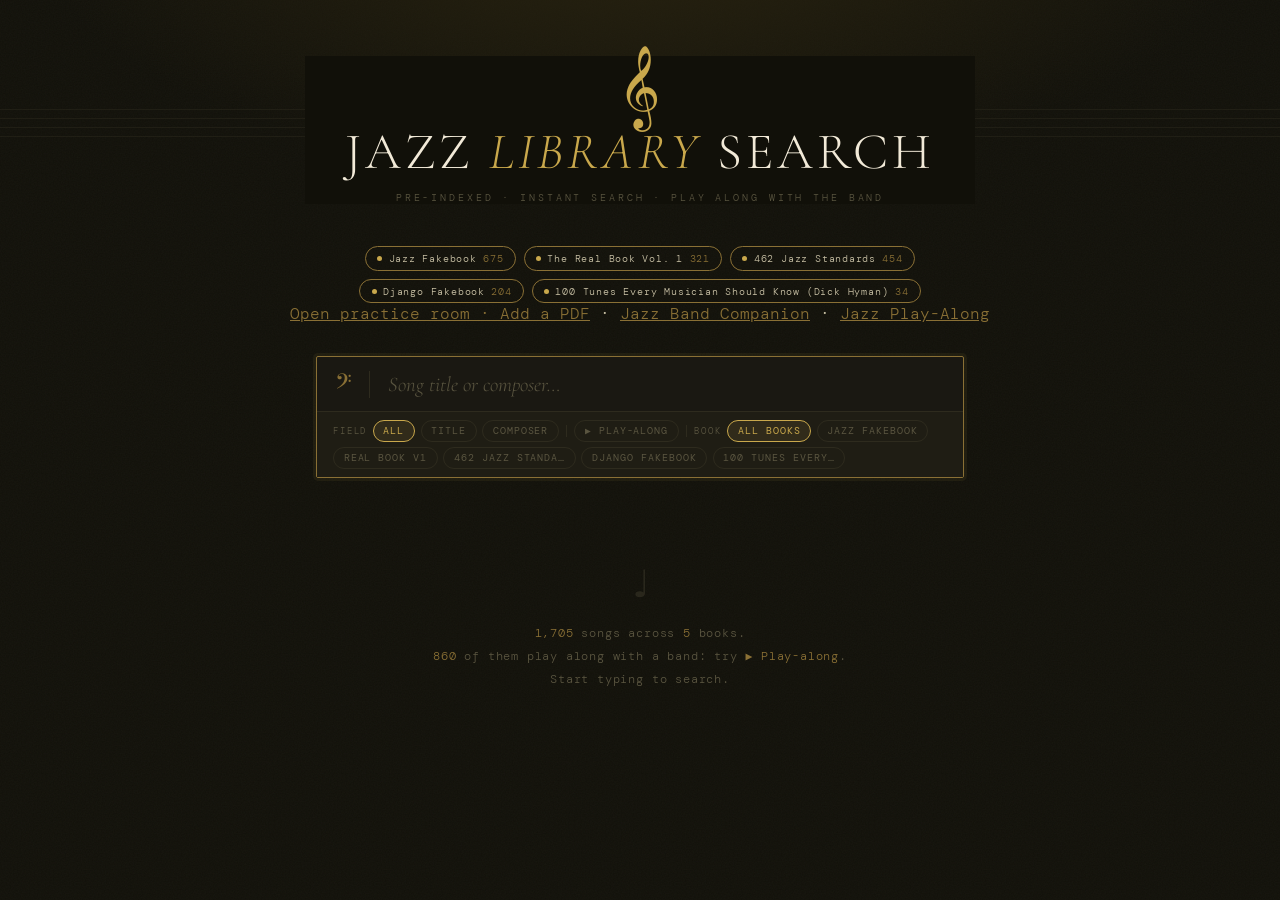
<file: index.html>
<!DOCTYPE html>
<html lang="en">
<head>
  <meta charset="UTF-8">
  <meta name="viewport" content="width=device-width, initial-scale=1.0">
  <title>Jazz Library Play-Along</title>
  <link rel="preconnect" href="https://fonts.googleapis.com">
  <link href="https://fonts.googleapis.com/css2?family=Cormorant+Garamond:ital,wght@0,300;0,400;0,600;1,300;1,400&family=DM+Mono:wght@300;400&display=swap" rel="stylesheet">
  <style>
    *, *::before, *::after { box-sizing: border-box; margin: 0; padding: 0; }

    :root {
      --bg:        #111009;
      --surface:   #1a1812;
      --card:      #1f1d14;
      --border:    #2e2b1e;
      --gold:      #c9a84c;
      --gold-soft: #8a7035;
      --amber:     #e8943a;
      --cream:     #f2ead8;
      --muted:     #5a5540;
      --text:      #ccc4a8;
      --red:       #b03020;
      --green:     #5a9e6f;
    }

    body {
      background: var(--bg);
      color: var(--text);
      font-family: 'DM Mono', monospace;
      font-weight: 300;
      min-height: 100vh;
      background-image:
        radial-gradient(ellipse 80% 50% at 50% -10%, #2a2410 0%, transparent 60%),
        url("data:image/svg+xml,%3Csvg xmlns='http://www.w3.org/2000/svg' width='300' height='300'%3E%3Cfilter id='n'%3E%3CfeTurbulence type='fractalNoise' baseFrequency='0.75' numOctaves='4' stitchTiles='stitch'/%3E%3C/filter%3E%3Crect width='300' height='300' filter='url(%23n)' opacity='0.035'/%3E%3C/svg%3E");
    }

    /* ── Header ── */
    header {
      padding: 3.5rem 2rem 2.5rem;
      text-align: center;
      position: relative;
    }
    header::before {
      content: '';
      position: absolute;
      left: 0; right: 0; top: 50%;
      transform: translateY(-50%);
      height: 44px;
      background: repeating-linear-gradient(
        to bottom,
        transparent 0, transparent 8px,
        var(--border) 8px, var(--border) 9px
      );
      opacity: 0.45;
      pointer-events: none;
    }
    .header-inner {
      position: relative;
      display: inline-block;
      background: var(--bg);
      padding: 0 2.5rem;
    }
    .treble {
      font-size: 4.5rem;
      line-height: 0.85;
      color: var(--gold);
      display: block;
      margin-bottom: 0.25rem;
      animation: breathe 6s ease-in-out infinite;
    }
    @keyframes breathe {
      0%,100% { filter: drop-shadow(0 2px 16px rgba(201,168,76,0.2)); }
      50%      { filter: drop-shadow(0 2px 28px rgba(201,168,76,0.5)); }
    }
    h1 {
      font-family: 'Cormorant Garamond', serif;
      font-size: clamp(1.8rem, 5vw, 3.2rem);
      font-weight: 300;
      color: var(--cream);
      letter-spacing: 0.08em;
      text-transform: uppercase;
    }
    h1 em { font-style: italic; color: var(--gold); }
    .tagline {
      font-size: 0.6rem;
      letter-spacing: 0.3em;
      text-transform: uppercase;
      color: var(--muted);
      margin-top: 0.5rem;
    }

    /* ── Library status strip ── */
    #lib-strip {
      max-width: 680px;
      margin: 0 auto;
      padding: 0 1rem;
      display: flex;
      flex-wrap: wrap;
      gap: 0.5rem;
      justify-content: center;
    }
    .lib-chip {
      font-size: 0.62rem;
      letter-spacing: 0.08em;
      padding: 0.3rem 0.7rem;
      border: 1px solid var(--border);
      border-radius: 20px;
      color: var(--muted);
      transition: border-color 0.3s, color 0.3s;
      display: flex;
      align-items: center;
      gap: 0.4rem;
    }
    .lib-chip.ready { border-color: var(--gold-soft); color: var(--text); }
    .lib-chip.error { border-color: #5a2020; color: #a05040; }
    .lib-chip .chip-dot {
      width: 5px; height: 5px; border-radius: 50%;
      background: var(--muted); flex-shrink: 0;
      transition: background 0.3s;
    }
    .lib-chip.ready .chip-dot { background: var(--gold); }
    .lib-chip.error .chip-dot { background: var(--red); }

    /* ── Search box ── */
    #search-wrap {
      max-width: 680px;
      margin: 2rem auto 0;
      padding: 0 1rem;
    }
    .search-outer {
      border: 1px solid var(--border);
      border-radius: 2px;
      background: var(--surface);
      transition: border-color 0.2s, box-shadow 0.2s;
    }
    .search-outer:focus-within {
      border-color: var(--gold-soft);
      box-shadow: 0 0 0 3px rgba(201,168,76,0.07);
    }
    .search-inner { display: flex; align-items: center; }
    .search-glyph {
      padding: 0 1.1rem;
      font-family: 'Cormorant Garamond', serif;
      font-size: 1.6rem;
      color: var(--gold-soft);
      border-right: 1px solid var(--border);
      padding-top: 0.1rem;
      user-select: none;
      line-height: 1;
    }
    #q {
      flex: 1;
      min-width: 0;
      background: transparent;
      border: none;
      outline: none;
      padding: 0.9rem 1.1rem;
      font-family: 'Cormorant Garamond', serif;
      font-size: 1.3rem;
      font-style: italic;
      font-weight: 300;
      color: var(--cream);
      caret-color: var(--gold);
    }
    #q::placeholder { color: var(--muted); }
    #q:disabled { opacity: 0.4; cursor: not-allowed; }

    .search-filters {
      display: flex;
      align-items: center;
      flex-wrap: wrap;
      gap: 0.35rem;
      padding: 0.5rem 1rem;
      border-top: 1px solid var(--border);
      background: var(--card);
    }
    .filter-label {
      font-size: 0.58rem;
      letter-spacing: 0.2em;
      text-transform: uppercase;
      color: var(--muted);
    }
    .pill {
      background: none;
      border: 1px solid var(--border);
      border-radius: 20px;
      color: var(--muted);
      font-family: 'DM Mono', monospace;
      font-size: 0.6rem;
      letter-spacing: 0.1em;
      text-transform: uppercase;
      padding: 0.2rem 0.6rem;
      cursor: pointer;
      transition: all 0.15s;
      white-space: nowrap;
    }
    .pill:hover  { border-color: var(--gold-soft); color: var(--text); }
    .pill.on     { background: rgba(201,168,76,0.1); border-color: var(--gold); color: var(--gold); }
    .pill-sep    { width: 1px; height: 12px; background: var(--border); margin: 0 0.1rem; }

    /* ── Results ── */
    #results-wrap {
      max-width: 680px;
      margin: 1.5rem auto 5rem;
      padding: 0 1rem;
    }
    .result-meta-bar {
      font-size: 0.6rem;
      letter-spacing: 0.12em;
      text-transform: uppercase;
      color: var(--muted);
      margin-bottom: 0.75rem;
    }
    .result-meta-bar strong { color: var(--gold); }

    .group-label {
      font-size: 0.56rem;
      letter-spacing: 0.28em;
      text-transform: uppercase;
      color: var(--gold-soft);
      padding: 1rem 0 0.35rem;
      border-top: 1px solid var(--border);
      margin-top: 0.3rem;
    }
    .group-label:first-child { border-top: none; margin-top: 0; padding-top: 0.1rem; }

    .result-row {
      display: grid;
      grid-template-columns: 1fr max-content;
      align-items: baseline;
      gap: 0.15rem 1.5rem;
      padding: 0.6rem 0.6rem;
      margin: 0 -0.6rem;
      border-radius: 2px;
      animation: fadeUp 0.18s ease both;
      cursor: pointer;
      transition: background 0.12s;
      text-decoration: none;
      color: inherit;
    }
    .result-row:hover { background: rgba(201,168,76,0.07); }
    .result-row:hover .result-title { color: var(--gold); }
    .result-row + .result-row { border-top: 1px solid #1c1a10; }
    @keyframes fadeUp {
      from { opacity: 0; transform: translateY(5px); }
      to   { opacity: 1; transform: translateY(0); }
    }
    .result-title {
      font-family: 'Cormorant Garamond', serif;
      font-size: 1.1rem;
      color: var(--cream);
      grid-column: 1; grid-row: 1;
      white-space: nowrap;
      overflow: hidden;
      text-overflow: ellipsis;
    }
    .result-composer {
      font-family: 'Cormorant Garamond', serif;
      font-size: 0.82rem;
      font-style: italic;
      color: var(--muted);
      grid-column: 1; grid-row: 2;
    }
    .result-page {
      grid-column: 2; grid-row: 1 / 3;
      text-align: right;
      font-size: 0.68rem;
      color: var(--gold-soft);
      letter-spacing: 0.04em;
      white-space: nowrap;
    }
    .result-page span {
      display: block;
      font-size: 0.52rem;
      letter-spacing: 0.18em;
      text-transform: uppercase;
      color: var(--muted);
      margin-bottom: 0.05rem;
    }

    mark {
      background: rgba(201,168,76,0.17);
      color: var(--gold);
      border-radius: 1px;
      padding: 0 1px;
    }

    /* ── States ── */
    .state-box {
      text-align: center;
      padding: 3.5rem 1rem;
      color: var(--muted);
    }
    .state-box .icon { font-size: 2.5rem; display: block; margin-bottom: 0.75rem; opacity: 0.3; }
    .state-box p { font-size: 0.72rem; letter-spacing: 0.07em; line-height: 2; }
    .state-box em { color: var(--gold-soft); font-style: normal; }

    .error-box {
      border: 1px solid #5a2020;
      border-radius: 2px;
      padding: 1rem 1.2rem;
      font-size: 0.7rem;
      color: #c07060;
      line-height: 1.8;
      letter-spacing: 0.04em;
    }
    .error-box strong { display: block; color: #d08070; margin-bottom: 0.3rem; }

    ::-webkit-scrollbar { width: 5px; }
    ::-webkit-scrollbar-track { background: transparent; }
    ::-webkit-scrollbar-thumb { background: var(--border); border-radius: 3px; }
    .result-row.has-play { grid-template-columns: 1fr max-content max-content; }
    @media (max-width: 560px) {
      header { padding: 2rem 1rem 1.4rem; }
      .header-inner { padding: 0 1rem; }
      .treble { font-size: 3.2rem; }
      #search-wrap { margin-top: 1.4rem; padding: 0 0.75rem; }
      #results-wrap { padding: 0 0.75rem; }
      .search-glyph { padding: 0 0.8rem; }
      #q { font-size: 1.15rem; padding: 0.8rem 0.8rem; }
      .result-row { margin: 0; padding: 0.6rem 0.2rem; }
      .result-row.has-play { grid-template-columns: 1fr max-content; }
      .result-row .play-badge { grid-column: 2; grid-row: 2; margin: 0.25rem 0 0; justify-self: end; }
      .result-title { white-space: normal; }
    }
    @media (pointer: coarse) {
      .pill { padding: 0.45rem 0.8rem; }
      .result-row .play-badge { padding: 0.5rem 0.9rem; }
      #q { font-size: max(16px, 1.15rem); }
    }
    .pill.play-pill.on { background: var(--gold); color: var(--bg); border-color: var(--gold); }
  </style>
  <link rel="stylesheet" href="app/player.css">
</head>
<body>

<header>
  <div class="header-inner">
    <span class="treble">𝄞</span>
    <h1>Jazz <em>Library</em> Search</h1>
    <p class="tagline">Pre-indexed · Instant search · Play along with the band</p>
  </div>
</header>

<div id="lib-strip"><!-- Book chips injected here --></div>
<p style="text-align:center"><a style="color:var(--gold-soft)" href="practice.html">Open practice room · Add a PDF</a> · <a style="color:var(--gold-soft)" href="companion.html">Jazz Band Companion</a> · <a style="color:var(--gold-soft)" href="https://mrhowelliii.github.io/jazz-play-along/">Jazz Play-Along</a></p>

<div id="search-wrap">
  <div class="search-outer">
    <div class="search-inner">
      <div class="search-glyph">𝄢</div>
      <input type="text" id="q" placeholder="Song title or composer…"
             autocomplete="off" spellcheck="false" autocorrect="off" disabled>
    </div>
    <div class="search-filters">
      <span class="filter-label">Field</span>
      <button class="pill on" data-f="all">All</button>
      <button class="pill" data-f="title">Title</button>
      <button class="pill" data-f="composer">Composer</button>
      <div class="pill-sep"></div>
      <button class="pill play-pill" type="button" id="play-pill" title="Only songs the band can play along with">▶ Play-along</button>
      <div class="pill-sep"></div>
      <span class="filter-label">Book</span>
      <button class="pill on" data-f="all-books">All books</button>
      <!-- per-book pills injected here -->
    </div>
  </div>
</div>

<section id="player" aria-label="Play-along player"></section>

<div id="results-wrap">
  <div class="state-box">
    <span class="icon">♩</span>
    <p>Loading index…</p>
  </div>
</div>

<script type="module">
import { Player, normTitle } from './app/player.js';
let playableOnly = false;
const leadsById = {};
let player = null;
// ── State ─────────────────────────────────────────────────────────────────────
let allSongs    = [];
let fieldFilter = 'all';
let bookFilter  = 'all-books';
let timer       = null;

// ── Helpers ───────────────────────────────────────────────────────────────────
const esc = s => String(s||'')
  .replace(/&/g,'&amp;').replace(/</g,'&lt;').replace(/>/g,'&gt;').replace(/"/g,'&quot;');

function highlight(text, q) {
  if (!q || !text) return esc(text);
  const safe = esc(text);
  const words = q.replace(/[.*+?^${}()|[\]\\]/g,'\\$&').split(/\s+/).filter(Boolean);
  if (!words.length) return safe;
  return safe.replace(new RegExp(`(${words.join('|')})`, 'gi'), '<mark>$1</mark>');
}

// ── Pills ─────────────────────────────────────────────────────────────────────
function attachPillListeners() {
  document.querySelectorAll('.pill').forEach(p => {
    p.addEventListener('click', () => {
      const f = p.dataset.f;
      if (!f) return;                       /* the play-along pill has its own handler */
      const isField = ['all','title','composer'].includes(f);
      const isBook  = f === 'all-books' || f.startsWith('book:');

      if (isField) {
        document.querySelectorAll('.pill[data-f="all"],.pill[data-f="title"],.pill[data-f="composer"]')
          .forEach(b => b.classList.remove('on'));
        fieldFilter = f;
      }
      if (isBook) {
        document.querySelectorAll('.pill[data-f="all-books"],.pill[data-f^="book:"]')
          .forEach(b => b.classList.remove('on'));
        bookFilter = f;
      }
      p.classList.add('on');
      doSearch();
    });
  });
}

function addBookPills(books) {
  const filters = document.querySelector('.search-filters');
  books.forEach(b => {
    const pill = document.createElement('button');
    pill.className = 'pill';
    pill.dataset.f  = `book:${b.id}`;
    // Shorten title for pill: strip "The", abbreviate "Vol."
    pill.textContent = b.title
      .replace(/^The\s+/i, '')
      .replace(/Volume\s*/i, 'Vol. ')
      .replace(/Vol\.\s*(\d)/, 'V$1');
    if (pill.textContent.length > 16) pill.textContent = pill.textContent.slice(0, 15) + '…';
    pill.title = b.title;
    filters.appendChild(pill);
  });
  attachPillListeners();
}

// ── Library chips ─────────────────────────────────────────────────────────────
function buildLibStrip(books) {
  const strip = document.getElementById('lib-strip');
  strip.innerHTML = books.map(b => `
    <div class="lib-chip${b.error ? ' error' : ' ready'}" data-id="${esc(b.id)}">
      <div class="chip-dot"></div>
      <span>${esc(b.title)}</span>
      ${b.songs ? `<span style="color:var(--gold-soft)">${b.songs.length}</span>` : ''}
      ${b.error ? '<span style="color:#a05040">error</span>' : ''}
    </div>
  `).join('');
}

// ── Search ────────────────────────────────────────────────────────────────────
document.getElementById('q').addEventListener('input', () => {
  clearTimeout(timer);
  timer = setTimeout(doSearch, 180);
});

function doSearch() {
  const q    = document.getElementById('q').value.trim();
  const wrap = document.getElementById('results-wrap');

  if (!q && playableOnly) return showResults(allSongs.filter(s => s.lead).sort((a, b) => a.title.localeCompare(b.title)), '');
  if (!q) {
    wrap.innerHTML = `
      <div class="state-box">
        <span class="icon">♩</span>
        <p><em>${allSongs.length.toLocaleString()}</em> songs ready.<br>
        Type a title or composer name above.</p>
      </div>`;
    return;
  }

  const words = q.toLowerCase().split(/\s+/).filter(Boolean);
  const bookId = bookFilter.startsWith('book:') ? bookFilter.slice(5) : null;

  const results = allSongs.filter(s => {
    if (playableOnly && !s.lead) return false;
    if (bookId && s.bookId !== bookId) return false;
    const inTitle    = words.every(w => s.title.toLowerCase().includes(w));
    const inComposer = s.composer && words.every(w => s.composer.toLowerCase().includes(w));
    if (fieldFilter === 'title')    return inTitle;
    if (fieldFilter === 'composer') return inComposer;
    return inTitle || inComposer;
  });

  // Sort: title-starts-with match first, then alpha
  results.sort((a, b) => {
    const ql = q.toLowerCase();
    const as = a.title.toLowerCase().startsWith(ql) ? 0 : 1;
    const bs = b.title.toLowerCase().startsWith(ql) ? 0 : 1;
    return as !== bs ? as - bs : a.title.localeCompare(b.title);
  });

  showResults(results, q);
}

function showResults(results, q) {
  const wrap = document.getElementById('results-wrap');
  if (results.length === 0) {
    wrap.innerHTML = `
      <div class="state-box">
        <span class="icon">𝄽</span>
        <p>${q ? `No results for <em>${esc(q)}</em>.<br>Try a different spelling.` : 'No play-along songs yet.'}</p>
      </div>`;
    return;
  }

  // Group by book
  const groups = {};
  const groupOrder = [];
  for (const s of results) {
    if (!groups[s.bookId]) { groups[s.bookId] = { title: s.bookTitle, songs: [] }; groupOrder.push(s.bookId); }
    groups[s.bookId].songs.push(s);
  }

  const multiBook = groupOrder.length > 1;
  let html = `<div class="result-meta-bar"><strong>${results.length}</strong> ${q ? `result${results.length!==1?'s':''} for "${esc(q)}"` : 'play-along songs'}</div>`;

  for (const bid of groupOrder) {
    const g = groups[bid];
    if (multiBook) html += `<div class="group-label">${esc(g.title)}</div>`;
    g.songs.forEach((s, i) => {
      const pdfUrl  = s.file ? encodeURI(s.file) : '';
      const pageNum = s.page ? s.page + (s.offset || 0) : null;
      const href    = pdfUrl && pageNum ? `${pdfUrl}#page=${pageNum}` : pdfUrl;
      const play    = !!s.lead;
      const tag     = href && !play ? 'a' : 'div';
      const linkAttr = href && !play ? `href="${href}" target="_blank" rel="noopener"` : play ? `data-lead="${esc(s.lead)}" role="button" tabindex="0"` : '';
      html += `
        <${tag} class="result-row${play ? ' has-play' : ''}" ${linkAttr} style="animation-delay:${Math.min(i,20)*18}ms">
          <div class="result-title">${highlight(s.title, q)}</div>
          <div class="result-page">${play && href ? `<a href="${href}" target="_blank" rel="noopener" title="Open the PDF page" onclick="event.stopPropagation()"><span>page</span>${s.page||'—'}</a>` : `<span>page</span>${s.page||'—'}`}</div>
          ${s.composer ? `<div class="result-composer">${highlight(s.composer, q)}</div>` : ''}
          ${play ? `<button class="play-badge" type="button"${s.leadNote ? ` title="${esc(s.leadNote)}"` : ''}>▶ Play along${s.leadNote ? ' *' : ''}</button>` : ''}
        </${tag}>`;
    });
  }

  wrap.innerHTML = html;
  wrap.querySelectorAll('[data-lead]').forEach(el => {
    const go = () => openSong(el.dataset.lead);
    el.addEventListener('click', go);
    el.addEventListener('keydown', e => { if (e.key === 'Enter') go(); });
  });
}

// ── Load songs.json ───────────────────────────────────────────────────────────
async function init() {
  const wrap = document.getElementById('results-wrap');

  let data;
  try {
    const res = await fetch('songs.json');
    if (!res.ok) throw new Error(`HTTP ${res.status}`);
    data = await res.json();
  } catch (err) {
    wrap.innerHTML = `
      <div class="error-box">
        <strong>⚠ Could not load songs.json</strong>
        This usually means the GitHub Actions indexer hasn't run yet,
        or songs.json hasn't been committed to the repo.<br><br>
        Go to your repo → Actions tab → run the workflow manually,
        or push any change to trigger it.
        <br><br><code style="color:#7a7a7a">${esc(err.message)}</code>
      </div>`;
    return;
  }

  // Flatten into allSongs array
  allSongs = [];
  for (const book of data) {
    if (book.songs) {
      for (const s of book.songs) {
        allSongs.push({ ...s, bookId: book.id, bookTitle: book.title, file: book.file, offset: book.offset || 0 });
      }
    }
  }

  // lead sheets (melody + chords) parsed from the PDFs: attach them to the index, add the ones it lacks
  const books = {};
  for (const b of data) books[b.id] = { title: b.title, file: b.file, offset: b.offset || 0 };
  try {
    const lr = await fetch('leads/462jazz.json');
    if (lr.ok) {
      const leads = await lr.json();
      const book = data.find(b => b.id === '462jazz');
      const byPage = {};
      for (const L of leads) { leadsById[L.id] = L; for (const pg of L.pages.slice(0, 1)) byPage[pg] = L; }
      const matched = new Set();
      for (const s of allSongs) {
        if (s.bookId !== '462jazz' || !s.page) continue;
        const L = byPage[s.page + (s.offset || 0)];
        if (L) { s.lead = L.id; matched.add(L.id); }
      }
      // the same tune in the scanned books plays the 462 Jazz Standards lead sheet (matched by title)
      const byTitle = new Map();
      for (const L of leads) { const k = normTitle(L.title); if (k && !byTitle.has(k)) byTitle.set(k, L.id); }
      for (const s of allSongs) {
        if (s.lead || s.bookId === '462jazz') continue;
        const id = byTitle.get(normTitle(String(s.title).replace(/\(also known as.*$/i, '').replace(/\s+--.*$/, '')));
        if (id) { s.lead = id; s.leadNote = 'Plays the 462 Jazz Standards chart of this tune'; }
      }
      for (const L of leads) {
        if (matched.has(L.id) || !book) continue;
        allSongs.push({ title: L.title, composer: L.composer, page: L.page - (book.offset || 0), bookId: book.id,
                        bookTitle: book.title, file: book.file, offset: book.offset || 0, lead: L.id });
      }
    }
    // songs read from the scanned books (homr + Tesseract), when they passed the checks
    for (const file of ['leads/jazzfake.json']) {
      const r = await fetch(file);
      if (!r.ok) continue;
      for (const L of await r.json()) {
        leadsById[L.id] = L;
        const book = data.find(b => b.id === L.book);
        const s = allSongs.find(x => x.bookId === L.book && !x.leadScan && normTitle(x.title) === normTitle(L.title));
        if (s) { if (!s.lead) { s.lead = L.id; s.leadScan = true; } }     // an exact 462 chart of the tune wins
        else if (book) allSongs.push({ title: L.title, composer: L.composer, page: L.page - (book.offset || 0), bookId: book.id,
                                       bookTitle: book.title, file: book.file, offset: book.offset || 0, lead: L.id, leadScan: true });
      }
    }
  } catch (err) { console.warn('lead sheets not loaded', err); }
  player = new Player(document.getElementById('player'), books);
  player.onclose = () => { document.getElementById('q').focus(); };
  window.addEventListener('popstate', route);

  document.getElementById('play-pill').addEventListener('click', e => {
    playableOnly = !playableOnly;
    e.currentTarget.classList.toggle('on', playableOnly);
    doSearch();
  });

  buildLibStrip(data);
  addBookPills(data.filter(b => !b.error));

  const input = document.getElementById('q');
  input.disabled = false;
  input.focus();

  wrap.innerHTML = `
    <div class="state-box">
      <span class="icon">♩</span>
      <p><em>${allSongs.length.toLocaleString()}</em> songs across <em>${data.length}</em> books.<br>
      <em>${allSongs.filter(s => s.lead).length}</em> of them play along with a band: try <em>▶ Play-along</em>.<br>
      Start typing to search.</p>
    </div>`;
}

function openSong(id) {
  const L = leadsById[id];
  if (!L || !player) return;
  location.assign('https://mrhowelliii.github.io/jazz-play-along/#play=' + encodeURIComponent(id));
}
function route() {
  const m = location.hash.match(/^#play=(.+)$/);
  if (m && leadsById[decodeURIComponent(m[1])]) location.replace('https://mrhowelliii.github.io/jazz-play-along/' + location.hash);
  else if (player) player.close();
}

init().then(() => { if (player) route(); });
</script>
</body>
</html>
</file>
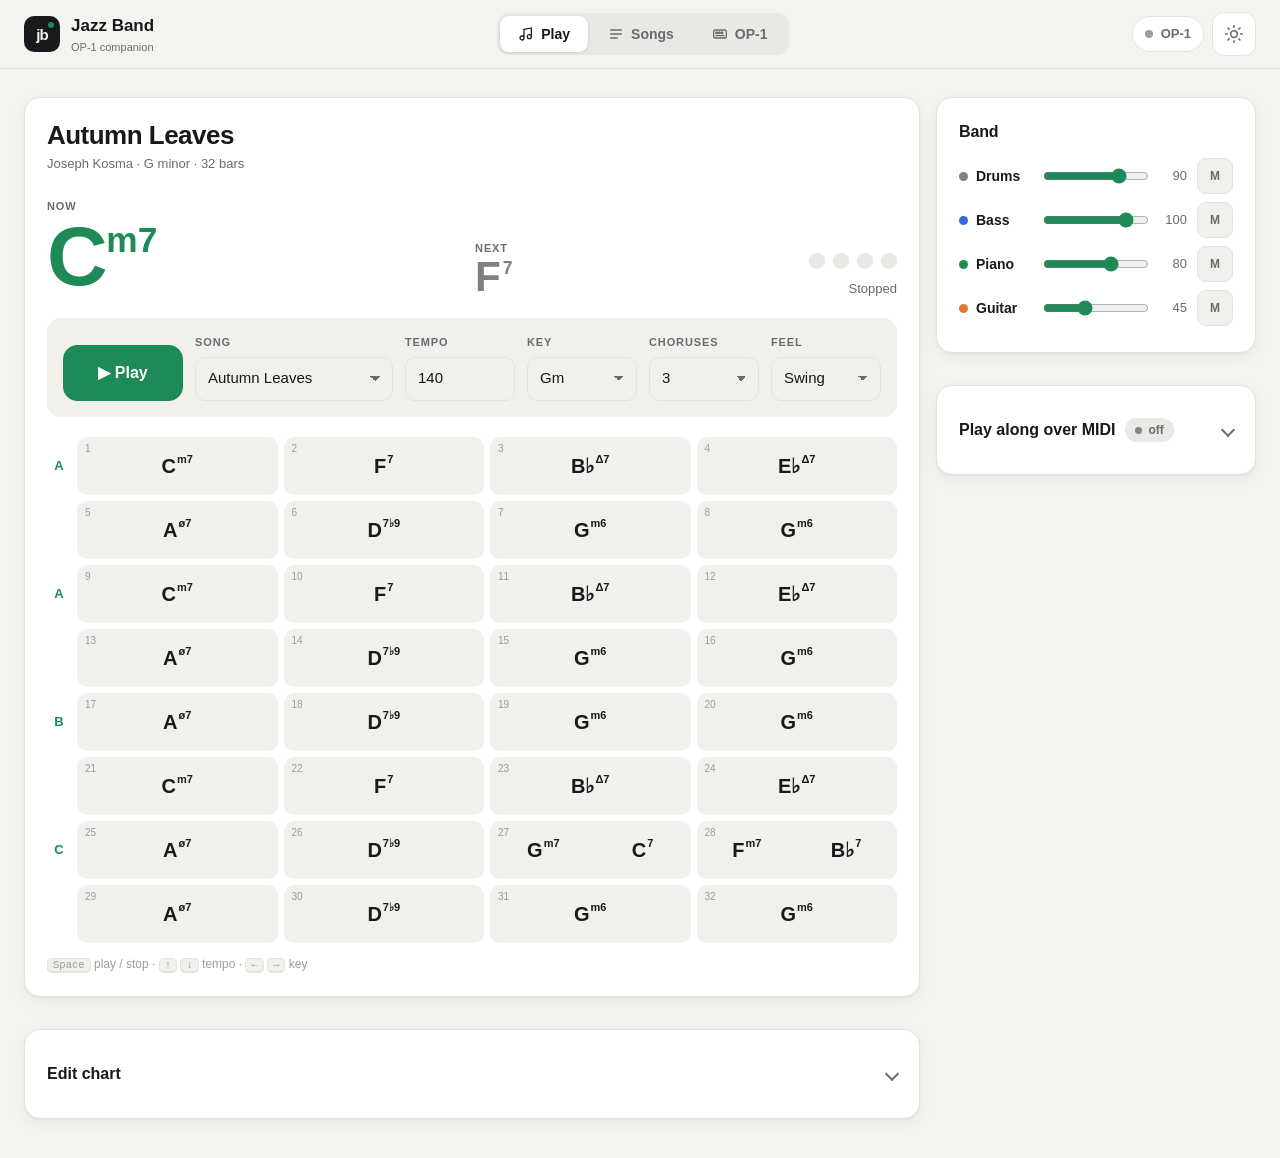
<file: companion.html>
<!DOCTYPE html>
<html lang="en">
<head>
<meta charset="utf-8">
<meta name="viewport" content="width=device-width, initial-scale=1, viewport-fit=cover">
<meta name="color-scheme" content="light dark">
<meta name="theme-color" content="#f4f3ef" media="(prefers-color-scheme: light)">
<meta name="theme-color" content="#0d0e10" media="(prefers-color-scheme: dark)">
<meta name="apple-mobile-web-app-capable" content="yes">
<meta name="apple-mobile-web-app-title" content="Jazz Band">
<title>Jazz Band — OP-1 companion</title>
<script>/* theme before first paint: saved choice, else the system's */
try { const t = localStorage.getItem('jb.theme'); if (t === 'light' || t === 'dark') document.documentElement.dataset.theme = t; } catch (e) {}
</script>
<style>
  /* ---------- tokens: light (default), dark (system or chosen) ---------- */
  :root {
    color-scheme: light;
    --bg:#f4f3ef; --surface:#ffffff; --surface-2:#f1f0eb; --surface-3:#e9e8e2; --line:#e4e2dc; --line-strong:#cbc8c0;
    --text:#18191b; --dim:#686b70; --faint:#9a9da2;
    --accent:#1d8a58; --accent-hover:#177249; --accent-ink:#ffffff; --accent-soft:#e3f2e9; --accent-line:#a9d8bd;
    --now:var(--accent); --danger:#d9443a; --danger-soft:#fbe9e7; --warn:#b4621f; --warn-soft:#fbf0e4;
    --drums:#7b8189; --bass:#2f6be0; --piano:#1d8a58; --guitar:#e07a2f; --synth:#8a5cf0;
    --shadow:0 1px 2px rgba(20,20,15,.06), 0 4px 16px rgba(20,20,15,.05);
    --radius:16px; --radius-sm:10px; --tap:44px;
    --font:-apple-system, BlinkMacSystemFont, "SF Pro Text", "Inter", "Segoe UI", "Helvetica Neue", sans-serif;
    --mono:ui-monospace, "SF Mono", Menlo, monospace;
  }
  :root[data-theme=dark] {
    color-scheme: dark;
    --bg:#0d0e10; --surface:#16181b; --surface-2:#1c1f23; --surface-3:#24282d; --line:#262a2f; --line-strong:#363b42;
    --text:#eceef0; --dim:#9aa0a8; --faint:#6b7179;
    --accent:#3fd18a; --accent-hover:#5fe0a0; --accent-ink:#062014; --accent-soft:rgba(63,209,138,.13); --accent-line:rgba(63,209,138,.4);
    --danger:#ff6259; --danger-soft:rgba(255,98,89,.14); --warn:#f0a050; --warn-soft:rgba(240,160,80,.13);
    --drums:#b7bcc4; --bass:#5b8cff; --piano:#3fd18a; --guitar:#ff9350; --synth:#b38cff;
    --shadow:0 1px 2px rgba(0,0,0,.4), 0 8px 24px rgba(0,0,0,.25);
  }
  @media (prefers-color-scheme: dark) {
    :root:not([data-theme=light]) {
      color-scheme: dark;
      --bg:#0d0e10; --surface:#16181b; --surface-2:#1c1f23; --surface-3:#24282d; --line:#262a2f; --line-strong:#363b42;
      --text:#eceef0; --dim:#9aa0a8; --faint:#6b7179;
      --accent:#3fd18a; --accent-hover:#5fe0a0; --accent-ink:#062014; --accent-soft:rgba(63,209,138,.13); --accent-line:rgba(63,209,138,.4);
      --danger:#ff6259; --danger-soft:rgba(255,98,89,.14); --warn:#f0a050; --warn-soft:rgba(240,160,80,.13);
      --drums:#b7bcc4; --bass:#5b8cff; --piano:#3fd18a; --guitar:#ff9350; --synth:#b38cff;
      --shadow:0 1px 2px rgba(0,0,0,.4), 0 8px 24px rgba(0,0,0,.25);
    }
  }

  /* ---------- base ---------- */
  * { box-sizing:border-box; }
  html { -webkit-text-size-adjust:100%; }
  body { margin:0; background:var(--bg); color:var(--text); font:15px/1.5 var(--font); -webkit-font-smoothing:antialiased; }
  button, input, select, textarea { font:inherit; color:inherit; }
  [hidden] { display:none!important; }
  a { color:var(--accent); }
  code, kbd { font-family:var(--mono); font-size:.88em; }
  code { background:var(--surface-2); padding:1px 5px; border-radius:5px; }
  kbd { background:var(--surface-2); border:1px solid var(--line); border-bottom-width:2px; border-radius:5px; padding:0 5px; }
  h1, h2, h3 { margin:0; letter-spacing:-.01em; }
  p { margin:0; }
  button:focus-visible, a:focus-visible, summary:focus-visible, input:focus-visible, textarea:focus-visible, select:focus-visible { outline:3px solid var(--accent-line); outline-offset:2px; }
  ::selection { background:var(--accent-soft); }

  /* ---------- controls ---------- */
  .btn { display:inline-flex; align-items:center; justify-content:center; gap:8px; min-height:var(--tap); padding:0 18px; border-radius:12px;
         border:1px solid var(--line-strong); background:var(--surface); font-size:14px; font-weight:600; cursor:pointer; white-space:nowrap;
         transition:background .12s, border-color .12s, transform .06s; -webkit-tap-highlight-color:transparent; }
  .btn:hover { background:var(--surface-2); }
  .btn:active { transform:scale(.98); }
  .btn.primary, .btn.play { background:var(--accent); border-color:var(--accent); color:var(--accent-ink); }
  .btn.primary:hover, .btn.play:hover { background:var(--accent-hover); border-color:var(--accent-hover); }
  .btn.play.stop { background:var(--danger); border-color:var(--danger); color:#fff; }
  .btn.ghost { border-color:transparent; background:transparent; }
  .btn.ghost:hover { background:var(--surface-2); }
  button:disabled { opacity:.42; cursor:default; transform:none!important; }
  .text-btn { background:none; border:0; color:var(--accent); font-size:14px; font-weight:600; padding:8px 10px; min-height:36px; border-radius:8px; cursor:pointer; }
  .text-btn:hover { background:var(--accent-soft); }
  .icon-btn { width:var(--tap); height:var(--tap); padding:0; display:grid; place-items:center; border-radius:12px; border:1px solid var(--line); background:var(--surface); cursor:pointer; color:var(--dim); }
  .icon-btn:hover { color:var(--text); background:var(--surface-2); }
  .icon-btn svg { width:20px; height:20px; }
  select, input[type=number], input[type=search], input[type=text], input:not([type]), textarea {
    background:var(--surface-2); border:1px solid var(--line); border-radius:10px; min-height:var(--tap); padding:0 12px; font-size:15px; width:100%; }
  select { appearance:none; -webkit-appearance:none; padding-right:32px; cursor:pointer;
    background-image:linear-gradient(45deg,transparent 50%,var(--dim) 50%),linear-gradient(135deg,var(--dim) 50%,transparent 50%);
    background-position:calc(100% - 17px) 50%, calc(100% - 12px) 50%; background-size:5px 5px; background-repeat:no-repeat; }
  textarea { padding:12px; min-height:150px; font:13px/1.55 var(--mono); resize:vertical; }
  input[type=range] { width:100%; accent-color:var(--accent); height:28px; }
  input[type=checkbox] { width:20px; height:20px; accent-color:var(--accent); flex-shrink:0; }
  input[type=file] { max-width:100%; font-size:13px; }
  .field { display:flex; flex-direction:column; gap:6px; min-width:0; }
  .label { font-size:11px; font-weight:650; letter-spacing:.08em; text-transform:uppercase; color:var(--dim); }
  .check { display:flex; gap:10px; align-items:center; min-height:36px; font-size:14px; cursor:pointer; }
  .note { color:var(--dim); font-size:13px; }
  .eyebrow { font-size:11px; font-weight:700; letter-spacing:.1em; text-transform:uppercase; color:var(--dim); }
  .count { font-size:12px; font-weight:650; padding:2px 8px; border-radius:99px; background:var(--surface-3); color:var(--dim); letter-spacing:0; }
  .pill { display:inline-flex; align-items:center; gap:6px; font-size:12px; font-weight:600; padding:3px 10px; border-radius:99px; background:var(--surface-3); color:var(--dim); white-space:nowrap; }
  .pill.ok { background:var(--accent-soft); color:var(--accent); }
  .pill::before { content:""; width:7px; height:7px; border-radius:50%; background:currentColor; opacity:.8; }
  .ok { color:var(--accent); } .warn { color:var(--warn); }
  details > summary { cursor:pointer; list-style:none; display:flex; align-items:center; gap:10px; min-height:var(--tap); font-weight:600; }
  details > summary::-webkit-details-marker { display:none; }
  details > summary::after { content:""; margin-left:auto; width:8px; height:8px; border-right:2px solid var(--dim); border-bottom:2px solid var(--dim); transform:rotate(45deg); transition:transform .15s; flex-shrink:0; }
  details[open] > summary::after { transform:rotate(-135deg); }
  .status-box, .device-status { background:var(--surface-2); border-radius:10px; padding:12px 14px; font-size:14px; color:var(--dim); overflow-wrap:anywhere; }
  .row-actions, .library-tools, .transfer-actions { display:flex; flex-wrap:wrap; gap:10px; align-items:center; }

  /* ---------- shell ---------- */
  .app { min-height:100vh; padding-bottom:40px; }
  .topbar { position:sticky; top:0; z-index:20; display:flex; align-items:center; gap:20px; padding:12px max(24px, env(safe-area-inset-right)) 12px max(24px, env(safe-area-inset-left));
    padding-top:max(12px, env(safe-area-inset-top)); background:color-mix(in srgb, var(--bg) 82%, transparent); backdrop-filter:saturate(1.4) blur(16px); -webkit-backdrop-filter:saturate(1.4) blur(16px); border-bottom:1px solid var(--line); }
  .brand { display:flex; align-items:center; gap:11px; color:var(--text); text-decoration:none; font-weight:700; font-size:17px; white-space:nowrap; }
  .brand small { display:block; font-size:11px; font-weight:500; color:var(--dim); letter-spacing:0; }
  .brand-mark { width:36px; height:36px; border-radius:10px; background:var(--text); color:var(--bg); display:grid; place-items:center; font:700 15px/1 var(--font); letter-spacing:-1px; position:relative; }
  .brand-mark::after { content:""; position:absolute; right:6px; top:6px; width:6px; height:6px; border-radius:50%; background:var(--accent); }
  .tabs { display:flex; gap:2px; padding:3px; background:var(--surface-3); border-radius:12px; margin:0 auto; }
  .tabs .nav-tab { border:0; background:transparent; min-height:36px; padding:0 18px; border-radius:9px; font-size:14px; font-weight:600; color:var(--dim); cursor:pointer; display:flex; align-items:center; gap:7px; }
  .tabs .nav-tab svg { width:16px; height:16px; }
  .tabs .nav-tab.active { background:var(--surface); color:var(--text); box-shadow:0 1px 3px rgba(0,0,0,.12); }
  .top-right { display:flex; align-items:center; gap:8px; }
  .device-chip { display:flex; align-items:center; gap:8px; min-height:36px; padding:0 12px; border-radius:99px; border:1px solid var(--line); background:var(--surface); color:var(--dim); font-size:13px; font-weight:600; cursor:pointer; white-space:nowrap; }
  .device-chip i { width:8px; height:8px; border-radius:50%; background:var(--faint); }
  .device-chip.ok { color:var(--text); } .device-chip.ok i { background:var(--accent); box-shadow:0 0 0 3px var(--accent-soft); }
  .device-chip.busy i { background:var(--warn); animation:pulse 1s infinite alternate; }
  .device-chip.off i { background:var(--danger); }
  @keyframes pulse { to { opacity:.35; } }
  .theme-toggle .moon { display:none; }
  :root[data-theme=dark] .theme-toggle .sun { display:none; } :root[data-theme=dark] .theme-toggle .moon { display:block; }
  @media (prefers-color-scheme: dark) { :root:not([data-theme=light]) .theme-toggle .sun { display:none; } :root:not([data-theme=light]) .theme-toggle .moon { display:block; } }

  .tabbar { display:none; }
  .view { display:none; max-width:1280px; margin:0 auto; padding:28px max(24px, env(safe-area-inset-right)) 0 max(24px, env(safe-area-inset-left)); }
  .app[data-view=practice] .view[data-view=practice], .app[data-view=library] .view[data-view=library], .app[data-view=device] .view[data-view=device] { display:block; animation:fade .18s ease; }
  @keyframes fade { from { opacity:0; transform:translateY(4px); } }
  .view-head { display:flex; align-items:flex-end; justify-content:space-between; gap:16px; margin-bottom:22px; flex-wrap:wrap; }
  .view-head h1 { font-size:30px; font-weight:750; letter-spacing:-.025em; line-height:1.15; }
  .view-head p { color:var(--dim); margin-top:4px; }
  .card { background:var(--surface); border:1px solid var(--line); border-radius:var(--radius); padding:22px; box-shadow:var(--shadow); min-width:0; }
  .card + .card, .stack > * + * { margin-top:16px; }
  .card-head { display:flex; align-items:center; justify-content:space-between; gap:12px; margin-bottom:14px; flex-wrap:wrap; }
  .card-head h2 { font-size:18px; font-weight:700; display:flex; align-items:center; gap:8px; }
  .card-head p { color:var(--dim); font-size:14px; margin-top:2px; }
  .card > details > summary { font-size:16px; }

  /* ---------- play ---------- */
  .play-grid { display:grid; grid-template-columns:minmax(0,1fr) 320px; gap:16px; align-items:start; }
  .play-grid > .card + .card { margin-top:0; }
  .play-main { display:flex; flex-direction:column; gap:16px; min-width:0; }
  .play-side { display:flex; flex-direction:column; gap:16px; position:sticky; top:84px; }
  .song-head { display:flex; justify-content:space-between; align-items:flex-start; gap:14px; }
  .song-head h1 { font-size:26px; font-weight:750; letter-spacing:-.02em; line-height:1.2; }
  .song-head .note { margin-top:3px; }
  .now { display:grid; grid-template-columns:minmax(0,1.3fr) minmax(0,1fr) auto; gap:20px; align-items:end; margin:24px 0 6px; }
  .big { font-size:84px; font-weight:750; line-height:1; letter-spacing:-.04em; color:var(--now); min-height:84px; white-space:nowrap; }
  .mid { font-size:42px; font-weight:650; line-height:1; color:var(--text); opacity:.55; min-height:42px; white-space:nowrap; }
  .big sup, .mid sup { font-size:.42em; font-weight:650; vertical-align:.95em; margin-left:2px; letter-spacing:0; }
  .beats { display:flex; gap:8px; margin-bottom:10px; justify-content:flex-end; }
  .beat { width:16px; height:16px; border-radius:50%; background:var(--surface-3); transition:background .05s, transform .05s; }
  .beat.on { background:var(--now); transform:scale(1.15); }
  .status { color:var(--dim); font-size:13px; font-variant-numeric:tabular-nums; text-align:right; white-space:nowrap; }
  .status b { color:var(--text); }
  .transport { display:grid; grid-template-columns:auto minmax(0,1.8fr) repeat(4, minmax(0,1fr)); gap:12px; align-items:end; padding:16px; margin:20px 0 0; background:var(--surface-2); border-radius:14px; }
  .transport .btn.play { min-height:56px; min-width:120px; font-size:16px; border-radius:14px; }
  .keys { color:var(--faint); font-size:12px; margin-top:12px; }
  .chart { margin-top:20px; display:grid; gap:6px; }
  .row { display:grid; grid-template-columns:24px repeat(4, minmax(0,1fr)); gap:6px; }
  .sec { color:var(--accent); font-weight:750; display:flex; align-items:center; justify-content:center; font-size:13px; }
  .bar { position:relative; height:58px; background:var(--surface-2); border:1px solid transparent; border-radius:10px; display:flex; align-items:center; justify-content:space-around; font-size:20px; font-weight:650; transition:background .08s, border-color .08s; min-width:0; overflow:hidden; }
  .bar sup { font-size:11px; font-weight:650; margin-left:1px; vertical-align:.9em; }
  .bar .n { position:absolute; top:3px; left:7px; font-size:10px; color:var(--faint); font-weight:500; }
  .bar.cur { background:var(--accent-soft); border-color:var(--accent-line); }
  .bar .ch { padding:0 5px; border-radius:7px; }
  .bar .ch.cur { color:var(--accent-ink); background:var(--now); }
  .editor .ed-fields { display:grid; grid-template-columns:minmax(0,2fr) minmax(0,1fr) minmax(0,1.3fr); gap:12px; margin:14px 0 12px; }
  .editor .note { margin-top:6px; }
  .inline { display:flex; gap:8px; }

  .mix h2, .midi h2 { font-size:16px; font-weight:700; display:flex; align-items:center; justify-content:space-between; gap:8px; margin-bottom:10px; }
  .mixrow { display:grid; grid-template-columns:minmax(0,1fr) auto; gap:10px; align-items:center; }
  .slider { display:grid; grid-template-columns:72px minmax(0,1fr) 30px; align-items:center; gap:10px; min-height:var(--tap); }
  .slider label { font-weight:600; font-size:14px; display:flex; align-items:center; gap:8px; }
  .slider label::before { content:""; width:9px; height:9px; border-radius:50%; background:var(--c); flex-shrink:0; }
  .slider .val { color:var(--dim); text-align:right; font-variant-numeric:tabular-nums; font-size:13px; }
  .mute { width:36px; height:36px; border-radius:9px; border:1px solid var(--line); background:var(--surface-2); color:var(--dim); font-size:12px; font-weight:700; cursor:pointer; }
  .mute.on { background:var(--danger); border-color:var(--danger); color:#fff; }
  .midi .field { margin:10px 0; }

  /* ---------- songs ---------- */
  .import-area { display:flex; align-items:center; gap:18px; border:1.5px dashed var(--line-strong); background:var(--surface); padding:20px 22px; border-radius:var(--radius); transition:background .15s, border-color .15s; }
  .import-symbol { width:44px; height:44px; background:var(--accent-soft); color:var(--accent); border-radius:12px; display:grid; place-items:center; font-size:26px; flex-shrink:0; }
  .import-area h2 { font-size:16px; font-weight:700; }
  .import-area p { font-size:13px; color:var(--dim); }
  .import-area .btn { margin-left:auto; }
  .paste-import { margin-top:4px; font-size:14px; color:var(--dim); }
  .paste-import[open] { color:var(--text); }
  .paste-import textarea { min-height:70px; margin:6px 0 10px; }
  .import-feedback { color:var(--accent); font-size:14px; min-height:4px; margin:4px 0 12px; overflow-wrap:anywhere; }
  .song-workspace { display:grid; grid-template-columns:minmax(0,1fr) minmax(0,1fr); gap:16px; }
  .song-pane { display:flex; flex-direction:column; }
  .card.song-pane + .card.song-pane { margin-top:0; }
  .device-pane { box-shadow:inset 0 3px 0 var(--accent), var(--shadow); }
  .pane-heading { display:flex; justify-content:space-between; align-items:center; gap:12px; }
  .pane-heading h2 { font-size:18px; font-weight:700; display:flex; align-items:center; gap:8px; margin-top:2px; }
  .pane-hint { font-size:13px; margin:4px 0 12px; color:var(--dim); }
  .library-tools input[type=search] { flex:1; }
  .song-list { min-height:200px; max-height:440px; overflow:auto; flex:1; margin:0 -8px; padding:0 8px; -webkit-overflow-scrolling:touch; }
  .song-card { display:flex; gap:10px; align-items:center; padding:10px 6px; border-bottom:1px solid var(--line); border-radius:8px; }
  .song-card:last-child { border-bottom:0; }
  .song-card[draggable=true] { cursor:grab; }
  .song-card.dragging { opacity:.4; }
  .drag-handle { color:var(--faint); font-size:18px; user-select:none; }
  .song-info { min-width:0; flex:1; }
  .song-name { display:block; border:0; background:transparent; padding:0; font-size:15px; font-weight:600; text-align:left; cursor:pointer; max-width:100%; overflow-wrap:anywhere; }
  .song-name:hover { color:var(--accent); }
  .song-meta { font-size:12px; color:var(--dim); margin-top:1px; }
  .song-warning { font-size:12px; color:var(--warn); background:var(--warn-soft); border-radius:6px; padding:3px 7px; margin-top:5px; display:inline-block; }
  .song-actions { display:flex; gap:2px; align-items:center; flex-shrink:0; }
  .song-actions .btn { min-height:36px; padding:0 14px; font-size:13px; }
  .song-number { color:var(--accent); font:600 12px var(--mono); min-width:20px; }
  .added-label { color:var(--accent); font-size:13px; font-weight:600; padding:5px 8px; }
  .empty-list { padding:40px 16px; text-align:center; color:var(--dim); font-size:14px; }
  .empty-list strong { display:block; color:var(--text); font-size:15px; margin-bottom:4px; }
  .drop-footer { margin-top:12px; padding-top:12px; border-top:1px dashed var(--line); color:var(--faint); font-size:12px; }
  .set-state { font-size:13px; font-weight:600; background:var(--accent-soft); color:var(--accent); padding:9px 12px; border-radius:9px; margin-bottom:8px; }
  .capacity-track { height:6px; background:var(--surface-3); border-radius:6px; margin-top:14px; overflow:hidden; }
  #capacityFill { height:100%; background:var(--accent); width:0; transition:width .2s; }
  #libraryCapacity { margin-top:6px; font-size:12px; }
  .setlists { margin-top:16px; }
  .set-tabs { display:flex; flex-wrap:wrap; gap:8px; margin:12px 0 16px; }
  .set-tab { border:1px solid var(--line); background:var(--surface); border-radius:99px; min-height:38px; padding:0 14px; font-size:14px; font-weight:600; cursor:pointer; display:flex; align-items:center; gap:6px; }
  .set-tab.active { background:var(--text); border-color:var(--text); color:var(--bg); }
  .set-tab.active .count { background:color-mix(in srgb, var(--bg) 22%, transparent); color:var(--bg); }
  .set-name-row { display:flex; gap:10px; align-items:center; margin-bottom:4px; }
  .set-name-row input { flex:1; font-size:17px; font-weight:650; }
  .set-add { display:flex; gap:10px; margin-top:12px; }
  .set-add select { flex:1; }
  .drag-over { background:var(--accent-soft)!important; outline:2px dashed var(--accent); outline-offset:-4px; }
  .setlists.drag-over { outline-offset:4px; }
  .transfer-panel { display:grid; grid-template-columns:minmax(0,1fr) auto; gap:14px 20px; align-items:center; margin-top:16px; }
  .transfer-panel h2 { font-size:18px; font-weight:700; margin:2px 0 4px; }
  .transfer-panel > .device-status, .transfer-help, .warning-ack { grid-column:1/-1; }
  .transfer-panel .btn.primary { min-height:52px; padding:0 26px; font-size:15px; }
  .transfer-help { font-size:14px; color:var(--dim); }

  /* ---------- device ---------- */
  .device-grid { display:grid; grid-template-columns:minmax(0,1fr) minmax(0,1fr); gap:16px; align-items:start; }
  .device-grid > .card + .card { margin-top:0; }
  .device-grid .wide { grid-column:1/-1; }
  .conn-ports { display:grid; grid-template-columns:1fr 1fr; gap:12px; margin:12px 0; }
  .conn-ports label { display:flex; flex-direction:column; gap:6px; font-size:12px; font-weight:650; color:var(--dim); text-transform:uppercase; letter-spacing:.06em; }
  .unsupported { display:flex; gap:12px; align-items:flex-start; background:var(--warn-soft); color:var(--text); border-radius:var(--radius); padding:16px 18px; margin-bottom:16px; font-size:14px; }
  .unsupported b { display:block; margin-bottom:2px; }
  .dropzone { display:flex; flex-direction:column; align-items:center; justify-content:center; gap:8px; text-align:center; border:1.5px dashed var(--line-strong); border-radius:14px; padding:28px 18px; background:var(--surface-2); cursor:pointer; transition:background .15s, border-color .15s; }
  .dropzone:hover { border-color:var(--accent); }
  .dropzone .import-symbol { margin-bottom:2px; }
  .dropzone strong { font-size:15px; }
  .plugin-list { margin:14px 0 0; display:flex; flex-direction:column; gap:8px; }
  .plugin-item { display:flex; align-items:center; gap:12px; padding:10px 12px; border:1px solid var(--line); border-radius:12px; }
  .plugin-item .kind { font-size:11px; font-weight:700; letter-spacing:.06em; text-transform:uppercase; padding:3px 8px; border-radius:6px; background:var(--surface-3); color:var(--dim); flex-shrink:0; }
  .plugin-item .kind.k-Synth { background:color-mix(in srgb, var(--bass) 16%, transparent); color:var(--bass); }
  .plugin-item .kind.k-Effect { background:color-mix(in srgb, var(--synth) 16%, transparent); color:var(--synth); }
  .plugin-item .kind.k-Sequencer, .plugin-item .kind.k-Tool { background:color-mix(in srgb, var(--guitar) 16%, transparent); color:var(--guitar); }
  .plugin-item .kind.k-Drum, .plugin-item .kind.k-Sampler { background:var(--accent-soft); color:var(--accent); }
  .plugin-item .pi-name { font-weight:650; overflow-wrap:anywhere; }
  .plugin-item .pi-meta { font-size:12px; color:var(--dim); }
  .plugin-item > div { flex:1; min-width:0; }
  .plugin-item .x { width:36px; height:36px; border-radius:9px; border:0; background:transparent; color:var(--dim); font-size:16px; cursor:pointer; }
  .plugin-item .x:hover { background:var(--danger-soft); color:var(--danger); }
  .mem-list { display:grid; grid-template-columns:repeat(auto-fill,minmax(210px,1fr)); gap:2px 14px; margin:12px 0; font-size:14px; }
  .mem-list label { display:flex; gap:8px; align-items:center; min-height:38px; }
  .mem-list .keep { opacity:.55; }
  .mem-bar { height:10px; background:var(--surface-3); border-radius:6px; overflow:hidden; margin:4px 0 8px; grid-column:1/-1; }
  .mem-bar div { height:100%; background:var(--accent); border-radius:6px; }
  .mem-bar.over div { background:var(--danger); }
  .steps { margin:12px 0 0; padding-left:20px; color:var(--dim); font-size:14px; }
  .steps li + li { margin-top:4px; }
  .slots { display:grid; grid-template-columns:repeat(3, minmax(0,1fr)); gap:12px; margin-top:12px; }
  .slotcard { border:1.5px dashed var(--line-strong); border-radius:12px; padding:14px; min-height:120px; min-width:0; display:flex; flex-direction:column; gap:8px; }
  .slotcard.drag { border-color:var(--accent); background:var(--accent-soft); }
  .slotcard .zl { font-size:12px; color:var(--dim); }
  .slotcard .zl select { min-height:30px; width:auto; padding:0 26px 0 8px; font-size:12px; border-radius:7px; }
  .slotcard .x { background:none; border:none; color:var(--dim); cursor:pointer; font-size:14px; }

  /* ---------- tablet ---------- */
  @media (max-width:1060px) {
    .play-grid { grid-template-columns:1fr; }
    .play-side { position:static; display:grid; grid-template-columns:1fr 1fr; align-items:start; }
    .transport { grid-template-columns:auto repeat(3, minmax(0,1fr)); }
    .transport .field.song-field { grid-column:span 3; }
    .big { font-size:72px; }
  }
  /* ---------- phone ---------- */
  @media (max-width:760px) {
    body { font-size:16px; }
    .topbar { gap:10px; padding-left:max(16px, env(safe-area-inset-left)); padding-right:max(16px, env(safe-area-inset-right)); }
    .topbar .tabs { display:none; }
    .top-right { margin-left:auto; }
    .brand small { display:none; }
    .device-chip span { max-width:110px; overflow:hidden; text-overflow:ellipsis; }
    .tabbar { display:grid; grid-template-columns:repeat(3,1fr); position:fixed; left:0; right:0; bottom:0; z-index:30; padding:6px 8px max(8px, env(safe-area-inset-bottom));
      background:color-mix(in srgb, var(--surface) 88%, transparent); backdrop-filter:saturate(1.4) blur(18px); -webkit-backdrop-filter:saturate(1.4) blur(18px); border-top:1px solid var(--line); }
    .tabbar .nav-tab { border:0; background:none; display:flex; flex-direction:column; align-items:center; gap:3px; min-height:50px; justify-content:center; font-size:11px; font-weight:600; color:var(--faint); cursor:pointer; -webkit-tap-highlight-color:transparent; }
    .tabbar .nav-tab svg { width:24px; height:24px; }
    .tabbar .nav-tab.active { color:var(--accent); }
    .app { padding-bottom:calc(90px + env(safe-area-inset-bottom)); }
    .view { padding:18px max(14px, env(safe-area-inset-right)) 0 max(14px, env(safe-area-inset-left)); }
    .view-head h1 { font-size:26px; }
    .card { padding:16px; border-radius:14px; }
    .play-side { grid-template-columns:1fr; }
    .song-head h1 { font-size:22px; }
    .now { grid-template-columns:minmax(0,1fr) auto; gap:10px 14px; margin-top:16px; }
    .now > div:nth-child(2) { order:3; grid-column:1/-1; display:flex; align-items:baseline; gap:10px; }
    .now > div:nth-child(2) .label { margin:0; }
    .big { font-size:58px; min-height:58px; }
    .mid { font-size:28px; min-height:28px; }
    .beat { width:12px; height:12px; } .beats { gap:6px; }
    .transport { grid-template-columns:1fr 1fr; padding:12px; gap:10px; }
    .transport .btn.play { grid-column:1/-1; width:100%; }
    .transport .field.song-field { grid-column:1/-1; }
    .keys { display:none; }
    .row { grid-template-columns:16px repeat(4, minmax(0,1fr)); gap:4px; }
    .chart { gap:4px; }
    .bar { height:44px; font-size:14px; border-radius:8px; justify-content:space-evenly; }
    .bar sup { font-size:9px; }
    .bar .n { display:none; }
    .bar .ch { padding:0 2px; }
    .sec { font-size:11px; }
    .editor .ed-fields { grid-template-columns:1fr 1fr; }
    .editor .ed-fields .field:first-child { grid-column:1/-1; }
    .song-workspace, .device-grid, .conn-ports, .slots { grid-template-columns:1fr; }
    .import-area { flex-wrap:wrap; padding:16px; gap:12px; }
    .import-area > div { flex:1; min-width:180px; }
    .import-area .btn { margin-left:0; width:100%; }
    .song-list { max-height:none; min-height:140px; }
    .song-actions { flex-wrap:wrap; justify-content:flex-end; max-width:150px; }
    .transfer-panel { grid-template-columns:1fr; }
    .transfer-panel .transfer-actions { width:100%; } .transfer-panel .transfer-actions .btn { flex:1; }
    select, input, textarea { font-size:16px; }   /* no zoom on focus in iOS Safari */
  }
  @media (hover:none) { .song-card[draggable=true] { cursor:default; } .drag-handle, .drop-footer { display:none; } }
  @media (prefers-reduced-motion:reduce) { * { transition:none!important; animation:none!important; } }
</style>
</head>
<body>
<svg width="0" height="0" style="position:absolute" aria-hidden="true">
  <symbol id="i-play" viewBox="0 0 24 24"><path fill="none" stroke="currentColor" stroke-width="1.9" stroke-linecap="round" stroke-linejoin="round" d="M9 18V5l11-2v13M9 18a3 3 0 1 1-6 0 3 3 0 0 1 6 0Zm11-2a3 3 0 1 1-6 0 3 3 0 0 1 6 0Z"/></symbol>
  <symbol id="i-songs" viewBox="0 0 24 24"><path fill="none" stroke="currentColor" stroke-width="1.9" stroke-linecap="round" d="M4 6h16M4 12h16M4 18h10"/></symbol>
  <symbol id="i-device" viewBox="0 0 24 24"><g fill="none" stroke="currentColor" stroke-width="1.9"><rect x="2.5" y="6" width="19" height="12" rx="2"/><circle cx="7" cy="10" r="1.3"/><circle cx="11" cy="10" r="1.3"/><circle cx="15" cy="10" r="1.3"/><path stroke-linecap="round" d="M6 14.5h12"/></g></symbol>
</svg>
<div class="app" data-view="practice">
  <header class="topbar">
    <a class="brand" href="#" aria-label="Jazz Band home"><span class="brand-mark">jb</span><span>Jazz Band<small>OP-1 companion</small></span></a>
    <nav class="tabs" aria-label="Sections">
      <button class="nav-tab active" data-view="practice" aria-pressed="true"><svg><use href="#i-play"/></svg>Play</button>
      <button class="nav-tab" data-view="library" aria-pressed="false"><svg><use href="#i-songs"/></svg>Songs</button>
      <button class="nav-tab" data-view="device" aria-pressed="false"><svg><use href="#i-device"/></svg>OP-1</button>
    </nav>
    <div class="top-right">
      <button class="device-chip" id="deviceChip" title="OP-1 connection"><i></i><span id="deviceChipText">OP-1</span></button>
      <button class="icon-btn theme-toggle" id="themeToggle" aria-label="Switch light or dark mode" title="Light / dark">
        <svg class="sun" viewBox="0 0 24 24"><g fill="none" stroke="currentColor" stroke-width="1.9" stroke-linecap="round"><circle cx="12" cy="12" r="4"/><path d="M12 2v2M12 20v2M4.9 4.9l1.4 1.4M17.7 17.7l1.4 1.4M2 12h2M20 12h2M4.9 19.1l1.4-1.4M17.7 6.3l1.4-1.4"/></g></svg>
        <svg class="moon" viewBox="0 0 24 24"><path fill="none" stroke="currentColor" stroke-width="1.9" stroke-linejoin="round" d="M20 14.5A8 8 0 0 1 9.5 4a8 8 0 1 0 10.5 10.5Z"/></svg>
      </button>
    </div>
  </header>

  <!-- ================= PLAY ================= -->
  <section class="view" data-view="practice" id="viewPlay" aria-label="Play">
    <div class="play-grid">
      <div class="play-main">
        <section class="card practice-panel">
          <div class="song-head">
            <div><h1 id="title">Autumn Leaves</h1><p id="meta" class="note"></p></div>
          </div>
          <div class="now">
            <div><div class="label" id="nowLabel">Now</div><div class="big" id="nowChord">—</div></div>
            <div><div class="label">Next</div><div class="mid" id="nextChord"></div></div>
            <div><div class="beats" id="beats"><div class="beat"></div><div class="beat"></div><div class="beat"></div><div class="beat"></div></div><div class="status" id="status">Stopped</div></div>
          </div>
          <div class="transport">
            <button class="btn play" id="play">▶ Play</button>
            <div class="field song-field"><span class="label">Song</span><select id="song"></select></div>
            <div class="field"><span class="label">Tempo</span><input type="number" id="tempo" min="40" max="320" value="140" inputmode="numeric"></div>
            <div class="field"><span class="label">Key</span><select id="key"></select></div>
            <div class="field"><span class="label">Choruses</span><select id="choruses"></select></div>
            <div class="field"><span class="label">Feel</span><select id="style"><option value="0">Swing</option><option value="1">Ballad</option></select></div>
          </div>
          <div class="chart" id="chart"></div>
          <p class="keys"><kbd>Space</kbd> play / stop · <kbd>↑</kbd> <kbd>↓</kbd> tempo · <kbd>←</kbd> <kbd>→</kbd> key</p>
        </section>

        <section class="card practice-panel editor">
          <details>
            <summary>Edit chart</summary>
            <div class="ed-fields">
              <div class="field"><span class="label">Title</span><input id="edTitle"></div>
              <div class="field"><span class="label">Tempo</span><input type="number" id="edTempo" value="140" inputmode="numeric"></div>
              <div class="field"><span class="label">Practice tempo</span><span class="inline"><input type="number" id="edPractice" placeholder="same" min="40" max="320" inputmode="numeric" title="The OP-1 plays this tempo and shows the original next to it. Empty: the original."><button class="btn" id="edPracticeReset" type="button" title="Back to the original tempo">Reset</button></span></div>
            </div>
            <textarea id="edChart" spellcheck="false" autocapitalize="off" autocorrect="off"></textarea>
            <p class="note">Bars split by <code>|</code>. One chord fills the bar, two get two beats each. iReal spellings: <code>^7</code> maj7, <code>-7</code> min7, <code>7</code>, <code>h7</code> m7♭5, <code>o7</code> dim, <code>-6</code>, <code>7b9</code>. <code>*A</code> starts a section, <code>%</code> repeats a bar, <code>T34</code> at the start makes it 3/4.</p>
            <div class="row-actions" style="margin-top:12px">
              <button class="btn primary" id="edApply">Save changes</button>
              <button class="btn" id="edNew">Save as new song</button>
              <span class="note" id="edMsg"></span>
            </div>
          </details>
        </section>
      </div>

      <aside class="play-side">
        <section class="card mix">
          <h2>Band</h2>
          <div id="mixer"></div>
        </section>
        <section class="card midi">
          <details>
            <summary>Play along over MIDI <span class="pill" id="midiPill">off</span></summary>
            <p class="note">Send one part to the OP-1 so it plays it on whatever synth is loaded (load a bass or keys sound to match).</p>
            <button class="btn" id="midiConnect" style="width:100%;margin-top:12px">Connect MIDI</button>
            <div class="field"><span class="label">Output</span><select id="midiOut"><option value="">—</option></select></div>
            <div class="field"><span class="label">OP-1 plays</span>
              <select id="midiPart">
                <option value="-1">Nothing</option>
                <option value="1">Bass</option><option value="2">Piano</option><option value="3">Guitar</option><option value="0">Drums (GM notes)</option>
              </select>
            </div>
            <div class="field"><span class="label">MIDI channel</span><select id="midiCh"></select></div>
            <label class="check"><input type="checkbox" id="midiMuteLocal" checked> Mute that part here</label>
            <label class="check"><input type="checkbox" id="midiClock"> Send MIDI clock</label>
          </details>
        </section>
      </aside>
    </div>
  </section>

  <!-- ================= SONGS ================= -->
  <section class="view op1" data-view="library" id="songLibrary" aria-label="Songs">
    <div class="view-head">
      <div><h1>Songs</h1><p>Import charts, choose what goes on the OP-1, and send it.</p></div>
      <button class="btn" id="libraryBackup">Back up library</button>
    </div>

    <section class="import-area" id="importDrop" aria-label="Import song files">
      <span class="import-symbol" aria-hidden="true">＋</span>
      <div><h2>Add songs</h2><p>Drop iReal Pro exports or Jazz Band backups (HTML, text or JSON)</p></div>
      <button class="btn" id="browseFiles">Choose files</button><input id="libraryFiles" type="file" accept=".html,.htm,.txt,.url,.json" multiple hidden>
    </section>
    <details class="paste-import"><summary>Paste an iReal Pro link instead</summary><textarea id="irLink" class="link" spellcheck="false" aria-label="iReal Pro link or HTML" placeholder="irealb://…"></textarea><button class="btn" id="irImport">Import</button></details>
    <p class="import-feedback" id="irMsg" role="status"></p>

    <div class="song-workspace">
      <section class="card song-pane" id="libraryDrop" aria-label="Song library">
        <div class="pane-heading"><div><span class="eyebrow">This browser</span><h2>Library <span id="libraryCount" class="count"></span></h2></div><button class="text-btn" id="libraryAll">Add all</button></div>
        <p class="pane-hint">Tap Add, or drag a song across. Tap a title to play it.</p>
        <div class="library-tools"><input id="librarySearch" type="search" placeholder="Search title or composer" aria-label="Search your library"></div>
        <div class="song-list" id="lib" style="margin-top:8px"></div>
        <div class="drop-footer">Drop a songbook song here to take it off the OP-1.</div>
      </section>
      <section class="card song-pane device-pane" id="songbookDrop" aria-label="OP-1 songbook">
        <div class="pane-heading"><div><span class="eyebrow">Goes to the OP-1</span><h2>Songbook <span id="songbookCount" class="count"></span></h2></div><button class="text-btn" id="libraryNone">Clear</button></div>
        <p class="pane-hint">This is the order in the OP-1's SONGS screen. Remove keeps the song in your library.</p>
        <div class="set-state" id="setState" role="status">Ready to edit</div>
        <div class="song-list" id="songbookList"></div>
        <div class="capacity-track"><div id="capacityFill"></div></div><p id="libraryCapacity" class="note" aria-live="polite"></p>
      </section>
    </div>

    <section class="card setlists" id="setLists" aria-label="Set lists">
      <div class="pane-heading"><div><span class="eyebrow">For the gig</span><h2>Set lists <span id="setCount" class="count"></span></h2></div><button class="btn" id="setNew">New set list</button></div>
      <p class="pane-hint">Songs in playing order. On the OP-1, open SONGS (blue, then white), push white to open a set, then pick each song when you're ready.</p>
      <div class="set-tabs" id="setTabs" role="tablist" aria-label="Your set lists"></div>
      <div id="setEditor"></div>
    </section>

    <div class="card transfer-panel">
      <div><span class="eyebrow">Send</span><h2>Put these songs on the OP-1</h2><p class="note">USB in normal mode (not disk mode). Press <b>T1</b> on the OP-1 when asked; it restarts with your songbook and set lists.</p></div>
      <div class="transfer-actions"><button class="btn" id="sbCancel" hidden>Cancel</button><button class="btn primary" id="sbSend">Send to OP-1</button></div>
      <label class="check warning-ack" id="warningAck"><input id="acceptWarnings" type="checkbox"> I've checked the import warnings on these songs.</label>
      <p class="device-status" id="sbMsg" role="status">Changes stay in this browser until you send them. Sending replaces the songbook and set lists on the OP-1.</p>
      <details class="transfer-help"><summary>No USB? Use disk mode</summary><p class="note">Put the OP-1 in disk mode, choose <b>Save to OP-1</b> and pick its <code>synth</code> folder (or download the .aif and copy it there). Eject, then load <b>jb songbook</b> into synth slot 5. A USB songbook takes priority over slot 5.</p><div class="transfer-actions" style="margin-top:10px"><button class="btn" id="sbBuild">Download .aif</button><button class="btn" id="sbSave">Save to OP-1 (disk mode)</button></div></details>
    </div>
  </section>

  <!-- ================= OP-1 / DEVICE ================= -->
  <section class="view" data-view="device" id="viewDevice" aria-label="OP-1">
    <div class="view-head"><div><h1>OP-1</h1><p>Install plugins and sounds, and manage what's on your OP-1.</p></div></div>

    <div class="unsupported" id="noMidi" hidden>
      <span aria-hidden="true">⚠︎</span>
      <div><b>This browser can't reach the OP-1 over USB.</b>Sending songs and installing plugins needs Web MIDI, which Safari (including every browser on iPhone and iPad) doesn't have. Use Chrome or Edge on a Mac or PC for those. Everything else here works.</div>
    </div>

    <div class="device-grid">
      <section class="card wide" id="installCard">
        <div class="card-head"><div><h2>Install on OP-1</h2><p>Any op1r plugin: Jazz Band, its sound packs, synths, effects, sequencers, tools.</p></div></div>
        <label class="dropzone" id="pluginDrop" for="pluginFile">
          <span class="import-symbol" aria-hidden="true">＋</span>
          <strong>Drop .op1p files here</strong>
          <span class="note">or tap to choose · several at once install with one T1</span>
        </label>
        <input id="pluginFile" type="file" accept=".op1p" multiple hidden>
        <div class="plugin-list" id="pluginList"></div>
        <div class="row-actions" style="margin-top:14px">
          <button class="btn primary" id="pluginInstall" disabled>Install on OP-1</button>
          <button class="btn" id="updateCancel" disabled>Cancel</button>
          <span class="note" id="pluginTotal"></span>
        </div>
        <p id="updateStatus" class="device-status" role="status" style="margin-top:14px">Connect the OP-1 with USB in normal mode. After the upload, press <b>T1</b> on the OP-1 to install and restart (T2 cancels).</p>
        <ol class="steps">
          <li>Plugins with the same name replace the one on the OP-1.</li>
          <li>Jazz Band's sound packs (jbpiano, jbbass, jbguitar, jbdrums, and jbnylon for João Gilberto) are in the <code>sound packs</code> folder. Every player uses its pack (Jazz Band 1.5; install the new jbdrums for toms, shaker and conga).</li>
          <li>Needs an op1r base with the plugin loader (update protocol 3+). For the base itself use the <a href="https://pcppcp.github.io/op1r/web/" target="_blank" rel="noopener">op1r installer</a>.</li>
        </ol>
      </section>

      <section class="card" id="memCard">
        <div class="card-head"><div><h2>Plugins on your OP-1</h2><p>All plugins share 4 MB. Ones that don't fit are skipped at startup.</p></div></div>
        <div class="row-actions"><button class="btn" id="memCheck">Show plugins</button></div>
        <p class="device-status" id="memMsg" role="status" style="margin-top:12px">Connect the OP-1 with USB in normal mode.</p>
        <div id="memList" class="mem-list"></div>
        <div class="row-actions"><button class="btn primary" id="memRemove" hidden>Remove selected and restart</button></div>
        <p class="note" style="margin-top:10px">The largest synths and effects are pre-selected when space is short. Removed op1r plugins can be reinstalled from your op1r build.</p>
      </section>

      <section class="card" id="connCard">
        <div class="card-head"><div><h2>Connection</h2><p>Usually automatic. Use this if the OP-1 isn't found.</p></div></div>
        <div class="row-actions"><button class="btn" id="updateConnect">Find MIDI ports</button><button class="btn" id="updateCheck">Check connection</button></div>
        <div class="conn-ports">
          <label>Input <select id="updateInput" aria-label="OP-1 MIDI input"></select></label>
          <label>Output <select id="updateOutput" aria-label="OP-1 MIDI output"></select></label>
        </div>
        <p class="note" id="connMsg">Chrome asks once for MIDI access: allow SysEx.</p>
      </section>

      <section class="card wide">
        <details class="sample-details"><summary>Your own instrument samples (disk mode, slots 6–8)</summary>
          <p class="note">Drop recordings of single notes (WAV, AIFF, MP3), ideally one every 4–6 semitones. Pitch is detected; fix it if needed. Up to 16 notes per instrument, 6 seconds in total. Sound packs above take priority over these.</p>
          <div class="slots">
            <div class="slotcard" data-inst="piano"><b>Piano</b> <span class="note">slot 6</span><div class="zl"></div><input type="file" accept="audio/*,.aif,.aiff" multiple><button class="btn">Download jb piano.aif</button></div>
            <div class="slotcard" data-inst="bass"><b>Bass</b> <span class="note">slot 7</span><div class="zl"></div><input type="file" accept="audio/*,.aif,.aiff" multiple><button class="btn">Download jb bass.aif</button></div>
            <div class="slotcard" data-inst="guitar"><b>Guitar</b> <span class="note">slot 8</span><div class="zl"></div><input type="file" accept="audio/*,.aif,.aiff" multiple><button class="btn">Download jb guitar.aif</button></div>
          </div>
          <p class="note" style="margin-top:12px">On the OP-1: disk mode, copy the .aif files into <code>synth</code>, eject. Load <b>jb piano</b> into synth slot 6, <b>jb bass</b> into 7, <b>jb guitar</b> into 8 (sampler engine). Don't play those slots: they hold data.</p>
        </details>
      </section>
    </div>
  </section>

  <nav class="tabbar" aria-label="Sections">
    <button class="nav-tab active" data-view="practice" aria-pressed="true"><svg><use href="#i-play"/></svg>Play</button>
    <button class="nav-tab" data-view="library" aria-pressed="false"><svg><use href="#i-songs"/></svg>Songs</button>
    <button class="nav-tab" data-view="device" aria-pressed="false"><svg><use href="#i-device"/></svg>OP-1</button>
  </nav>
</div>

<script id="engine-src" type="text/plain">/* jazzband.js — JS port of the jazzband C engine (same musical logic).
 * Runs inside an AudioWorklet in the app, and under Node for testing. */
var JB = (function () {
  'use strict';
  const TPB = 12, TPBAR = 48, MAXV = 48, GTRV = 8, KSLEN = 1024;
  const PH_IDLE = 0, PH_COUNT = 1, PH_SONG = 2, PH_END = 3, PH_DONE = 4;
  const VT_KICK = 0, VT_SNARE = 1, VT_RIDE = 2, VT_HAT = 3, VT_CRASH = 4, VT_STICK = 5,
        VT_BASS = 6, VT_PIANO = 7, VT_GUITAR = 8, VT_PAD = 9;
  const D_KICK = 0, D_SNARE = 1, D_RIDE = 2, D_HAT = 3, D_CRASH = 4, D_STICK = 5;
  const DRUMS = 0, BASS = 1, PIANO = 2, GUITAR = 3, SYNTH = 4;
  const Q_MAJ7 = 0, Q_MIN7 = 1, Q_DOM7 = 2, Q_HALFDIM = 3, Q_DIM7 = 4, Q_MIN6 = 5, Q_MAJ6 = 6, Q_DOM7B9 = 7, Q_MINMAJ7 = 8;

  const SINE_N = 2048, sineTab = new Float32Array(SINE_N + 1);
  for (let i = 0; i <= SINE_N; i++) sineTab[i] = Math.sin(2 * Math.PI * i / SINE_N);
  function fsin(ph) { const x = ph * SINE_N, i = x | 0, f = x - i; return sineTab[i] + (sineTab[i + 1] - sineTab[i]) * f; }
  function wrap(p) { return p - (p | 0); }
  function mtof(n) { return 440 * Math.pow(2, (n - 69) / 12); }
  function pcof(n) { return ((n % 12) + 12) % 12; }
  function ceq(a, b) { return a.root === b.root && a.q === b.q; }

  function third(q) { return (q === Q_MIN7 || q === Q_HALFDIM || q === Q_DIM7 || q === Q_MIN6 || q === Q_MINMAJ7) ? 3 : 4; }
  function fifth(q) { return (q === Q_HALFDIM || q === Q_DIM7) ? 6 : 7; }
  function seventh(q) {
    if (q === Q_MAJ7 || q === Q_MINMAJ7) return 11;
    if (q === Q_MIN6 || q === Q_MAJ6 || q === Q_DIM7) return 9;
    return 10;
  }
  const SCALES = [
    [0, 2, 4, 5, 7, 9, 11], [0, 2, 3, 5, 7, 9, 10], [0, 2, 4, 5, 7, 9, 10], [0, 1, 3, 5, 6, 8, 10], [0, 2, 3, 5, 6, 8, 9],
    [0, 2, 3, 5, 7, 9, 11], [0, 2, 4, 5, 7, 9, 11], [0, 1, 4, 5, 7, 8, 10], [0, 2, 3, 5, 7, 9, 11]];
  /* Bill Evans-style rootless voicings */
  const VA = [[4, 7, 11, 14], [3, 7, 10, 14], [4, 9, 10, 14], [3, 6, 10, 12], [3, 6, 9, 12], [3, 7, 9, 14], [4, 7, 9, 14], [4, 9, 10, 13], [3, 7, 11, 14]];
  const VB = [[11, 14, 16, 19], [10, 14, 15, 19], [10, 14, 16, 21], [10, 12, 15, 18], [9, 12, 15, 18], [9, 14, 15, 19], [9, 14, 16, 19], [10, 13, 16, 21], [11, 14, 15, 19]];

  function inScale(c, n) { const iv = pcof(n - c.root); return SCALES[c.q].indexOf(iv) >= 0; }
  function scaleStep(c, from, dir) { let n = from + dir; for (let k = 0; k < 4 && !inScale(c, n); k++) n += dir; return n; }
  function nearest(pc, ref, lo, hi) {
    let best = lo, bd = 999;
    for (let n = lo; n <= hi; n++) if (pcof(n) === pc) { const d = Math.abs(n - ref); if (d < bd) { bd = d; best = n; } }
    return best;
  }

  /* ---------------- chart parsing (iReal-style chord spellings) ---------------- */
  function parseQuality(q) {
    const is = (...a) => a.indexOf(q) >= 0;
    if (is('^7', 'maj7', '^', '^9', 'M7')) return Q_MAJ7;
    if (is('-7', 'm7', '-9', 'm9', '-11')) return Q_MIN7;
    if (is('h7', 'h', 'm7b5', '-7b5', 'ø7', 'ø')) return Q_HALFDIM;
    if (is('o7', 'o', 'dim7', 'dim', '°7')) return Q_DIM7;
    if (is('-6', 'm6', '-', 'm')) return Q_MIN6;
    if (is('-^7', 'mMaj7', 'm^7')) return Q_MINMAJ7;
    if (is('7b9', '7alt', '7b9b13')) return Q_DOM7B9;
    if (is('', '6', '69')) return Q_MAJ6;
    if (q[0] === '7' || q[0] === '9' || q === '13') return Q_DOM7;
    return Q_MAJ7;
  }
  function parseChord(tok) {
    const pcs = { A: 9, B: 11, C: 0, D: 2, E: 4, F: 5, G: 7 };
    if (!(tok[0] in pcs)) return null;
    let pc = pcs[tok[0]], i = 1;
    if (tok[i] === 'b') { pc--; i++; } else if (tok[i] === '#') { pc++; i++; }
    let q = tok.slice(i); const sl = q.indexOf('/'); if (sl >= 0) q = q.slice(0, sl);
    return { root: pcof(pc), q: parseQuality(q) };
  }
  function parseChart(chart, transpose) {
    transpose = transpose || 0;
    const bars = []; let pendingSection = null, nb = 4;
    if (/(^|\s)T34(\s|\||$)/.test(chart)) nb = 3;                              // iReal's 3/4 token: 3 beats a bar
    for (const seg of chart.split('|')) {
      const toks = seg.trim().split(/\s+/).filter(Boolean);
      const ch = []; let repeat = false;
      for (const t of toks) {
        if (t[0] === '*') pendingSection = t.slice(1);
        else if (t === '%') repeat = true;
        else if (/^T\d\d$/.test(t)) continue;
        else { const c = parseChord(t); if (c && ch.length < 4) ch.push(c); }
      }
      let bar = null;
      if (repeat && bars.length) bar = { beat: bars[bars.length - 1].beat.map(c => ({ ...c })) };
      else if (ch.length) {
        const map = nb === 3 ? [null, [0, 0, 0, 0], [0, 0, 1, 1], [0, 1, 2, 2], [0, 1, 2, 2]][ch.length]   // 2 chords: 2 + 1 beats
                             : [null, [0, 0, 0, 0], [0, 0, 1, 1], [0, 0, 1, 2], [0, 1, 2, 3]][ch.length];
        bar = { beat: map.map(k => ({ root: pcof(ch[k].root + transpose), q: ch[k].q })) };
      }
      if (bar) { bar.section = pendingSection; bar.beats = nb; pendingSection = null; bars.push(bar); }
    }
    return bars;
  }
  const NOTE_NAMES = ['C', 'D♭', 'D', 'E♭', 'E', 'F', 'G♭', 'G', 'A♭', 'A', 'B♭', 'B'];
  const Q_NAMES = ['Δ7', 'm7', '7', 'ø7', '°7', 'm6', '6', '7♭9', 'mΔ7'];
  function chordName(c) { return NOTE_NAMES[c.root] + Q_NAMES[c.q]; }
  function chordParts(c) { return [NOTE_NAMES[c.root], Q_NAMES[c.q]]; }

  /* ---------------- engine ---------------- */
  function newVoice() {
    return { active: 0, type: 0, inst: 0, age: 0, len: 0, g: 0, dec: 1, rel: 1, a: 1, atk: 1, pl: 0, pr: 0, send: 0, np: 0,
      ph: new Float64Array(8), inc: new Float64Array(8), pa: new Float64Array(8), pd: new Float64Array(8),
      pitch: 0, pitchdec: 0, apc: 0, apx: 0, apy: 0, wait: 0, lp: 0, lpc: 0, hpx: 0, hpy: 0, hpx2: 0, hpy2: 0, ks: null, kslen: 0, kspos: 0, ksfb: 0 };
  }
  const METAL = [205.3, 304.4, 369.6, 522.7, 540.0, 800.0];
  const SENDS = [0.10, 0.03, 0.22, 0.15, 0.30];

  class Engine {
    constructor(sr, seed) {
      this.sr = sr || 44100;
      this.rng = (seed >>> 0) || 0x9e3779b9;
      this.level = [0.9, 1.0, 0.8, 0.45, 0];
      this.strumN = 0;
      this.initBody();
      this.v = []; for (let i = 0; i < MAXV; i++) this.v.push(newVoice());
      this.ksbuf = []; for (let i = 0; i < GTRV; i++) this.ksbuf.push(new Float32Array(KSLEN));
      const k = this.sr / 44100;
      this.clen = [1557, 1617, 1491, 1422].map(x => Math.round(x * k));
      this.comb = this.clen.map(l => new Float32Array(l)); this.cpos = [0, 0, 0, 0]; this.cfilt = [0, 0, 0, 0];
      this.alen = [556, 441].map(x => Math.round(x * k));
      this.ap = this.alen.map(l => new Float32Array(l)); this.apos = [0, 0];
      this.phase = PH_IDLE; this.ev = []; this.song = null;
      this.onBeat = null; this.onNote = null; this.onTick = null; this.route = -1;
      this.setTempo(140);
    }
    t60(sec) { return Math.pow(0.001, 1 / (sec * this.sr)); }
    rnd() { let x = this.rng; x ^= x << 13; x >>>= 0; x ^= x >>> 17; x ^= x << 5; x >>>= 0; this.rng = x; return x; }
    frand() { return (this.rnd() >>> 8) / 16777216; }
    irand(n) { return this.rnd() % n; }
    noise() { return this.frand() * 2 - 1; }

    load(song) {
      this.song = { title: song.title, tempo: song.tempo, style: song.style || 0, bars: song.bars, nbars: song.bars.length };
      this.nb = (song.bars[0] && song.bars[0].beats) || 4; this.tpbar = this.nb * TPB;
      this.setTempo(song.tempo);
    }
    setBars(bars) { if (this.song && bars.length === this.song.nbars) this.song.bars = bars; }
    setTempo(bpm) { bpm = Math.max(40, Math.min(320, bpm)); this.bpm = bpm; this.spt = this.sr * 60 / (bpm * TPB); }
    play(choruses) {
      if (!this.song || !this.song.nbars) return;
      this.choruses = Math.max(1, choruses);
      this.phase = PH_COUNT; this.bar = 0; this.chorus = 0; this.tick = 0; this.acc = this.spt; this.endbars = 0;
      this.bass_last = 38; this.pv = [0, 0, 0, 0]; this.pv_ok = 0; this.skip_down = 0; this.crash_next = 0;
      this.pad_prev = [62, 67]; this.pad_chord = { root: -1, q: 0 };
    }
    stop() { this.phase = PH_IDLE; for (const v of this.v) if (v.active) v.len = 0; }
    active() {
      if (this.phase === PH_COUNT || this.phase === PH_SONG || this.phase === PH_END) return true;
      for (const v of this.v) if (v.active) return true;
      return false;
    }

    add(tick, inst, note, vel, dur) {
      if (tick >= (this.tpbar || TPBAR)) return;
      vel = Math.max(1, Math.min(127, vel | 0)); dur = Math.max(1, Math.min(255, dur | 0));
      this.ev.push({ tick, inst, note, vel, dur });
    }
    nextChord() {
      let nb = this.bar + 1;
      if (nb >= this.song.nbars) {
        if (this.chorus + 1 >= this.choruses) return this.song.bars[this.song.nbars - 1].beat[3];
        nb = 0;
      }
      return this.song.bars[nb].beat[0];
    }
    voicing(c) {
      let best = [0, 0, 0, 0], bs = 1 << 30;
      for (let form = 0; form < 2; form++) {
        const iv = form ? VB[c.q] : VA[c.q];
        for (let oct = 3; oct <= 5; oct++) {
          const base = c.root + 12 * oct, n = iv.map(x => base + x);
          if (n[0] < 46 || n[0] > 60) continue;
          let s = 0;
          if (this.pv_ok) for (let i = 0; i < 4; i++) s += Math.abs(n[i] - this.pv[i]); else s = Math.abs(n[0] - 53);
          s = s * 4 + this.irand(3);
          if (s < bs) { bs = s; best = n; }
        }
      }
      this.pv = best.slice(); this.pv_ok = 1;
      return best;
    }

    genDrums() {
      const ballad = this.song.style === 1;
      if (this.crash_next) { this.add(0, DRUMS, D_CRASH, 90, 1); this.add(0, DRUMS, D_KICK, 80, 1); this.crash_next = 0; }
      if (this.nb === 3) {                                          // jazz waltz: ride 1, 2, 2-let, 3; hat on 2 and 3
        const rt = [0, 12, 20, 24], rv = [96, 86, 58, 90];
        for (let i = 0; i < 4; i++) this.add(rt[i], DRUMS, D_RIDE, rv[i] + this.irand(10) - 5 - (ballad ? 30 : 0), 1);
        this.add(12, DRUMS, D_HAT, 78, 1); this.add(24, DRUMS, D_HAT, 62, 1);
        if (ballad) return;
        this.add(0, DRUMS, D_KICK, 34, 1);
        if ((this.bar + 1) % 8 === 0) { for (let i = 0; i < 6; i++) this.add(12 + i * 4, DRUMS, D_SNARE, 45 + i * 11, 1); this.crash_next = 1; }
        else for (const t of [20, 32]) if (this.frand() < 0.14) this.add(t, DRUMS, D_SNARE, 30 + this.irand(36), 1);
        return;
      }
      const rt = [0, 12, 20, 24, 36, 44], rv = [95, 90, 60, 92, 90, 60];
      for (let i = 0; i < 6; i++) this.add(rt[i], DRUMS, D_RIDE, rv[i] + this.irand(10) - 5 - (ballad ? 30 : 0), 1);
      this.add(12, DRUMS, D_HAT, 80, 1); this.add(36, DRUMS, D_HAT, 80, 1);
      if (!ballad) for (let b = 0; b < 4; b++) this.add(b * 12, DRUMS, D_KICK, 26, 1);
      const fill = ((this.bar + 1) % 8 === 0) && !ballad;
      if (fill) {
        const ft = [24, 28, 32, 36, 40, 44];
        for (let i = 0; i < 6; i++) this.add(ft[i], DRUMS, D_SNARE, 45 + i * 11, 1);
        this.crash_next = 1;
      } else {
        for (const t of [8, 20, 32, 44]) if (this.frand() < 0.14) this.add(t, DRUMS, D_SNARE, 28 + this.irand(34), 1);
        if (this.frand() < 0.05) this.add(44, DRUMS, D_KICK, 70, 1);
      }
    }
    genBass() {
      const bar = this.song.bars[this.bar], c = bar.beat.slice(), nb = this.nb; c[nb] = this.nextChord();
      const lo = 28, hi = 50; let last = this.bass_last;
      if (this.song.style === 1 && nb === 3) {                    // 3/4 ballad: 1 (held), then 3
        const n0 = nearest(c[0].root, last, lo, hi);
        let n2 = !ceq(c[2], c[0]) ? nearest(c[2].root, n0, lo, hi) : this.frand() < 0.5 ? nearest(pcof(c[0].root + fifth(c[0].q)), n0, lo, hi) : nearest(c[3].root, n0, lo, hi) - 1;
        if (n2 < lo) n2 += 12; if (n2 > hi) n2 -= 12;
        this.add(0, BASS, n0, 100, 22); this.add(24, BASS, n2, 88, 10); this.bass_last = n2; return;
      }
      if (this.song.style === 1) {
        const n0 = nearest(c[0].root, last, lo, hi);
        const n2 = ceq(c[2], c[0]) ? nearest(pcof(c[0].root + fifth(c[0].q)), n0, lo, hi) : nearest(c[2].root, n0, lo, hi);
        this.add(0, BASS, n0, 100, 22); this.add(24, BASS, n2, 92, 22); this.bass_last = n2; return;
      }
      for (let b = 0; b < nb; b++) {
        const start = b === 0 || !ceq(c[b], c[b - 1]);
        let k = b + 1; while (k < nb && ceq(c[k], c[b])) k++;
        const nstart = k === b + 1;
        let n;
        if (start) {
          n = nearest(c[b].root, last, lo, hi);
          if (n > 45 && this.frand() < 0.5 && n - 12 >= lo) n -= 12;
        } else if (nstart) {
          const tgt = nearest(c[k].root, last, lo, hi), r = this.frand();
          if (r < 0.45) n = tgt + (last > tgt ? 1 : -1);
          else if (r < 0.7) n = tgt - 1;
          else if (r < 0.85) n = tgt + 1;
          else { n = tgt + 7; if (n > hi) n = tgt - 5; }
          if (n === last) n = (n === tgt - 1) ? tgt + 1 : tgt - 1;
        } else {
          const tgt = nearest(c[k].root, last, lo, hi);
          if (this.frand() < 0.5) {
            const ivs = [third(c[b].q), fifth(c[b].q), seventh(c[b].q)];
            n = nearest(pcof(c[b].root + ivs[this.irand(3)]), last, lo, hi);
            if (n === last) n = nearest(pcof(c[b].root + fifth(c[b].q)), last + 4, lo, hi);
          } else {
            let dir = tgt > last ? 1 : -1; if (tgt === last) dir = last > 40 ? -1 : 1;
            n = scaleStep(c[b], last, dir);
          }
        }
        if (n < lo) n += 12; if (n > hi) n -= 12;
        this.add(b * 12, BASS, n, b === 0 ? 104 : 88 + this.irand(10), 11);
        last = n;
      }
      this.bass_last = last;
    }
    pianoHit(tick, c, dur, vel) {
      const n = this.voicing(c);
      for (let i = 0; i < 4; i++) this.add(tick, PIANO, n[i], vel + (i === 3 ? 8 : 0) + this.irand(6), dur);
    }
    genPiano() {
      const bar = this.song.bars[this.bar], two = !ceq(bar.beat[0], bar.beat[2]);
      if (this.song.style === 1) {
        if (!this.skip_down) this.pianoHit(0, bar.beat[0], two ? 22 : this.tpbar - 2, 52 + this.irand(10));
        if (two) this.pianoHit(24, bar.beat[2], this.tpbar - 26, 50 + this.irand(10));
        this.skip_down = 0; return;
      }
      const ant = this.tpbar - 4;                                   // the and of the last beat: anticipates the next bar
      const PATS = this.nb === 3 ? [[0, 20], [20], [12, 24], [0, 24], [0], [20, 32], [8], []]
                                 : [[0, 20], [20], [8, 32], [12, 32], [0, 32], [20, 44], [32, 44], [0], [32], []];
      let p = PATS[this.irand(PATS.length)];
      if (!p.length && two) p = PATS[this.nb === 3 ? 3 : 4];
      let on = p.slice();
      if (two && !on.some(t => t >= 24 && t < ant)) { on.push(24); on.sort((a, b) => a - b); }
      let anticip = 0;
      for (let i = 0; i < on.length; i++) {
        const t = on[i];
        if (t === 0 && this.skip_down) continue;
        const c = t >= ant ? this.nextChord() : bar.beat[(t / 12) | 0];
        const next = i + 1 < on.length ? on[i + 1] : this.tpbar;
        let dur = this.frand() < 0.55 ? 5 + this.irand(4) : next - t - 1;
        if (t >= ant) { anticip = 1; dur = 14; }
        if (dur < 3) dur = 3;
        this.pianoHit(t, c, dur, 56 + this.irand(18));
      }
      this.skip_down = anticip;
    }
    genGuitar() {
      const bar = this.song.bars[this.bar], ballad = this.song.style === 1;
      for (let b = 0; b < this.nb; b += ballad ? 2 : 1) {
        const c = bar.beat[b], r = nearest(c.root, 45, 40, 51), vel = 50 + this.irand(8) + ((b & 1) ? 4 : 0), d = ballad ? 20 : 5;
        this.add(b * 12, GUITAR, r, vel, d);
        this.add(b * 12, GUITAR, r + seventh(c.q), vel, d);
        this.add(b * 12, GUITAR, r + third(c.q) + 12, vel, d);
      }
    }
    genPad() {
      const bar = this.song.bars[this.bar];
      for (let b = 0; b < this.nb; b++) {
        const c = bar.beat[b];
        if (ceq(c, this.pad_chord)) continue;
        let beats = 0, bi = this.bar, bb = b;
        while (beats < 20) {
          if (!ceq(this.song.bars[bi].beat[bb], c)) break;
          beats++; if (++bb === this.nb) { bb = 0; if (++bi >= this.song.nbars) break; }
        }
        const n3 = nearest(pcof(c.root + third(c.q)), this.pad_prev[0], 57, 70);
        const n7 = nearest(pcof(c.root + seventh(c.q)), this.pad_prev[1], 60, 74);
        this.add(b * 12, SYNTH, n3, 50, beats * 12 - 1); this.add(b * 12, SYNTH, n7, 50, beats * 12 - 1);
        this.pad_prev = [n3, n7]; this.pad_chord = { root: c.root, q: c.q };
      }
    }
    genEnding() {
      const f = this.song.bars[this.song.nbars - 1].beat[3];
      this.add(0, DRUMS, D_CRASH, 110, 1); this.add(0, DRUMS, D_KICK, 100, 1);
      this.add(0, BASS, nearest(f.root, 36, 31, 43), 110, 200);
      this.pianoHit(0, f, 230, 78);
      this.add(3, PIANO, nearest(pcof(f.root + 2), 76, 72, 84), 70, 220);
      const r = nearest(f.root, 45, 40, 51);
      this.add(0, GUITAR, r, 60, 150); this.add(1, GUITAR, r + seventh(f.q), 60, 150); this.add(2, GUITAR, r + third(f.q) + 12, 60, 150);
      this.crash_next = 0;
    }
    genBar() {
      this.ev.length = 0;
      if (this.phase === PH_COUNT) { for (let b = 0; b < this.nb; b++) this.add(b * 12, DRUMS, D_STICK, 100, 1); }
      else if (this.phase === PH_SONG) { this.genDrums(); this.genBass(); this.genPiano(); this.genGuitar(); }
      else if (this.phase === PH_END && this.endbars === 0) this.genEnding();
    }
    advance() {
      if (this.phase === PH_COUNT) { this.phase = PH_SONG; this.bar = 0; }
      else if (this.phase === PH_SONG) {
        if (++this.bar >= this.song.nbars) { this.bar = 0; if (++this.chorus >= this.choruses) { this.phase = PH_END; this.endbars = 0; } }
      } else if (this.phase === PH_END) { if (++this.endbars >= 4) this.phase = PH_DONE; }
    }
    doTick() {
      if (this.phase === PH_IDLE || this.phase === PH_DONE) return;
      if (this.tick === 0) this.genBar();
      if (this.tick % TPB === 0 && this.onBeat) this.onBeat(this.phase, this.bar, this.tick / TPB, this.chorus);
      if (this.onTick) this.onTick(this.tick);
      this.strumN = 0;
      for (const e of this.ev) if (e.tick === this.tick) {
        if (e.inst === this.route && this.onNote) this.onNote(e.inst, e.note, e.vel, e.dur * this.spt / this.sr);
        this.trigger(e);
      }
      if (++this.tick >= (this.tpbar || TPBAR)) { this.tick = 0; this.advance(); }
    }

    allocVoice(lo, hi) {
      let best = this.v[lo], bg = 1e9;
      for (let i = lo; i < hi; i++) { const v = this.v[i]; if (!v.active) return i; const l = v.g * v.a; if (l < bg) { bg = l; best = v; } }
      return this.v.indexOf(best);
    }
    setPan(v, pan) { v.pl = Math.sqrt(0.5 * (1 - pan)); v.pr = Math.sqrt(0.5 * (1 + pan)); }
    trigger(ev) {
      const gtr = ev.inst === GUITAR;
      const idx = gtr ? this.allocVoice(0, GTRV) : this.allocVoice(GTRV, MAXV);
      const v = this.v[idx];
      v.ph.fill(0); v.inc.fill(0); v.pa.fill(0); v.pd.fill(0);
      v.lp = v.hpx = v.hpy = v.hpx2 = v.hpy2 = 0; v.np = 0; v.pitch = 0;
      v.active = 1; v.inst = ev.inst; v.age = 0;
      v.len = ev.dur * this.spt; v.g = ev.vel / 127; v.a = 1; v.atk = 1; v.dec = 1; v.rel = this.t60(0.08);
      v.send = SENDS[ev.inst];
      const vel = ev.vel / 127, note = ev.note, sr = this.sr;
      if (ev.inst === DRUMS) {
        v.len = 1e12;
        if (note === D_KICK) { v.type = VT_KICK; v.g *= 0.9; v.dec = this.t60(0.35); v.pitch = 1; v.pitchdec = this.t60(0.05); this.setPan(v, 0); }
        else if (note === D_SNARE) { v.type = VT_SNARE; v.dec = this.t60(0.2); v.inc[0] = 185 / sr; v.pa[0] = 1; v.pd[0] = this.t60(0.06); this.setPan(v, 0.1); }
        else if (note === D_RIDE || note === D_HAT || note === D_CRASH) {
          v.type = note === D_RIDE ? VT_RIDE : note === D_HAT ? VT_HAT : VT_CRASH; v.np = 6;
          for (let i = 0; i < 6; i++) v.inc[i] = METAL[i] * (note === D_HAT ? 2.1 : 1.6) / sr;
          v.inc[6] = (note === D_RIDE ? 2950 : 4100) / sr;
          if (note === D_RIDE) { v.g *= 0.32; v.dec = this.t60(1.4); v.pa[0] = 0.6; v.pa[1] = 0.25; v.pa[2] = 0.35; this.setPan(v, 0.35); }
          else if (note === D_HAT) { v.g *= 0.3; v.dec = this.t60(0.07); v.pa[0] = 0.7; v.pa[1] = 0.5; this.setPan(v, -0.25); }
          else { v.g *= 0.45; v.dec = this.t60(2.8); v.pa[0] = 0.5; v.pa[1] = 0.7; this.setPan(v, 0.45); }
        } else { v.type = VT_STICK; v.g *= 0.6; v.dec = this.t60(0.03); this.setPan(v, 0); }
        return;
      }
      const f = mtof(note);
      if (ev.inst === BASS) {
        const amp = [1, 0.38, 0.14], dt = [1.8, 0.9, 0.45];
        v.type = VT_BASS; v.np = 3;
        for (let i = 0; i < 3; i++) { v.inc[i] = f * (i + 1) / sr; v.pa[i] = amp[i]; v.pd[i] = this.t60(dt[i]); }
        v.g *= 0.85; v.a = 0; v.atk = 1 / (0.006 * sr); v.rel = this.t60(0.07); this.setPan(v, 0);
      } else if (ev.inst === PIANO) {
        v.type = VT_PIANO;
        const tb = 3.2 * Math.pow(2, -(note - 60) / 24), bright = 0.35 + 0.65 * vel;
        for (let i = 0; i < 8; i++) {
          const k = i + 1, fk = f * k * Math.sqrt(1 + 0.00035 * k * k);
          if (fk > 9000) break;
          v.inc[i] = fk / sr; v.pa[i] = Math.pow(k, -1.3) * (k === 1 ? 1 : bright);
          v.pd[i] = this.t60(tb / (1 + 0.45 * (k - 1))); v.ph[i] = this.frand(); v.np++;
        }
        v.g *= 0.32; v.a = 0; v.atk = 1 / (0.002 * sr); v.rel = this.t60(0.25); this.setPan(v, -0.3 + (note - 60) / 90);
      } else if (ev.inst === GUITAR) {
        /* archtop-style plucked string: tuned Karplus-Strong with fractional-delay allpass,
           pick-position comb on the excitation, strummed low to high; body resonance on the bus */
        v.type = VT_GUITAR; v.ks = this.ksbuf[idx];
        const P = sr / f + 0.5; let N = Math.floor(P - 0.1); const d = P - N;
        N = Math.max(2, Math.min(KSLEN - 1, N)); v.kslen = N; v.apc = (1 - d) / (1 + d); v.apx = 0; v.apy = 0;
        const c = 0.10 + 0.22 * vel; let y = 0, mean = 0;
        for (let i = 0; i < N; i++) { y += c * (this.noise() - y); v.ks[i] = y; }
        const pp = Math.max(1, (N * 0.17) | 0);
        for (let i = N - 1; i >= pp; i--) v.ks[i] -= 0.9 * v.ks[i - pp];
        for (let i = 0; i < N; i++) mean += v.ks[i];
        mean /= N; for (let i = 0; i < N; i++) v.ks[i] -= mean;
        v.kspos = 0; v.ksfb = 0.995; v.g *= 2.4; v.rel = this.t60(0.05);
        v.wait = (this.strumN++) * Math.round(0.007 * sr);
      } else {
        v.type = VT_PAD; v.inc[0] = f * 1.0035 / sr; v.inc[1] = f * 0.9965 / sr; v.ph[1] = 0.37;
        v.lpc = 1 - Math.exp(-2 * Math.PI * 1100 / sr);
        v.g *= 0.5; v.a = 0; v.atk = 1 / (0.35 * sr); v.rel = this.t60(0.9); this.setPan(v, (note & 1) ? 0.5 : -0.5);
      }
    }
    renderVoice(v) {
      let s = 0;
      switch (v.type) {
        case VT_KICK: { const f = 48 + 75 * v.pitch; v.pitch *= v.pitchdec; v.ph[0] = wrap(v.ph[0] + f / this.sr); s = fsin(v.ph[0]); break; }
        case VT_SNARE: {
          v.ph[0] = wrap(v.ph[0] + v.inc[0]); const tone = fsin(v.ph[0]) * v.pa[0]; v.pa[0] *= v.pd[0];
          const n = this.noise(); v.hpy = 0.8 * (v.hpy + n - v.hpx); v.hpx = n; s = tone * 0.5 + v.hpy * 0.7; break;
        }
        case VT_RIDE: case VT_HAT: case VT_CRASH: {
          let m = 0;
          for (let i = 0; i < 6; i++) { v.ph[i] = wrap(v.ph[i] + v.inc[i]); m += v.ph[i] < 0.5 ? 1 : -1; }
          const x = m / 6 * v.pa[0] + this.noise() * v.pa[1];
          v.hpy = 0.82 * (v.hpy + x - v.hpx); v.hpx = x;
          v.hpy2 = 0.82 * (v.hpy2 + v.hpy - v.hpx2); v.hpx2 = v.hpy;
          s = v.hpy2;
          if (v.pa[2] > 0) { v.ph[6] = wrap(v.ph[6] + v.inc[6]); s += fsin(v.ph[6]) * v.pa[2] * 0.4; }
          break;
        }
        case VT_STICK: { const n = this.noise(); v.hpy = 0.6 * (v.hpy + n - v.hpx); v.hpx = n; s = v.hpy; break; }
        case VT_BASS: case VT_PIANO: {
          for (let i = 0; i < v.np; i++) { v.ph[i] = wrap(v.ph[i] + v.inc[i]); s += fsin(v.ph[i]) * v.pa[i]; v.pa[i] *= v.pd[i]; }
          if (v.pa[0] < 1e-4) v.active = 0; break;
        }
        case VT_GUITAR: {
          if (v.wait > 0) { v.wait--; return 0; }
          const p = v.kspos; let q = p + 1; if (q >= v.kslen) q = 0;
          const y = v.ks[p], avg = 0.5 * (y + v.ks[q]) * v.ksfb;
          const ap = v.apc * avg + v.apx - v.apc * v.apy; v.apx = avg; v.apy = ap;
          v.ks[p] = ap; v.kspos = q; s = y; break;
        }
        case VT_PAD: {
          v.ph[0] = wrap(v.ph[0] + v.inc[0]); v.ph[1] = wrap(v.ph[1] + v.inc[1]);
          const x = v.ph[0] + v.ph[1] - 1; v.lp += v.lpc * (x - v.lp); s = v.lp; break;
        }
      }
      if (v.a < 1) { v.a += v.atk; if (v.a > 1) v.a = 1; }
      v.g *= v.dec;
      if (v.age >= v.len) { v.g *= v.rel; if (v.type === VT_GUITAR) v.ksfb = 0.97; }
      v.age++;
      if (v.g < 1e-4) v.active = 0;
      return s * v.g * v.a;
    }
    initBody() {
      /* guitar body: two resonances + soft top-end roll-off */
      const bp = (fc, Q) => { const w = 2 * Math.PI * fc / this.sr, al = Math.sin(w) / (2 * Q), a0 = 1 + al;
        return { b0: al / a0, b2: -al / a0, a1: -2 * Math.cos(w) / a0, a2: (1 - al) / a0, x1: 0, x2: 0, y1: 0, y2: 0 }; };
      this.bodyF = [bp(105, 2.5), bp(240, 2.2)];
      this.bodyLpc = 1 - Math.exp(-2 * Math.PI * 3200 / this.sr); this.bodyLp = 0;
    }
    body(x) {
      let o = x * 0.7; const g = [0.9, 0.5];
      for (let i = 0; i < 2; i++) { const f = this.bodyF[i];
        const y = f.b0 * x + f.b2 * f.x2 - f.a1 * f.y1 - f.a2 * f.y2; f.x2 = f.x1; f.x1 = x; f.y2 = f.y1; f.y1 = y; o += y * g[i]; }
      this.bodyLp += this.bodyLpc * (o - this.bodyLp); return this.bodyLp;
    }
    reverb(x) {
      let out = 0;
      for (let i = 0; i < 4; i++) {
        const c = this.comb[i], p = this.cpos[i], y = c[p];
        this.cfilt[i] = y * 0.75 + this.cfilt[i] * 0.25;
        c[p] = x + this.cfilt[i] * 0.8;
        this.cpos[i] = p + 1 >= this.clen[i] ? 0 : p + 1;
        out += y;
      }
      out *= 0.25;
      for (let j = 0; j < 2; j++) {
        const a = this.ap[j], p = this.apos[j], b = a[p], y = b - out;
        a[p] = out + b * 0.5; this.apos[j] = p + 1 >= this.alen[j] ? 0 : p + 1; out = y;
      }
      return out;
    }
    render(L, R, n) {
      const vs = this.v, lv = this.level;
      for (let i = 0; i < n; i++) {
        this.acc += 1;
        if (this.acc >= this.spt) { this.acc -= this.spt; this.doTick(); }
        let l = 0, r = 0, send = 0, gt = 0;
        for (let k = 0; k < MAXV; k++) {
          const v = vs[k]; if (!v.active) continue;
          const x = this.renderVoice(v) * lv[v.inst];
          if (v.type === VT_GUITAR) { gt += x; continue; }
          l += x * v.pl; r += x * v.pr; send += x * v.send;
        }
        const gb = this.body(gt);
        l += gb * 0.55; r += gb * 0.84; send += gb * 0.15;
        const w = this.reverb(send);
        L[i] = Math.tanh((l + w) * 0.6); R[i] = Math.tanh((r + w * 0.9) * 0.6);
      }
    }
  }

  return { Engine, parseChart, chordName, chordParts, PH_IDLE, PH_COUNT, PH_SONG, PH_END, PH_DONE, TPB };
})();
if (typeof module !== 'undefined') module.exports = JB;
</script>
<script id="opdata-src" type="text/plain">/* opdata.js — OP-1 side files for the jazzband plugin, and iReal Pro import.
 *   songbook .aif   : song charts as sample data, for synth slot 5
 *   multisample .aif: several notes of one instrument + a header with their pitches, for slots 6 / 7 / 8
 * Data in a sample: 16 preamble samples (+A, -A, ...), then 4 samples per byte, 2 bits each (MSB first) as one of
 * -A, -A/3, +A/3, +A. The plugin reads them against the preamble, so level and polarity changes don't matter. */
var OPD = (function () {
  'use strict';
  const SR = 44100, MAX_SAMPLES = 264600, A = 24576;
  const INST = { piano: 0, bass: 1, guitar: 2 };

  function fnv(h, b) { return Math.imul((h ^ (b & 255)) >>> 0, 16777619) >>> 0; }
  function u32le(v) { return [v & 255, (v >>> 8) & 255, (v >>> 16) & 255, (v >>> 24) & 255]; }

  function encodeStream(bytes) {
    const out = new Int16Array(16 + bytes.length * 4);
    for (let i = 0; i < 16; i++) out[i] = i & 1 ? -A : A;
    const lv = [-A, -Math.round(A / 3), Math.round(A / 3), A];
    let p = 16;
    for (const b of bytes) for (let k = 3; k >= 0; k--) out[p++] = lv[(b >> (2 * k)) & 3];
    return out;
  }
  function withChecksum(bytes) { let h = 2166136261; for (const b of bytes) h = fnv(h, b); return bytes.concat(u32le(h)); }

  /* ---------------- songbook ---------------- */
  // songs: [{title, key (pitch class), minor, ballad, chart, tempo}] -> {samples, bytes, count, capacity}
  // line: TITLE;key;minor;ballad;chart;tempo[;original tempo] (tempo: the one to play, the practice tempo when set; the
  // original follows only then. Older plugins read the chart up to the ';' and ignore the rest)
  function cleanTitle(t) { return String(t).toUpperCase().replace(/[^A-Z0-9 #/+\-.:]/g, '').replace(/\s+/g, ' ').trim().slice(0, 40) || 'UNTITLED'; }
  function cleanSetName(t, i) { return String(t).toUpperCase().replace(/[^A-Z0-9 #/+\-.:]/g, '').replace(/\s+/g, ' ').trim().slice(0, 24) || `SET ${i + 1}`; }
  // sets: [{name, items: [index into songs]}] -> "@NAME|3 0 7" lines after the songs (no ';': older plugins skip them)
  function bookTempos(s) {
    const t = Math.min(320, Math.max(40, Math.round(Number(s.tempo) || 140))), p = Math.round(Number(s.practice));
    return Number.isFinite(p) && p >= 40 && p <= 320 && p !== t ? [p, t] : [t];
  }
  function songbookText(songs, sets = []) {
    const lines = sets.filter(x => x.items.length).slice(0, 16).map((x, i) => `@${cleanSetName(x.name, i)}|${x.items.join(' ')}\n`).join('');
    return songs.map(s => [cleanTitle(s.title), ((s.key % 12) + 12) % 12, s.minor ? 1 : 0, s.ballad ? 1 : 0,
      String(s.chart).replace(/[\r\n;]+/g, ' ').replace(/\s+/g, ' ').trim(), ...bookTempos(s)].join(';')).join('\n') + '\n' + lines;
  }
  function buildSongbook(songs, sets = []) {
    if (!songs.length || songs.length > 127) throw new Error('select 1–127 songs');
    const text = new TextEncoder().encode(songbookText(songs, sets));
    if (text.length > 65536) throw new Error(`songbook too big: ${text.length} chart bytes (device maximum 65,536)`);
    const bytes = withChecksum([74, 66, 83, 66, 1, ...u32le(text.length), ...text]);   // "JBSB" v1
    const samples = encodeStream(bytes);
    if (samples.length > MAX_SAMPLES) throw new Error(`songbook too big: ${text.length} bytes (max ${Math.floor((MAX_SAMPLES - 16) / 4) - 13})`);
    return { samples, text, bytes: text.length, count: songs.length, sets: sets.filter(x => x.items.length).slice(0, 16).length, capacity: Math.min(65536, Math.floor((MAX_SAMPLES - 16) / 4) - 13) };
  }

  /* ---------------- multisample ---------------- */
  // zones: [{root (MIDI), data (Float32Array, mono, 44.1 kHz)}] -> Int16Array for one sampler slot
  function buildMultisample(inst, zones) {
    if (!zones.length) throw new Error('no notes');
    if (zones.length > 16) throw new Error('at most 16 notes per instrument');
    zones = zones.slice().sort((a, b) => a.root - b.root);
    const hdrBytes = 4 + 3 + zones.length * 9 + 4, audio0 = 16 + hdrBytes * 4 + 64;
    const room = MAX_SAMPLES - audio0 - 64 * zones.length - 64 - 256, each = Math.floor(room / zones.length);
    let peak = 1e-9;
    const parts = zones.map(z => {
      let d = trimStart(z.data);
      const n = Math.min(d.length, each);
      d = d.subarray(0, n);
      for (let i = 0; i < n; i++) peak = Math.max(peak, Math.abs(d[i]));
      return { root: z.root, d };
    });
    const g = A / peak, starts = [];
    let pos = audio0;
    for (const p of parts) { starts.push(pos); pos += p.d.length + 64; }
    const hdr = [74, 66, 77, 83, 1, INST[inst] ?? inst, parts.length];   // "JBMS" v1
    parts.forEach((p, i) => hdr.push(p.root, ...u32le(starts[i]), ...u32le(p.d.length)));
    const head = encodeStream(withChecksum(hdr));
    const out = new Int16Array(pos + 256);                        // + an end marker: the OP-1's recorded length covers every note
    out.set(head, 0);
    for (let i = 0; i < 256; i++) out[pos + i] = i & 1 ? -A : A;
    parts.forEach((p, i) => {
      const n = p.d.length, fade = Math.min(2205, n >> 2);
      for (let k = 0; k < n; k++) {
        let x = p.d[k] * g;
        if (k >= n - fade) x *= (n - k) / fade;                     // fade out the end of each note
        out[starts[i] + k] = Math.max(-32767, Math.min(32767, Math.round(x)));
      }
    });
    return out;
  }
  function trimStart(d) {                                          // skip leading silence (keep 2 ms before the attack)
    let pk = 0; for (let i = 0; i < d.length; i++) pk = Math.max(pk, Math.abs(d[i]));
    const th = pk * 0.02; let i = 0; while (i < d.length && Math.abs(d[i]) < th) i++;
    return d.subarray(Math.max(0, i - 88));
  }

  /* ---------------- audio helpers ---------------- */
  function toMono44k(channels, rate) {
    const n = channels[0].length, mono = new Float32Array(n);
    for (const c of channels) for (let i = 0; i < n; i++) mono[i] += c[i] / channels.length;
    if (rate === SR) return mono;
    const m = Math.floor(n * SR / rate), out = new Float32Array(m), r = rate / SR;
    for (let i = 0; i < m; i++) { const x = i * r, j = Math.floor(x), f = x - j; out[i] = mono[j] * (1 - f) + (mono[Math.min(n - 1, j + 1)] || 0) * f; }
    return out;
  }
  // AIFF / AIFC (16 / 24 bit PCM) reader: browsers can't always decode AIFF
  function readAiff(buf) {
    const dv = new DataView(buf), id = (o) => String.fromCharCode(dv.getUint8(o), dv.getUint8(o + 1), dv.getUint8(o + 2), dv.getUint8(o + 3));
    if (id(0) !== 'FORM' || !/AIF[FC]/.test(id(8))) return null;
    let p = 12, ch = 1, frames = 0, bits = 16, rate = SR, data = -1;
    while (p + 8 <= buf.byteLength) {
      const ck = id(p), len = dv.getUint32(p + 4);
      if (ck === 'COMM') { ch = dv.getUint16(p + 8); frames = dv.getUint32(p + 10); bits = dv.getUint16(p + 14); rate = ext80(dv, p + 16); }
      if (ck === 'SSND') data = p + 16 + dv.getUint32(p + 8);
      p += 8 + len + (len & 1);
    }
    if (data < 0) return null;
    const bps = bits / 8, chans = Array.from({ length: ch }, () => new Float32Array(frames));
    for (let i = 0; i < frames; i++) for (let c = 0; c < ch; c++) {
      const o = data + (i * ch + c) * bps;
      chans[c][i] = bits === 24 ? ((dv.getInt8(o) << 16) | (dv.getUint8(o + 1) << 8) | dv.getUint8(o + 2)) / 8388608 : dv.getInt16(o) / 32768;
    }
    return { channels: chans, rate };
  }
  function ext80(dv, o) { const e = dv.getUint16(o) & 0x7FFF, m = dv.getUint32(o + 2); return Math.round(m * Math.pow(2, e - 16383 - 31)); }
  function ext80bytes(v) {                                          // 44100 as an 80-bit IEEE extended
    const e = Math.floor(Math.log2(v)), m = v / Math.pow(2, e - 31);
    const hi = Math.floor(m), b = [((e + 16383) >> 8) & 0x7F, (e + 16383) & 255, (hi >>> 24) & 255, (hi >>> 16) & 255, (hi >>> 8) & 255, hi & 255, 0, 0, 0, 0];
    return b;
  }

  /* OP-1 synth sampler patch: a mono 16-bit 44.1 kHz AIFF with the "op-1" APPL chunk (as teoperator writes it) */
  function writeOP1Aiff(samples, name, baseFreq) {
    const meta = JSON.stringify({
      adsr: [64, 10746, 32767, 10000, 4000, 64, 4000, 4000], base_freq: baseFreq || 261.6253662109375,
      fx_active: false, fx_params: [8000, 8000, 8000, 8000, 8000, 8000, 8000, 8000], fx_type: 'delay',
      knobs: [0, 0, 32767, 32767, 12000, 0, 0, 8192], lfo_active: false, lfo_params: [16000, 0, 0, 16000, 0, 0, 0, 0],
      lfo_type: 'tremolo', name: name.slice(0, 20), octave: 0, synth_version: 1, type: 'sampler' });
    let appl = [...new TextEncoder().encode('op-1' + meta), 10];
    if (appl.length & 1) appl.push(30);
    const n = samples.length, ssnd = 8 + n * 2;
    const total = 4 + (8 + 18) + (8 + appl.length) + (8 + ssnd);
    const b = new Uint8Array(8 + total), dv = new DataView(b.buffer);
    let p = 0;
    const s4 = (t) => { for (const c of t) b[p++] = c.charCodeAt(0); };
    s4('FORM'); dv.setUint32(p, total); p += 4; s4('AIFF');
    s4('COMM'); dv.setUint32(p, 18); p += 4; dv.setUint16(p, 1); p += 2; dv.setUint32(p, n); p += 4; dv.setUint16(p, 16); p += 2;
    for (const x of ext80bytes(SR)) b[p++] = x;
    s4('APPL'); dv.setUint32(p, appl.length); p += 4; b.set(appl, p); p += appl.length;
    s4('SSND'); dv.setUint32(p, ssnd); p += 4; dv.setUint32(p, 0); p += 4; dv.setUint32(p, 0); p += 4;
    for (let i = 0; i < n; i++, p += 2) dv.setInt16(p, samples[i]);
    return b;
  }

  /* pitch of a note (YIN on 100-400 ms after the attack) -> {midi, cents} or null */
  function detectPitch(d) {
    d = trimStart(d);
    const start = Math.min(d.length - 1, Math.floor(0.1 * SR)), W = 2048, maxLag = Math.floor(SR / 30), minLag = Math.floor(SR / 1500);
    if (d.length < start + W + maxLag) return null;
    const x = d.subarray(start, start + W + maxLag), df = new Float32Array(maxLag + 1);
    for (let t = minLag; t <= maxLag; t++) { let s = 0; for (let i = 0; i < W; i++) { const v = x[i] - x[i + t]; s += v * v; } df[t] = s; }
    let run = 0, best = -1; const cm = new Float32Array(maxLag + 1);
    for (let t = minLag; t <= maxLag; t++) { run += df[t]; cm[t] = df[t] * (t - minLag + 1) / (run || 1); }
    for (let t = minLag + 1; t < maxLag; t++) if (cm[t] < 0.15 && cm[t] <= cm[t - 1] && cm[t] <= cm[t + 1]) { best = t; break; }
    if (best < 0) { let m = Infinity; for (let t = minLag; t <= maxLag; t++) if (cm[t] < m) { m = cm[t]; best = t; } }
    const a = cm[best - 1] || cm[best], b = cm[best], c = cm[best + 1] || cm[best], den = a - 2 * b + c;
    const lag = best + (den ? 0.5 * (a - c) / den : 0), f = SR / lag, m = 69 + 12 * Math.log2(f / 440);
    return { midi: Math.round(m), cents: Math.round((m - Math.round(m)) * 100), freq: f };
  }

  /* ---------------- iReal Pro ---------------- */
  function obfusc50(s) {
    const n = s.split('');
    for (let i = 0; i < 5; i++) { n[49 - i] = s[i]; n[i] = s[49 - i]; }
    for (let i = 10; i < 24; i++) { n[49 - i] = s[i]; n[i] = s[49 - i]; }
    return n.join('');
  }
  function unscramble(s) {
    let r = '';
    while (s.length > 51) { r += obfusc50(s.substring(0, 50)); s = s.substring(50); }
    return r + s;
  }
  function scramble(s) { return unscramble(s); }                 // obfusc50 is its own inverse
  const NOTE = { C: 0, D: 2, E: 4, F: 5, G: 7, A: 9, B: 11 };

  // an iReal chord quality -> one of the plugin's: ^7 -7 7 h7 o7 -6 6 7b9 -^7
  function mapQuality(q) {
    q = q.replace(/\(.*?\)/g, '');
    if (/^h/.test(q)) return 'h7';
    if (/^o/.test(q)) return 'o7';
    if (/^-/.test(q) || /^m(?!aj)/.test(q)) {
      if (/\^/.test(q)) return '-^7';
      if (/b5/.test(q)) return 'h7';
      if (/7|9|11|13/.test(q)) return '-7';
      return '-6';
    }
    if (/^\^/.test(q) || /^maj/.test(q)) return '^7';
    if (/^(6|69|2|add9)?$/.test(q) || /^sus[24]?$/.test(q) || /^\+$/.test(q)) return '6';
    if (/alt|b9|#9|b13/.test(q)) return '7b9';
    if (/^(7|9|11|13)/.test(q) || /^\+7|^7\+/.test(q) || /sus/.test(q)) return '7';
    return '6';
  }
  // music string (unscrambled) -> {bars: [{chords, section}], warnings}
  function parseMusic(m) {
    m = m.replace(/XyQ/g, '   ').replace(/LZ/g, ' |').replace(/Kcl/g, '| x');
    const bars = [], warnings = new Set();
    let cur = null, pendingSection = null, pendingStart = false, pendingEnding = 0, prevChord = null, meter = '';
    const open = () => { if (!cur) { cur = { chords: [], section: pendingSection, start: pendingStart, end: false, ending: pendingEnding, repeatOf: 0 }; pendingSection = null; pendingStart = false; pendingEnding = 0; } };
    const close = () => { if (cur && (cur.chords.length || cur.repeatOf)) bars.push(cur); else if (cur && cur.start) pendingStart = true; cur = null; };
    let i = 0;
    while (i < m.length) {
      const c = m[i];
      if (c === ' ' || c === ',') { i++; continue; }
      if (c === '<') { const j = m.indexOf('>', i); const t = m.substring(i + 1, j < 0 ? m.length : j); if (/D\.?[CS]\.?/i.test(t)) warnings.add('D.C. / D.S. directions are played straight through'); i = j < 0 ? m.length : j + 1; continue; }
      if (c === '(') { const j = m.indexOf(')', i); i = j < 0 ? m.length : j + 1; continue; }   // alternate chords
      if (c === 'T' && /\d\d/.test(m.substr(i + 1, 2))) {                // 3/4 and 4/4 kept; others play as 4/4
        const ts = m.substr(i + 1, 2), as = ts === '34' ? '34' : '44';
        if (!meter) { meter = as; if (ts !== as) warnings.add(`time signature ${ts[0]}/${ts[1]}: played as 4/4`); }
        else if (as !== meter || ts !== as) warnings.add(`time signature changes to ${ts[0]}/${ts[1]}: played in ${meter[0]}/4 throughout`);
        i += 3; continue;
      }
      if (c === '*' && /[A-Za-z]/.test(m[i + 1] || '')) { pendingSection = m[i + 1].toUpperCase(); if (cur && !cur.chords.length && !cur.repeatOf) cur.section = pendingSection, pendingSection = null; i += 2; continue; }
      if (c === '{') { close(); pendingStart = true; i++; continue; }
      if (c === '}') { if (cur) cur.end = true; else if (bars.length) bars[bars.length - 1].end = true; close(); i++; continue; }
      if (c === '|' || c === '[' || c === ']' || c === 'Z') { close(); i++; continue; }
      if (c === 'N' && /\d/.test(m[i + 1] || '')) { const e = +m[i + 1]; if (cur && !cur.chords.length) cur.ending = e; else pendingEnding = e; i += 2; continue; }
      if ('YUSQfsl'.includes(c)) { i++; continue; }
      if (c === 'x') { open(); cur.repeatOf = 1; i++; continue; }
      if (c === 'r') { close(); const n = bars.length; if (n >= 2) { bars.push({ ...bars[n - 2], start: false, end: false, ending: 0, section: null }); bars.push({ ...bars[n - 1], start: false, end: false, ending: 0, section: null }); } i++; continue; }
      if (c === 'n' || c === 'p' || c === 'W') {                   // no chord / slash / invisible root: hold the previous chord
        open(); if (prevChord) cur.chords.push(prevChord); i++;
        if (c === 'W') { while (i < m.length && !/[\s,|\[\]{}Z<(]/.test(m[i])) i++; }
        continue;
      }
      if (/[A-G]/.test(c)) {
        let j = i + 1; let root = NOTE[c];
        if (m[j] === 'b') { root--; j++; } else if (m[j] === '#') { root++; j++; }
        let q = ''; while (j < m.length && !/[\s,|\[\]{}Z<(\/*]/.test(m[j]) && !(m[j] === 'N' && /\d/.test(m[j + 1] || ''))) q += m[j++];
        if (m[j] === '/') { j++; while (j < m.length && /[A-Gb#]/.test(m[j])) j++; }
        const name = 'C Db D Eb E F Gb G Ab A Bb B'.split(' ')[((root % 12) + 12) % 12];
        prevChord = name + mapQuality(q);
        open(); cur.chords.push(prevChord); i = j; continue;
      }
      i++;                                                          // anything else: skip
    }
    close();
    // x bars: copy the previous bar's chords
    for (let k = 0; k < bars.length; k++) if (bars[k].repeatOf && !bars[k].chords.length && k) bars[k].chords = bars[k - 1].chords.slice();
    return { bars: unroll(bars), warnings: [...warnings], meter };
  }
  function unroll(bars) {
    const out = []; let i = 0;
    while (i < bars.length) {
      if (bars[i].start) {
        let e = i; while (e < bars.length - 1 && !bars[e].end) e++;
        let n1 = -1; for (let k = i; k <= e; k++) if (bars[k].ending === 1) { n1 = k; break; }
        for (let k = i; k <= e; k++) out.push(bars[k]);
        const stop = n1 >= 0 ? n1 : e + 1;
        for (let k = i; k < stop; k++) out.push({ ...bars[k], section: k === i ? bars[k].section : null });
        i = e + 1;
      } else { out.push(bars[i]); i++; }
    }
    return out;
  }
  function chartFromBars(bars, meter) {
    return (meter === '34' ? 'T34 ' : '') + bars.map(b => {
      const ch = b.chords.slice(0, 4);
      const cells = ch.length === 3 ? [ch[0], ch[1], ch[2]] : ch;
      return (b.section ? `*${b.section} ` : '') + cells.join(' ');
    }).join(' | ') + ' |';
  }
  // one iReal song ("Title=Composer==Style=Key=n=1r34LbKcu7...=...") -> song object
  function parseSong(s) {
    const parts = s.split('=');
    const title = (parts[0] || 'Untitled').trim();
    let composer = (parts[1] || '').trim(); const cm = composer.split(' '); if (cm.length === 2) composer = cm[1] + ' ' + cm[0];
    const style = parts[3] || '', keyStr = parts[4] || 'C';
    let music = parts.find(p => p.startsWith('1r34LbKcu7')) || '';
    if (!music) throw new Error(`${title}: no music found`);
    music = unscramble(music.substring(10));
    const bpm = parseInt(parts[parts.indexOf(parts.find(p => p.startsWith('1r34LbKcu7'))) + 2], 10) || 0;
    const parsed = parseMusic(music), { bars, warnings } = parsed;
    const meter = parsed.meter || (/waltz/i.test(style) ? '34' : '44');
    if (!bars.length) throw new Error(`${title}: no chords found`);
    const km = /^([A-G])([b#]?)(-?)/.exec(keyStr) || ['', 'C', '', ''];
    const key = ((NOTE[km[1]] + (km[2] === 'b' ? -1 : km[2] === '#' ? 1 : 0)) % 12 + 12) % 12;
    if (bars.length > 128) warnings.push(`${bars.length} bars after repeats: the OP-1 plays the first 128`);
    return { title, composer, style, key, minor: km[3] === '-', ballad: /ballad/i.test(style), tempo: bpm || (/ballad/i.test(style) ? 72 : /up/i.test(style) ? 220 : 140),
      chart: chartFromBars(bars, meter), bars: bars.length, warnings };
  }
  // an irealb:// or irealbook:// link (or HTML containing one) -> {playlist, songs, errors}
  function parseIReal(text) {
    const m = /(irealb(?:ook)?):\/\/([^"\s<>]+)/.exec(text);
    if (!m) throw new Error('no irealb:// link found');
    if (m[1] === 'irealbook') throw new Error('irealbook:// (old format) links are not supported: export as irealb://');
    const songsRaw = decodeURIComponent(m[2]).split('===');
    let playlist = '';
    if (songsRaw.length > 1 && !/1r34LbKcu7/.test(songsRaw[songsRaw.length - 1])) playlist = songsRaw.pop();
    const songs = [], errors = [];
    for (const s of songsRaw) { if (!s.trim()) continue; try { songs.push(parseSong(s)); } catch (e) { errors.push(e.message); } }
    return { playlist, songs, errors };
  }

  return { SR, MAX_SAMPLES, encodeStream, buildSongbook, songbookText, cleanSetName, buildMultisample, writeOP1Aiff, readAiff, toMono44k,
           detectPitch, parseIReal, parseMusic, unscramble, scramble, mapQuality, cleanTitle };
})();
if (typeof module !== 'undefined') module.exports = OPD;
</script>
<script id="proc-src" type="text/plain">
class JBProc extends AudioWorkletProcessor {
  constructor() {
    super();
    this.e = new JB.Engine(sampleRate, (Math.random() * 4294967295) >>> 0);
    this.was = false; this.clock = false;
    this.e.onBeat = (phase, bar, beat, chorus) => this.port.postMessage({ t: 'beat', phase, bar, beat, chorus });
    this.e.onNote = (inst, note, vel, dur) => this.port.postMessage({ t: 'note', inst, note, vel, dur });
    this.e.onTick = () => { if (this.clock) this.port.postMessage({ t: 'tick', spt: this.e.spt / sampleRate }); };
    this.port.onmessage = (m) => {
      const d = m.data, e = this.e;
      if (d.t === 'load') e.load(d.song);
      else if (d.t === 'bars') e.setBars(d.bars);
      else if (d.t === 'style') { if (e.song) e.song.style = d.style; }
      else if (d.t === 'play') { e.rng = (Math.random() * 4294967295) >>> 0 || 1; e.play(d.choruses); this.was = true; }
      else if (d.t === 'stop') e.stop();
      else if (d.t === 'tempo') e.setTempo(d.bpm);
      else if (d.t === 'levels') e.level = d.levels.slice();
      else if (d.t === 'route') e.route = d.route;
      else if (d.t === 'clock') this.clock = d.on;
      else if (d.t === 'choruses') e.choruses = Math.max(e.chorus + 1, d.choruses);
    };
  }
  process(inputs, outputs) {
    const o = outputs[0], L = o[0], R = o[1] || o[0];
    this.e.render(L, R, L.length);
    if (this.was && (this.e.phase === JB.PH_DONE || this.e.phase === JB.PH_IDLE)) { this.was = false; this.port.postMessage({ t: 'done' }); }
    return true;
  }
}
registerProcessor('jb-proc', JBProc);
</script>

<script>
/* Jazz Band companion: local library and OP1r plugin transfer.
 * Protocol reference: pcppcp/op1r-src tools/op1push.py and synth_sdk/make_plugin.py.
 * This module never sends firmware, bootloader, sample-slot, or database files.
 */
var JazzCompanion = (() => {
  'use strict';
  const text = new TextEncoder(), decoder = new TextDecoder();
  const HEADER = [0xf0, 0, 0x20, 0x76, 0x7d];
  function u32(n) { return Uint8Array.of(n & 255, n >>> 8 & 255, n >>> 16 & 255, n >>> 24 & 255); }
  function join(...parts) {
    const out = new Uint8Array(parts.reduce((n, p) => n + p.length, 0));
    let offset = 0; for (const p of parts) { out.set(p, offset); offset += p.length; } return out;
  }
  function crc32(data) {
    let crc = 0xffffffff;
    for (const b of data) { crc ^= b; for (let k = 0; k < 8; k++) crc = crc >>> 1 ^ (crc & 1 ? 0xedb88320 : 0); }
    return (crc ^ 0xffffffff) >>> 0;
  }
  function pack7(bytes) {
    const out = [];
    for (let i = 0; i < bytes.length; i += 7) {
      const g = bytes.subarray(i, i + 7); let high = 0;
      for (let k = 0; k < g.length; k++) high |= (g[k] >>> 7) << k;
      out.push(high, ...Array.from(g, b => b & 127));
    }
    return Uint8Array.from(out);
  }
  function unpack7(bytes) {
    const out = [];
    for (let i = 0; i < bytes.length;) {
      const high = bytes[i++];
      for (let k = 0; k < 7 && i < bytes.length; k++) out.push(bytes[i++] | ((high >>> k) & 1) << 7);
    }
    return Uint8Array.from(out);
  }
  function message(cmd, seq, payload = new Uint8Array()) {
    const out = join(Uint8Array.from([...HEADER, cmd, seq & 127, seq >>> 7 & 127]), pack7(payload), Uint8Array.of(247));
    if (out.length > 256) throw Error('MIDI message exceeds OP1r limit');
    return out;
  }
  function reply(bytes) {
    if (bytes.length < 10 || bytes[bytes.length - 1] !== 247 || !HEADER.every((b, i) => bytes[i] === b) || !(bytes[5] & 64)) return null;
    const payload = unpack7(bytes.slice(8, -1));
    return { cmd: bytes[5] & 63, seq: bytes[6] | bytes[7] << 7, status: payload[0], data: payload.slice(1) };
  }
  const SOUND_PACKS = ['jbpiano', 'jbbass', 'jbguitar', 'jbdrums', 'jbnylon'];
  /* ---- plugin memory: op1r loads every plugin file at boot into one budget (plugload.c TOTAL_CAP, 4 MB, image + bss);
   * a file that does not fit is refused. Loaded sizes of op1r 73's plugins (built from its sources): name -> [bytes, kind]. */
  const MEM_CAP = 4096 * 1024;
  const OP1R_MEM = {"aether":[9488,"synth"],"amp":[32464,"synth"],"arc":[19248,"synth"],"bloodmoon":[4700,"synth"],"blot":[8372,"synth"],"brassophone":[35956,"synth"],"bubbler":[131436,"fx"],"chord":[13076,"seq"],"clouds":[50152,"fx"],"dddd":[28184,"synth"],"delayed":[116016,"fx"],"dots":[102116,"seq"],"drumplus":[41260,"drum"],"elg":[16820,"synth"],"ente":[12260,"fx"],"euclid":[23204,"seq"],"eva":[21748,"synth"],"father":[16164,"fx"],"fmbell":[1724,"synth"],"granular":[53576,"synth"],"grids":[13188,"seq"],"hail":[26448,"fx"],"hollowsaint":[36600,"synth"],"in_a_room":[20792,""],"juni":[18064,"synth"],"juni_chorus":[20208,"fx"],"mbira":[23616,"synth"],"mixtur":[6544,"synth"],"moai":[55316,"synth"],"monolit":[14912,"synth"],"nostromo":[41616,"fx"],"oracle":[12472,"seq"],"palme":[11968,"fx"],"peal":[11672,"seq"],"perc":[89832,"drum"],"percsyn":[40924,"synth"],"pew":[18804,"synth"],"pitch_delay":[14596,""],"rackverb":[57808,"fx"],"randomiser":[16532,"tool"],"reactor":[16176,"synth"],"reedie":[56124,"synth"],"reverb":[3968,"fx"],"samplerplus":[40860,"sampler"],"sid":[23364,"synth"],"sister":[38816,"fx"],"snowglobe":[152744,"fx"],"steve":[719748,"fx"],"stutter":[4992,"fx"],"supersaw":[5400,"synth"],"taffy":[21636,"synth"],"tape":[7772,"fx"],"vapora":[477568,"synth"],"washer":[15864,"fx"],"wavetable":[28736,"synth"],"windwood":[49356,"synth"]};
  const JB_MEM = { jazzband: 229496, jbsongs: 66116 };
  const KEEP = ['jazzband', 'jbsongs', ...SOUND_PACKS, 'samplerplus', 'drumplus', 'perc'];   /* never suggested for removal */
  function pluginMem(name, fileBytes) {
    if (JB_MEM[name]) return JB_MEM[name];
    if (SOUND_PACKS.includes(name)) return fileBytes;                       /* no .bss: the image is the file, near enough */
    if (OP1R_MEM[name]) return OP1R_MEM[name][0];
    return Math.round(fileBytes * 1.5);                                      /* unknown plugin: its .bss is not known */
  }
  /* installed: [{name, size}] from the OP-1 -> memory now, and the smallest set of the largest synths / FX to remove so
   * everything fits with `headroom` to spare (sequencers, drum and sampler engines last, Jazz Band's own never) */
  function planMemory(installed, headroom = 64 * 1024) {
    const rows = installed.map(p => ({ ...p, mem: pluginMem(p.name, p.size), kind: (OP1R_MEM[p.name] || [])[1] || (p.name.startsWith('jb') ? 'jazz band' : ''),
                                       known: !!(JB_MEM[p.name] || OP1R_MEM[p.name] || SOUND_PACKS.includes(p.name)) }));
    const used = rows.reduce((n, r) => n + r.mem, 0), need = used + headroom - MEM_CAP;
    const order = rows.filter(r => !KEEP.includes(r.name))
      .sort((a, b) => ((['fx', 'synth'].includes(b.kind) ? 1 : 0) - (['fx', 'synth'].includes(a.kind) ? 1 : 0)) || b.mem - a.mem);
    const remove = []; let freed = 0;
    for (const r of order) { if (freed >= need) break; remove.push(r.name); freed += r.mem; }
    return { rows, used, cap: MEM_CAP, need: Math.max(0, need), remove, after: used - freed, fits: used - freed + headroom <= MEM_CAP };
  }
  function validatePluginName(name) { return /^[a-z0-9_ +\-]{1,15}$/.test(name); }
  const PLUGIN_NAMES = ['jazzband', 'jbsongs', ...SOUND_PACKS];
  function validatePlugin(bytes) {
    if (bytes.length < 92 || bytes.length > 2 * 1024 * 1024) throw Error('Choose a compiled Jazz Band .op1p file (maximum 2 MB)');
    const d = new DataView(bytes.buffer, bytes.byteOffset, bytes.byteLength), tail = bytes.length - 16;
    const offset = d.getUint32(tail + 4, true), size = d.getUint32(tail + 8, true);
    if (d.getUint32(tail, true) !== 0x5431504f || size < 76 || offset + size !== tail) throw Error('Invalid OP1r plugin footer');
    if (crc32(bytes.subarray(offset, tail)) !== d.getUint32(tail + 12, true)) throw Error('Plugin checksum does not match');
    if (d.getUint32(offset, true) !== 0x5031504f || d.getUint32(offset + 4, true) !== 1 || d.getUint32(offset + 8, true) !== 1 || d.getUint32(offset + 12, true) !== 1) throw Error('Expected an API 1 OP1r FX plugin');
    const name = decoder.decode(bytes.subarray(offset + 16, offset + 32)).split('\0')[0];
    if (!PLUGIN_NAMES.includes(name)) throw Error('Only the jazzband, jbsongs and sound pack (jbpiano, jbbass, jbguitar, jbdrums, jbnylon) plugins can be installed here');
    return { name, bytes: bytes.length };
  }
  /* any op1r plugin (synth, FX, sequencer, drum, sampler, tool): the loader's own header, image, entry, relocation and
   * import-table checks (op1p.h / op1p_load.c), as in plugin-uploader/protocol.js */
  const PLUGIN_KINDS = ['Synth', 'Effect', 'Sequencer', 'Drum', 'Sampler', 'Tool'];
  function validateAnyPlugin(bytes) {
    if (!(bytes instanceof Uint8Array) || bytes.length < 92 || bytes.length > 8 * 1024 * 1024) throw Error('Choose a compiled .op1p file, up to 8 MB.');
    const d = new DataView(bytes.buffer, bytes.byteOffset, bytes.byteLength), tail = bytes.length - 16;
    const off = d.getUint32(tail + 4, true), len = d.getUint32(tail + 8, true);
    if (d.getUint32(tail, true) !== 0x5431504f || off % 4 || len < 76 || off + len !== tail) throw Error('Not an OP1r plugin (bad footer). Unzip downloads first.');
    if (crc32(bytes.subarray(off, tail)) !== d.getUint32(tail + 12, true)) throw Error('Plugin checksum does not match: the file is damaged.');
    const word = n => d.getUint32(off + n, true);
    if (word(0) !== 0x5031504f || word(4) !== 1 || word(8) !== 1) throw Error('Needs an OP1r format 1 / API 1 plugin.');
    const kind = PLUGIN_KINDS[word(12)];
    if (!kind) throw Error('Unknown plugin type.');
    const raw = bytes.subarray(off + 16, off + 32), end = raw.indexOf(0);
    const name = decoder.decode(raw.subarray(0, end < 0 ? 16 : end));
    if (end < 1 || !validatePluginName(name)) throw Error('Invalid plugin name.');
    const image = word(32), bss = word(36), entry = word(40), screen = word(44), relocs = word(68), imports = word(72);
    if (image < 4 || image > 2097152 || image % 4 || bss > 2097152 || image > len - 76 || relocs > (len - 76 - image) / 16 || imports > 32)
      throw Error('Invalid plugin image or relocation sizes.');
    if (entry % 4 || entry > image - 4 || (screen !== 0xffffffff && (screen % 4 || screen > image - 4))) throw Error('Invalid plugin entry or screen offset.');
    let pos = off + 76 + image + relocs * 16;
    for (let i = 0; i < imports; i++) {
      const start = pos;
      while (pos < tail && bytes[pos]) pos++;
      if (pos >= tail || pos === start || pos - start > 31) throw Error('Invalid plugin import table.');
      pos++;
    }
    for (let i = 0; i < relocs; i++) {
      const p = off + 76 + image + i * 16, at = d.getUint32(p, true), type = d.getUint32(p + 4, true), target = d.getUint32(p + 8, true);
      const width = type === 1 ? 4 : 2;
      if (![1, 2, 3].includes(type) || at % width || at > image - width || (target & 0x80000000 ? (target & 0x7fffffff) >= imports : target > image + bss))
        throw Error('Invalid plugin relocation.');
    }
    return { name, kind, bytes: bytes.length, memory: image + bss };
  }
  /* ---- songbook over USB: a jbsongs.op1p made from the compiled template (jbsongs.h): fill len, sum, count and the
   * text, then fix the trailer CRC. The OP-1 installs it like a plugin (T1, restart); jazzband finds it at boot. */
  /* SONGS_TEMPLATE begin: generated by make_songs_template.py from a compiled jbsongs.op1p; do not edit */
  const SONGS_TEMPLATE = { prefix: '[base64]//////wAAAAAEAAAAysLTxwgAAABKQkpTT05HMQAAAAAAAAAAAAAAAA==',
    gap: 65536, fields: 832, text: 844, binOff: 348,
    suffix: '[base64]' };
  /* SONGS_TEMPLATE end */
  function fnv1a(bytes) { let h = 0x811c9dc5; for (const b of bytes) h = Math.imul(h ^ b, 16777619) >>> 0; return h >>> 0; }
  function b64(s) {
    if (typeof atob === 'function') return Uint8Array.from(atob(s), c => c.charCodeAt(0));
    return Uint8Array.from(Buffer.from(s, 'base64'));
  }
  function buildSongsPlugin(text, count) {
    const t = SONGS_TEMPLATE;
    if (!t) throw Error('This companion build has no songbook template');
    if (!(text instanceof Uint8Array) || !text.length || text.length > t.gap) throw Error(`Songbook must be 1–${t.gap} bytes (${text ? text.length : 0})`);
    if (!Number.isInteger(count) || count < 1 || count > 127) throw Error('Songbook must hold 1–127 songs');
    const pre = b64(t.prefix), suf = b64(t.suffix), out = new Uint8Array(pre.length + t.gap + suf.length);
    out.set(pre, 0); out.set(text, pre.length); out.set(suf, pre.length + t.gap);
    const d = new DataView(out.buffer);
    if (d.getUint32(t.fields - 8, true) !== 0x534A424A || d.getUint32(t.fields - 4, true) !== 0x31474E4F) throw Error('Songbook template damaged');
    d.setUint32(t.fields, text.length, true); d.setUint32(t.fields + 4, fnv1a(text), true); d.setUint32(t.fields + 8, count, true);
    const tail = out.length - 16, binOff = d.getUint32(tail + 4, true), binLen = d.getUint32(tail + 8, true);
    if (binOff !== t.binOff || binOff + binLen !== tail) throw Error('Songbook template damaged');
    d.setUint32(tail + 12, crc32(out.subarray(binOff, tail)), true);
    validatePlugin(out);
    return out;
  }
  function validateSongs(value, parseChart) {
    if (!Array.isArray(value) || !value.length || value.length > 2000) throw Error('Library must contain 1–2000 songs');
    return value.map((s, i) => {
      if (!s || typeof s.title !== 'string' || !s.title.trim() || typeof s.chart !== 'string' || s.chart.length > 65536 || !parseChart(s.chart, 0).length) throw Error(`Song ${i + 1}: missing title or valid chart`);
      const tempo = Number(s.tempo ?? 140);
      if (!Number.isFinite(tempo) || tempo < 40 || tempo > 320) throw Error(`Song ${i + 1}: tempo must be 40–320`);
      if (s.key !== undefined && (!Number.isInteger(s.key) || s.key < 0 || s.key > 11)) throw Error(`Song ${i + 1}: invalid key`);
      const practice = Number(s.practice);                 // practice tempo (optional): the OP-1 plays it, the original stays visible
      return { title: s.title.trim().slice(0, 200), chart: s.chart, composer: String(s.composer || '').slice(0, 200),
        tempo, ...(Number.isFinite(practice) && practice >= 40 && practice <= 320 && Math.round(practice) !== Math.round(tempo) ? { practice: Math.round(practice) } : {}), style: s.style === 1 ? 1 : 0, ...(s.key === undefined ? {} : { key: s.key }), minor: !!s.minor,
        op1: s.op1 !== false, warnings: Array.isArray(s.warnings) ? s.warnings.map(String).slice(0, 100) : [] };
    });
  }
  /* set lists in a backup: [{name, songs: [index into the backup's songs]}] (16 at most, organisation only) */
  function validateSets(value, count) {
    if (value === undefined) return [];
    if (!Array.isArray(value)) throw Error('Set lists must be a list');
    return value.slice(0, 16).filter(x => x && typeof x.name === 'string' && x.name.trim() && Array.isArray(x.songs)).map(x => ({
      name: x.name.trim().slice(0, 60), songs: x.songs.filter(i => Number.isInteger(i) && i >= 0 && i < count).slice(0, 127) }));
  }
  function readLibrary(source, opd, parseChart) {
    if (source.trim().startsWith('{') || source.trim().startsWith('[')) {
      const value = JSON.parse(source);
      if (!Array.isArray(value) && (value.format !== 'jazzband-library' || value.version !== 1)) throw Error('Unsupported Jazz Band library version');
      const songs = validateSongs(Array.isArray(value) ? value : value.songs, parseChart);
      return { songs, errors: [], playlist: '', sets: validateSets(Array.isArray(value) ? [] : value.sets, songs.length) };
    }
    const r = opd.parseIReal(source);
    return { ...r, songs: validateSongs(r.songs.map(s => ({ ...s, style: s.ballad ? 1 : 0 })), parseChart) };
  }
  function mergeSongs(current, incoming) {
    const key = s => s.title.trim().toLowerCase() + '\0' + s.chart.replace(/\s+/g, ' ').trim();
    const seen = new Set(current.map(key)), songs = current.slice(); let added = 0;
    for (const s of incoming) if (!seen.has(key(s))) { seen.add(key(s)); songs.push(s); added++; }
    if (songs.length > 2000) throw Error('Library exceeds 2000 songs');
    return { songs, added, duplicates: incoming.length - added };
  }
  /* DATA payload per message. The OP-1 drops any USB-MIDI transfer from macOS longer than about 128 bytes
   * (measured with op1mac.py probe: 64 data bytes get through, 96 do not), and two messages in flight get
   * merged into one transfer. So: 64 bytes (87 SysEx bytes, 116 USB bytes) and one message at a time. */
  const DATA_CHUNK = 64, TRIES = 3;
  class Updater {
    constructor(input, output, status = () => {}, timeout = 2500, options = {}) {
      this.input = input; this.output = output; this.status = status; this.timeout = timeout;
      this.chunk = Math.max(1, Math.min(192, options.chunk || DATA_CHUNK)); this.tries = options.tries || TRIES;
      this.seq = 0; this.pending = null; this.cancelled = false; this.busy = false; this.buf = [];
      this.receive = event => {
        /* macOS can hand a reply over in pieces: collect bytes and cut out whole F0 ... F7 messages */
        for (const b of event.data) if (b < 0xf8) this.buf.push(b);
        for (;;) {
          const i = this.buf.indexOf(0xf0); if (i < 0) { this.buf.length = 0; return; }
          const j = this.buf.indexOf(0xf7, i); if (j < 0) { if (i) this.buf.splice(0, i); return; }
          const m = Uint8Array.from(this.buf.splice(0, j + 1).slice(i));
          const r = reply(m), p = this.pending;
          if (r && p && r.cmd === p.cmd && r.seq === p.seq) { clearTimeout(p.timer); this.pending = null; p.resolve(r); }
        }
      };
      input.addEventListener('midimessage', this.receive);
    }
    close() { this.input.removeEventListener('midimessage', this.receive); if (this.pending) { clearTimeout(this.pending.timer); this.pending.reject(Error('MIDI connection closed')); this.pending = null; } }
    async ask(cmd, payload = new Uint8Array()) {
      if (this.pending) throw Error('Another MIDI request is still active');
      const seq = this.seq = (this.seq + 1) & 0x3fff;
      return new Promise((resolve, reject) => {
        const timer = setTimeout(() => { this.pending = null; const e = Error('No reply from OP1r. Check ports, USB connection, and update support.'); e.timeout = true; reject(e); }, this.timeout);
        this.pending = { cmd, seq, resolve, reject, timer };
        try { this.output.send(message(cmd, seq, payload)); } catch (e) { clearTimeout(timer); this.pending = null; reject(e); }
      });
    }
    /* for requests that are safe to repeat (HELLO, IDENT, ABORT, DATA): resend after a lost message or reply */
    async askRetry(cmd, payload) {
      for (let k = 1; ; k++) {
        try { return await this.ask(cmd, payload); }
        catch (e) { if (!e.timeout || k >= this.tries || this.cancelled) throw e; }
      }
    }
    check(r, command) { if (r.status !== 0) throw Error(`${command} refused by OP1r (status ${r.status})`); return r; }
    async identify() {
      const r = this.check(await this.askRetry(1), 'Connect');
      if (r.data.length < 4) throw Error('Incomplete OP1r handshake');
      const protocol = new DataView(r.data.buffer, r.data.byteOffset, r.data.byteLength).getUint32(0, true);
      if (protocol < 3) throw Error('This updater needs OP1r update protocol 3 or newer. Use the OP1r installer to update the base once.');
      const id = this.check(await this.askRetry(8), 'Identify');
      return { protocol, version: decoder.decode(id.data).replace(/\0/g, '') };
    }
    cancel() { this.cancelled = true; }
    async install(bytes) { return this.installMany([bytes]); }
    /* the plugin files on the OP-1: [{name, size}] (update protocol LIST, one index at a time) */
    async listPlugins() {
      if (this.busy) throw Error('An update is already running');
      this.busy = true;
      try {
        await this.identify();
        const out = [];
        for (let i = 0; i < 200; i++) {
          const r = await this.askRetry(10, Uint8Array.of(i & 255, i >> 8));
          if (r.status === 10) break;                                           /* no file at this index: the end */
          this.check(r, 'List plugins');
          const size = new DataView(r.data.buffer, r.data.byteOffset, r.data.byteLength).getUint32(0, true);
          const file = decoder.decode(r.data.subarray(4)).replace(/\0.*$/, '');
          if (/\.op1p$/.test(file)) out.push({ name: file.replace(/\.op1p$/, ''), size });
        }
        return out;
      } finally { this.busy = false; }
    }
    /* remove plugin files: staged deletes, then T1 on the OP-1 applies them and restarts it */
    async removePlugins(names) {
      if (!names.length) throw Error('Nothing to remove');
      for (const n of names) if (!validatePluginName(n) || n === 'jazzband') throw Error(`Cannot remove ${n}`);
      if (this.busy) throw Error('An update is already running');
      this.busy = true; this.cancelled = false; let staging = false, committing = false;
      const checkCancel = () => { if (this.cancelled) throw Error('Update cancelled'); };
      try {
        await this.identify(); checkCancel();
        this.check(await this.askRetry(6), 'Clear staging'); staging = true;
        for (const n of names) { checkCancel(); this.check(await this.ask(9, text.encode(`plugins/${n}.op1p\0`)), `Remove ${n}`); }
        this.status(`${names.length} ${names.length === 1 ? 'plugin' : 'plugins'} marked for removal. On the OP-1 press T1 to remove ${names.length === 1 ? 'it' : 'them'} and restart, or T2 to cancel.`);
        const deadline = Date.now() + 120000;
        while (Date.now() < deadline) {
          checkCancel(); committing = true;
          const r = await this.ask(5); committing = false;
          if (r.status === 0) { staging = false; this.status(`Removed ${names.join(', ')}. The OP-1 is restarting; the freed memory goes to the plugins that are left.`); return; }
          if (r.status === 2) throw Error('Removal cancelled on the OP-1');
          if (r.status !== 9) this.check(r, 'Apply removal');
          await new Promise(resolve => setTimeout(resolve, 300));
        }
        throw Error('Timed out waiting for confirmation on the OP-1');
      } catch (e) {
        if (staging && !committing) { try { await this.askRetry(6); } catch (_) {} }
        if (committing) throw Error('Connection lost while applying the removal. Its outcome is unknown; check the OP-1 before retrying.');
        throw e;
      } finally { this.busy = false; }
    }
    /* one update session: every file staged, then a single T1 on the OP-1 installs them all and restarts it */
    /* options.any: accept any valid op1r plugin, not only Jazz Band's own */
    async installMany(files, options = {}) {
      if (!files.length) throw Error('Nothing to send');
      const names = files.map(b => (options.any ? validateAnyPlugin : validatePlugin)(b).name);
      if (new Set(names).size !== names.length) throw Error('The same plugin was chosen twice');
      const what = names.length === 1 ? names[0] : 'packs';
      const label = what === 'jbsongs' ? 'songbook' : what === 'jazzband' ? 'Jazz Band plugin' : names.every(n => SOUND_PACKS.includes(n)) ? (names.length > 1 ? 'sound packs' : 'sound pack') : names.length > 1 ? 'plugins' : `plugin ${names[0]}`;
      if (this.busy) throw Error('An update is already running');
      this.busy = true; this.cancelled = false; let staging = false, committing = false;
      const checkCancel = () => { if (this.cancelled) throw Error('Update cancelled'); };
      const total = files.reduce((n, b) => n + b.length, 0);
      try {
        await this.identify(); checkCancel();
        this.check(await this.askRetry(6), 'Clear staging'); staging = true;
        const started = Date.now(); let done = 0;
        for (let f = 0; f < files.length; f++) {
          const bytes = files[f]; let resyncs = 0;
          this.check(await this.ask(2, join(u32(bytes.length), u32(crc32(bytes)), text.encode(`plugins/${names[f]}.op1p\0`))), 'Begin');
          for (let offset = 0; offset < bytes.length;) {
            checkCancel();
            const part = bytes.subarray(offset, offset + this.chunk);
            const r = await this.askRetry(3, join(u32(offset), part));
            const have = r.data.length >= 4 ? new DataView(r.data.buffer, r.data.byteOffset, r.data.byteLength).getUint32(0, true) : -1;
            if (r.status === 5 && have >= 0 && have <= bytes.length && ++resyncs <= 20) { offset = have; continue; }   /* a reply was lost: go on from where the OP-1 is */
            this.check(r, 'Send data');
            if (have !== offset + part.length) throw Error('OP1r reported an unexpected transfer offset');
            offset = have;
            const sent = done + offset, secs = (Date.now() - started) / 1000, rate = sent / Math.max(secs, 0.001);
            const size = n => n >= 1048576 ? `${(n / 1048576).toFixed(2)} MB` : `${(n / 1024).toFixed(1)} KB`;
            const left = secs > 3 ? Math.round((total - sent) / rate) : -1;
            const eta = left < 0 ? '' : left >= 90 ? `, about ${Math.round(left / 60)} min left` : `, about ${left} s left`;
            this.status(`Uploading ${label}${files.length > 1 ? ` (${names[f]}, ${f + 1} of ${files.length})` : ''}: ${Math.round(sent * 100 / total)}% (${size(sent)} of ${size(total)}${secs > 1 ? `, ${(rate / 1024).toFixed(1)} KB/s` : ''}${eta})`);
          }
          checkCancel(); this.check(await this.ask(4), 'Finish file (size and checksum)');
          done += bytes.length;
        }
        this.status(`${label[0].toUpperCase() + label.slice(1)} sent. On the OP-1 press T1 to install ${files.length > 1 ? 'them' : 'it'} and restart, or T2 to cancel.`);
        const deadline = Date.now() + 120000;
        while (Date.now() < deadline) {
          checkCancel(); committing = true;
          const r = await this.ask(5); committing = false;
          if (r.status === 0) {
            staging = false;
            this.status(what === 'jbsongs' ? 'Songbook installed. The OP-1 is restarting; your songs are in the Jazz Band song list (turn white).'
              : label.startsWith('sound pack') ? `${label[0].toUpperCase() + label.slice(1)} installed. The OP-1 is restarting; every Jazz Band player uses them (1.5: samples only).`
              : what === 'jazzband' ? 'OP1r accepted the update. Wait for the OP-1 to restart; check Jazz Band on the device.'
              : `Installed ${names.join(', ')}. The OP-1 is restarting; the new ${names.length > 1 ? 'plugins appear' : 'plugin appears'} in its synth or FX list.`);
            return;
          }
          if (r.status === 2) throw Error('Update cancelled on the OP-1');
          if (r.status !== 9) this.check(r, 'Apply update');
          await new Promise(resolve => setTimeout(resolve, 300));
        }
        throw Error('Timed out waiting for confirmation on the OP-1');
      } catch (e) {
        if (staging && !committing) { try { await this.askRetry(6); } catch (_) {} }
        if (committing) throw Error('Connection lost while applying the update. Its outcome is unknown; check the OP-1 before retrying.');
        throw e;
      } finally { this.busy = false; }
    }
  }
  return { DATA_CHUNK, SOUND_PACKS, MEM_CAP, OP1R_MEM, pluginMem, planMemory, buildSongsPlugin, validateAnyPlugin, PLUGIN_KINDS, fnv1a, u32, join, crc32, pack7, unpack7, message, reply, validatePlugin, validateSongs, readLibrary, mergeSongs, Updater };
})();
if (typeof module !== 'undefined') module.exports = JazzCompanion;

</script>
<script>
const ENGINE_SRC = document.getElementById('engine-src').textContent;
const JB = new Function(ENGINE_SRC + '\nreturn JB;')();
const OPD = new Function(document.getElementById('opdata-src').textContent + '\nreturn OPD;')();

const DEFAULT_SONGS = [
  { title: 'Autumn Leaves', composer: 'Joseph Kosma', tempo: 140, style: 0,
    chart: '*A C-7 | F7 | Bb^7 | Eb^7 | Ah7 | D7b9 | G-6 | G-6 |\n*A C-7 | F7 | Bb^7 | Eb^7 | Ah7 | D7b9 | G-6 | G-6 |\n*B Ah7 | D7b9 | G-6 | G-6 | C-7 | F7 | Bb^7 | Eb^7 |\n*C Ah7 | D7b9 | G-7 C7 | F-7 Bb7 | Ah7 | D7b9 | G-6 | G-6 |' },
];
const INST = [
  { name: 'Drums', c: 'var(--drums)' }, { name: 'Bass', c: 'var(--bass)' }, { name: 'Piano', c: 'var(--piano)' },
  { name: 'Guitar', c: 'var(--guitar)' },
];
const NOTE = ['C', 'D♭', 'D', 'E♭', 'E', 'F', 'G♭', 'G', 'A♭', 'A', 'B♭', 'B'];

function songId(s) { if (!s.id) s.id = 's' + Math.random().toString(36).slice(2, 10) + (Date.now() % 1e6).toString(36); return s.id; }
function loadSongs() {
  try { const s = JSON.parse(localStorage.getItem('jb.songs')); if (Array.isArray(s) && s.length) return s; } catch (e) {}
  return DEFAULT_SONGS.map(s => ({ ...s }));
}
function saveSongs() { try { songs.forEach(songId); localStorage.setItem('jb.sets', JSON.stringify(sets)); localStorage.setItem('jb.songs', JSON.stringify(songs)); } catch (e) { $('irMsg').textContent = 'Browser storage unavailable. Back up your library before closing.'; } }

let songs = loadSongs();
/* set lists: [{name, ids: [song id]}], organisation only; their songs are always in the OP-1 songbook */
function loadSets() {
  try { const v = JSON.parse(localStorage.getItem('jb.sets')); if (Array.isArray(v)) return v.filter(x => x && typeof x.name === 'string' && Array.isArray(x.ids)).slice(0, 16); } catch (e) {}
  return [];
}
let sets = loadSets();
const st = {
  idx: 0, transpose: 0, tempo: 140, choruses: 3, style: 0,
  levels: [0.9, 1.0, 0.8, 0.45, 0], mutes: [false, false, false, false, false],
  route: -1, muteLocal: true, midiCh: 1, clock: false,
  playing: false, bars: [], cur: { bar: -1, beat: -1 },
};
let ctx = null, node = null, midi = null, midiOut = null;

const $ = id => document.getElementById(id);
function chordHTML(c, cls) { const [r, q] = JB.chordParts(c); return `<span class="${cls || ''}">${r}<sup>${q}</sup></span>`; }
function keyName() {
  const bars = st.bars; if (!bars.length) return '';
  const f = bars[bars.length - 1].beat[3];
  const minor = [1, 3, 4, 5, 8].includes(f.q);
  return NOTE[f.root] + (minor ? ' minor' : ' major');
}

/* ---------- chart ---------- */
function parse() {
  const s = songs[st.idx];
  st.bars = JB.parseChart(s.chart, st.transpose);
}
function drawChart() {
  const el = $('chart'); el.innerHTML = '';
  let row = null;
  st.bars.forEach((b, i) => {
    if (i % 4 === 0) { row = document.createElement('div'); row.className = 'row'; row.innerHTML = '<div class="sec"></div>'; el.appendChild(row); }
    if (b.section) row.querySelector('.sec').textContent = b.section;
    const d = document.createElement('div'); d.className = 'bar'; d.id = 'bar' + i;
    const two = b.beat[2].root !== b.beat[0].root || b.beat[2].q !== b.beat[0].q;
    d.innerHTML = `<span class="n">${i + 1}</span>` + chordHTML(b.beat[0], 'ch c0') + (two ? chordHTML(b.beat[2], 'ch c2') : '');
    row.appendChild(d);
  });
  const s = songs[st.idx];
  const base = JB.parseChart(s.chart, 0), fin = base.length ? base[base.length - 1].beat[3] : null;
  if (fin) {
    const minor = [1, 3, 4, 5, 8].includes(fin.q);
    [...$('key').options].forEach(o => { const t = +o.value; o.textContent = NOTE[(fin.root + t + 12) % 12] + (minor ? 'm' : '') + (t ? ` (${t > 0 ? '+' : ''}${t})` : ''); });
    $('key').value = st.transpose;
  }
  $('title').textContent = s.title;
  const waltz = st.bars.length && st.bars[0].beats === 3;
  $('meta').textContent = `${s.composer ? s.composer + ' · ' : ''}${keyName()} · ${waltz ? '3/4 · ' : ''}${st.bars.length} bars`;
  const dots = document.querySelectorAll('#beats .beat'); if (dots[3]) dots[3].style.display = waltz ? 'none' : '';
  document.title = s.title + ' — Jazz Band';
}
function chordAt(bar, beat) { return st.bars[bar] && st.bars[bar].beat[beat]; }
function nextChange(bar, beat) {
  const c = chordAt(bar, beat); let b = bar, k = beat;
  for (let n = 0; n < 64; n++) {
    if (++k === 4) { k = 0; if (++b >= st.bars.length) b = 0; }
    const x = chordAt(b, k); if (x && (x.root !== c.root || x.q !== c.q)) return x;
  }
  return c;
}
function showPos(phase, bar, beat, chorus) {
  document.querySelectorAll('.bar.cur, .ch.cur').forEach(e => e.classList.remove('cur'));
  document.querySelectorAll('.beat').forEach((e, i) => e.classList.toggle('on', i === beat));
  if (phase === JB.PH_COUNT) {
    $('nowLabel').textContent = 'Count-in'; $('nowChord').textContent = String(beat + 1);
    const c = chordAt(0, 0); $('nextChord').innerHTML = c ? chordHTML(c) : '';
    $('status').innerHTML = 'Get ready'; return;
  }
  if (phase === JB.PH_END) {
    const f = st.bars[st.bars.length - 1].beat[3];
    $('nowLabel').textContent = 'Ending'; $('nowChord').innerHTML = chordHTML(f); $('nextChord').innerHTML = '';
    $('status').innerHTML = 'Fine'; return;
  }
  const c = chordAt(bar, beat); if (!c) return;
  $('nowLabel').textContent = 'Now';
  $('nowChord').innerHTML = chordHTML(c);
  $('nextChord').innerHTML = chordHTML(nextChange(bar, beat));
  const be = $('bar' + bar); if (be) {
    be.classList.add('cur');
    const chs = be.querySelectorAll('.ch'); (chs.length > 1 && beat >= 2 ? chs[1] : chs[0]).classList.add('cur');
  }
  const total = st.choruses >= 999 ? '∞' : st.choruses;
  $('status').innerHTML = `Chorus <b>${chorus + 1}</b> / ${total}<br>Bar <b>${bar + 1}</b>`;
}
function resetPos() {
  document.querySelectorAll('.bar.cur, .ch.cur, .beat.on').forEach(e => e.classList.remove('cur', 'on'));
  $('nowLabel').textContent = 'Now';
  const c = chordAt(0, 0); $('nowChord').innerHTML = c ? chordHTML(c) : '—'; $('nextChord').innerHTML = c ? chordHTML(nextChange(0, 0)) : '';
  $('status').textContent = 'Stopped';
}

/* ---------- audio ---------- */
async function ensureAudio() {
  if (ctx) return;
  ctx = new AudioContext({ latencyHint: 'interactive' });
  const src = ENGINE_SRC + '\n' + $('proc-src').textContent;
  try {
    const url = 'data:application/javascript;base64,' + btoa(unescape(encodeURIComponent(src)));
    await ctx.audioWorklet.addModule(url);
    node = new AudioWorkletNode(ctx, 'jb-proc', { numberOfInputs: 0, outputChannelCount: [2] });
    node.connect(ctx.destination);
    node.port.onmessage = onMsg;
  } catch (err) {
    node = makeFallbackNode();   /* opened as a local file: run the engine on the page instead */
  }
}
/* Same engine and message protocol, driven by a ScriptProcessorNode. */
function makeFallbackNode() {
  const e = new JB.Engine(ctx.sampleRate, (Math.random() * 4294967295) >>> 0);
  let was = false, clock = false;
  const q = [];
  e.onBeat = (phase, bar, beat, chorus) => q.push({ t: 'beat', phase, bar, beat, chorus });
  e.onNote = (inst, note, vel, dur) => q.push({ t: 'note', inst, note, vel, dur });
  e.onTick = () => { if (clock) q.push({ t: 'tick', spt: e.spt / ctx.sampleRate }); };
  const sp = ctx.createScriptProcessor(1024, 0, 2);
  sp.onaudioprocess = ev => {
    const out = ev.outputBuffer;
    e.render(out.getChannelData(0), out.getChannelData(1), out.length);
    if (was && (e.phase === JB.PH_DONE || e.phase === JB.PH_IDLE)) { was = false; q.push({ t: 'done' }); }
    while (q.length) onMsg({ data: q.shift() });
  };
  sp.connect(ctx.destination);
  return { port: { postMessage(d) {
    if (d.t === 'load') e.load(d.song);
    else if (d.t === 'bars') e.setBars(d.bars);
    else if (d.t === 'style') { if (e.song) e.song.style = d.style; }
    else if (d.t === 'play') { e.rng = (Math.random() * 4294967295) >>> 0 || 1; e.play(d.choruses); was = true; }
    else if (d.t === 'stop') e.stop();
    else if (d.t === 'tempo') e.setTempo(d.bpm);
    else if (d.t === 'levels') e.level = d.levels.slice();
    else if (d.t === 'route') e.route = d.route;
    else if (d.t === 'clock') clock = d.on;
    else if (d.t === 'choruses') e.choruses = Math.max(e.chorus + 1, d.choruses);
  } }, sp };
}
function latencyMs() { return ctx ? ((ctx.outputLatency || 0) + (ctx.baseLatency || 0)) * 1000 : 0; }
function onMsg(m) {
  const d = m.data;
  if (d.t === 'beat') { const lat = latencyMs(); setTimeout(() => st.playing && showPos(d.phase, d.bar, d.beat, d.chorus), lat); }
  else if (d.t === 'note') sendNote(d.note, d.vel, d.dur, d.inst);
  else if (d.t === 'tick') sendClock(d.spt);
  else if (d.t === 'done') stopUI();
}
function post(msg) { if (node) node.port.postMessage(msg); }
function effLevels() {
  return st.levels.map((l, i) => (st.mutes[i] || (st.muteLocal && midiOut && st.route === i)) ? 0 : l);
}
function pushSettings() {
  post({ t: 'tempo', bpm: st.tempo }); post({ t: 'levels', levels: effLevels() });
  post({ t: 'route', route: midiOut ? st.route : -1 }); post({ t: 'clock', on: !!(midiOut && st.clock) });
}

async function play() {
  await ensureAudio(); await ctx.resume();
  const s = songs[st.idx];
  post({ t: 'load', song: { title: s.title, tempo: st.tempo, style: st.style, bars: st.bars } });
  pushSettings();
  post({ t: 'play', choruses: st.choruses });
  if (midiOut && st.clock) midiOut.send([0xFA]);
  st.playing = true; $('play').textContent = '■ Stop'; $('play').classList.add('stop');
}
function stopUI() {
  st.playing = false; $('play').textContent = '▶ Play'; $('play').classList.remove('stop'); resetPos();
}
function stop() {
  post({ t: 'stop' });
  if (midiOut) { midiOut.send([0xB0 | (st.midiCh - 1), 123, 0]); if (st.clock) midiOut.send([0xFC]); }
  stopUI();
}

/* ---------- MIDI ---------- */
const GM_DRUM = [36, 38, 51, 44, 49, 37];
function sendNote(note, vel, dur, inst) {
  if (!midiOut) return;
  const ch = st.midiCh - 1, t = performance.now() + latencyMs();
  if (inst === 0) note = GM_DRUM[note] || 36;
  midiOut.send([0x90 | ch, note, vel], t);
  midiOut.send([0x80 | ch, note, 0], t + Math.max(30, dur * 1000 - 10));
}
function sendClock(spt) {   /* engine ticks at 12 ppq; MIDI clock is 24 ppq */
  if (!midiOut) return;
  const t = performance.now() + latencyMs();
  midiOut.send([0xF8], t); midiOut.send([0xF8], t + spt * 500);
}
function refreshPorts() {
  const sel = $('midiOut'), prev = sel.value; sel.innerHTML = '<option value="">—</option>';
  let auto = '';
  for (const o of midi.outputs.values()) {
    const op = document.createElement('option'); op.value = o.id; op.textContent = o.name; sel.appendChild(op);
    if (/op-?1/i.test(o.name) && !auto) auto = o.id;
  }
  sel.value = [...sel.options].some(o => o.value === prev) && prev ? prev : auto;
  pickOut();
}
function pickOut() {
  midiOut = midi && $('midiOut').value ? midi.outputs.get($('midiOut').value) : null;
  $('midiPill').textContent = midiOut ? 'on' : (midi ? 'no output' : 'off');
  $('midiPill').classList.toggle('ok', !!midiOut);
  pushSettings();
}
async function connectMidi() {
  if (!navigator.requestMIDIAccess) { $('midiPill').textContent = 'use Chrome'; return; }
  try { midi = await navigator.requestMIDIAccess(); midi.onstatechange = refreshPorts; refreshPorts(); $('midiConnect').textContent = 'Rescan'; }
  catch (e) { $('midiPill').textContent = 'blocked'; }
}

/* ---------- UI ---------- */
function fillSongSelect() {                          // practice studio: songs grouped by set list
  const songSel = $('song');
  if (sets.length) {
    const group = (label, list) => { const g = document.createElement('optgroup'); g.label = label; g.append(...list.map(s => new Option(s.title, songs.indexOf(s)))); return g; };
    songSel.replaceChildren(...sets.filter(x => setSongs(x).length).map(x => group(x.name, setSongs(x))), group('All songs', songs));
  } else songSel.replaceChildren(...songs.map((s, i) => new Option(s.title, i)));
  songSel.value = st.idx;
}
function buildUI() {
  fillSongSelect();
  $('key').innerHTML = Array.from({ length: 12 }, (_, i) => i - 5).map(t => `<option value="${t}">${t > 0 ? '+' : ''}${t}</option>`).join('');
  $('choruses').innerHTML = [1, 2, 3, 4, 5, 6, 8, 10].map(n => `<option>${n}</option>`).join('') + '<option value="999">Loop</option>';
  $('choruses').value = st.choruses;
  $('midiCh').innerHTML = Array.from({ length: 16 }, (_, i) => `<option>${i + 1}</option>`).join('');
  $('mixer').innerHTML = INST.map((x, i) => `
    <div class="mixrow" style="--c:${x.c}">
      <div class="slider"><label>${x.name}</label><input type="range" min="0" max="1.2" step="0.01" value="${st.levels[i]}" data-i="${i}"><span class="val" id="lv${i}">${Math.round(st.levels[i] * 100)}</span></div>
      <button class="mute" data-m="${i}">M</button>
    </div>`).join('');
  $('mixer').querySelectorAll('input').forEach(r => r.oninput = () => { const i = +r.dataset.i; st.levels[i] = +r.value; $('lv' + i).textContent = Math.round(r.value * 100); post({ t: 'levels', levels: effLevels() }); });
  $('mixer').querySelectorAll('.mute').forEach(b => b.onclick = () => { const i = +b.dataset.m; st.mutes[i] = !st.mutes[i]; b.classList.toggle('on', st.mutes[i]); post({ t: 'levels', levels: effLevels() }); });
}
function selectSong(i) {
  if (st.playing) stop();
  st.idx = i; const s = songs[i]; st.tempo = s.practice || s.tempo; st.style = s.style || 0; st.transpose = 0;
  $('tempo').value = st.tempo; $('style').value = st.style; $('key').value = 0;
  $('edTitle').value = s.title; $('edTempo').value = s.tempo; $('edPractice').value = s.practice || ''; $('edChart').value = s.chart;
  parse(); drawChart(); resetPos();
}
function setTranspose(t) {
  st.transpose = Math.max(-5, Math.min(6, t)); $('key').value = st.transpose;
  parse(); drawChart();
  if (st.playing) post({ t: 'bars', bars: st.bars }); else resetPos();
}
function setTempo(b) { st.tempo = Math.max(40, Math.min(320, b | 0)); $('tempo').value = st.tempo; post({ t: 'tempo', bpm: st.tempo }); }

$('play').onclick = () => st.playing ? stop() : play();
$('song').onchange = e => selectSong(+e.target.value);
$('tempo').onchange = e => setTempo(+e.target.value);
$('key').onchange = e => setTranspose(+e.target.value);
$('choruses').onchange = e => { st.choruses = +e.target.value; post({ t: 'choruses', choruses: st.choruses }); };
$('style').onchange = e => { st.style = +e.target.value; post({ t: 'style', style: st.style }); };
$('midiConnect').onclick = connectMidi;
$('midiOut').onchange = pickOut;
$('midiPart').onchange = e => { st.route = +e.target.value; pushSettings(); };
$('midiCh').onchange = e => { st.midiCh = +e.target.value; };
$('midiMuteLocal').onchange = e => { st.muteLocal = e.target.checked; pushSettings(); };
$('midiClock').onchange = e => { st.clock = e.target.checked; pushSettings(); };
function applyEdit(asNew) {
  const chart = $('edChart').value, bars = JB.parseChart(chart, 0);
  if (!bars.length) { $('edMsg').textContent = 'No chords found. Check the chart.'; return; }
  const s = { title: $('edTitle').value.trim() || 'Untitled', composer: '', tempo: +$('edTempo').value || 140, style: st.style, chart };
  const pr = Math.round(+$('edPractice').value);
  s.practice = pr >= 40 && pr <= 320 && pr !== Math.round(s.tempo) ? pr : undefined;
  if (asNew) { songs.push(s); st.idx = songs.length - 1; } else songs[st.idx] = { ...songs[st.idx], ...s, composer: songs[st.idx].composer };
  buildUI(); selectSong(st.idx); libraryChanged(); $('edMsg').textContent = `Loaded ${bars.length} bars.`;
}
$('edApply').onclick = () => applyEdit(false);
$('edPracticeReset').onclick = () => { $('edPractice').value = ''; };
$('edNew').onclick = () => applyEdit(true);
document.addEventListener('keydown', e => {
  if (/INPUT|TEXTAREA|SELECT|BUTTON|SUMMARY|A/.test(document.activeElement.tagName) || document.querySelector('.app').dataset.view !== 'practice') return;
  if (e.code === 'Space') { e.preventDefault(); st.playing ? stop() : play(); }
  else if (e.key === 'ArrowUp') { e.preventDefault(); setTempo(st.tempo + 4); }
  else if (e.key === 'ArrowDown') { e.preventDefault(); setTempo(st.tempo - 4); }
  else if (e.key === 'ArrowRight') setTranspose(st.transpose + 1);
  else if (e.key === 'ArrowLeft') setTranspose(st.transpose - 1);
});

/* ---------- OP-1 files ---------- */
const NOTE_NAMES = ['C', 'C#', 'D', 'Eb', 'E', 'F', 'F#', 'G', 'Ab', 'A', 'Bb', 'B'];
const noteName = (m) => NOTE_NAMES[((m % 12) + 12) % 12] + (Math.floor(m / 12) - 1);
function download(bytes, name, type = 'audio/aiff') {
  const a = document.createElement('a');
  a.href = URL.createObjectURL(new Blob([bytes], { type })); a.download = name;
  document.body.appendChild(a); a.click(); setTimeout(() => { URL.revokeObjectURL(a.href); a.remove(); }, 1000);
}
function songKey(s) {                                 // pitch class + minor, from the song or its last chord
  if (typeof s.key === 'number') return { key: s.key, minor: !!s.minor };
  const bars = JB.parseChart(s.chart, 0), f = bars.length ? bars[bars.length - 1].beat[3] : { root: 0, q: 6 };
  return { key: f.root, minor: [1, 3, 4, 5, 8].includes(f.q) };
}
function escapeHTML(value) { return String(value).replace(/[&<>"']/g, c => ({'&':'&amp;','<':'&lt;','>':'&gt;','"':'&quot;',"'":'&#39;'}[c])); }
function selectedBook(checkWarnings = true) {
  const pick = songs.filter(s => s.op1 !== false);
  if (!pick.length) throw Error('Select at least one song.');
  if (pick.length > 127) throw Error(`${pick.length} selected: the OP-1 supports at most 127 songs. Deselect some songs.`);
  for (const s of pick) {
    const bars = JB.parseChart(s.chart, 0).length;
    if (!bars || bars > 128) throw Error(`${s.title}: ${bars} bars; the device supports 1–128. Shorten the chart before exporting.`);
  }
  if (checkWarnings && pick.some(s => s.warnings?.length) && !$('acceptWarnings').checked) throw Error('Review the import warnings and tick the acknowledgment before exporting these songs.');
  const at = new Map(pick.map((s, i) => [s, i]));
  const lists = sets.map(set => ({name:set.name, items:setSongs(set).map(s => at.get(s)).filter(i => i !== undefined)}));
  return OPD.buildSongbook(pick.map(s => ({...songKey(s), title:s.title, ballad:s.style === 1, chart:s.chart, tempo:s.tempo, practice:s.practice})), lists);
}
/* ---- set lists ---- */
const SET_MAX = 16;
let activeSet = 0;
function setSongs(set) { const byId = new Map(songs.map(s => [songId(s), s])); return set.ids.map(id => byId.get(id)).filter(Boolean); }
function pruneSets() {                                 // a song leaving the songbook (or the library) leaves every set
  const onOp1 = new Set(songs.filter(s => s.op1 !== false).map(songId));
  for (const set of sets) set.ids = set.ids.filter(id => onOp1.has(id));
}
function addToSet(index, beforeId) {
  const set = sets[activeSet], song = songs[index];
  if (!set || !song) return;
  if (song.op1 === false) {
    if (songs.filter(s => s.op1 !== false).length >= 127) { $('sbMsg').textContent = 'The OP-1 songbook has 127 songs, the limit. Remove a song before adding another.'; return; }
    song.op1 = true;
  }
  const id = songId(song), from = set.ids.indexOf(id);
  if (from >= 0) set.ids.splice(from, 1);
  const to = beforeId ? set.ids.indexOf(beforeId) : -1;
  set.ids.splice(to >= 0 ? to : set.ids.length, 0, id);
  libraryChanged();
}
function newSet(name, ids = []) {
  if (sets.length >= SET_MAX) { $('sbMsg').textContent = `The OP-1 holds ${SET_MAX} set lists. Delete one before adding another.`; return null; }
  const used = new Set(sets.map(x => x.name.toLowerCase()));
  let n = name || 'New set', k = 2; while (used.has(n.toLowerCase())) n = `${name || 'New set'} ${k++}`;
  sets.push({name:n, ids}); activeSet = sets.length - 1; return sets[activeSet];
}
function setCard(s, i, order, count) {
  const title = escapeHTML(s.title), meta = [s.composer, tempoLabel(s)].filter(Boolean).map(escapeHTML).join(' · ');
  return `<div class="song-card" draggable="true" data-song-index="${i}" data-origin="set" data-set-order="${order}">
    <span class="drag-handle" aria-hidden="true">⠿</span><span class="song-number">${String(order + 1).padStart(2, '0')}</span>
    <div class="song-info"><button class="song-name" data-preview="${i}" aria-label="Preview ${title}">${title}</button><div class="song-meta">${meta}</div></div>
    <div class="song-actions"><button class="text-btn" data-set-move="${order}" data-delta="-1" ${order === 0 ? 'disabled' : ''} aria-label="Move ${title} earlier in the set">Up</button><button class="text-btn" data-set-move="${order}" data-delta="1" ${order === count - 1 ? 'disabled' : ''} aria-label="Move ${title} later in the set">Down</button><button class="text-btn" data-set-remove="${order}" aria-label="Remove ${title} from this set">Remove</button></div></div>`;
}
function renderSets() {
  if (activeSet >= sets.length) activeSet = Math.max(0, sets.length - 1);
  $('setCount').textContent = `${sets.length} / ${SET_MAX}`;
  $('setNew').disabled = sets.length >= SET_MAX;
  $('setTabs').innerHTML = sets.map((x, i) => `<button class="set-tab${i === activeSet ? ' active' : ''}" role="tab" aria-selected="${i === activeSet}" data-set-tab="${i}">${escapeHTML(x.name)}<span class="count">${setSongs(x).length}</span></button>`).join('');
  const set = sets[activeSet];
  if (!set) {
    $('setEditor').innerHTML = '<div class="empty-list"><strong>No set lists yet</strong>Make one for your next gig or practice session. Importing an iReal Pro playlist makes one too.</div>';
  } else {
    const list = setSongs(set);
    const options = songs.map((s, i) => ({s, i})).sort((a, b) => a.s.title.localeCompare(b.s.title)).map(({s, i}) => `<option value="${i}">${escapeHTML(s.title)}${s.op1 === false ? ' (adds it to the OP-1 songbook)' : ''}</option>`).join('');
    $('setEditor').innerHTML = `<div class="set-name-row"><input id="setName" value="${escapeHTML(set.name)}" maxlength="60" aria-label="Set list name"><button class="text-btn" id="setDelete">Delete set list</button></div>
      <p class="note">On the OP-1 it shows as <b>${escapeHTML(OPD.cleanSetName(set.name, activeSet))}</b>.</p>
      <div class="song-list" id="setList">${list.map((s, order) => setCard(s, songs.indexOf(s), order, list.length)).join('') || '<div class="empty-list"><strong>This set is empty</strong>Drag songs here from your library or songbook, or add them below.</div>'}</div>
      <div class="set-add"><select id="setAddSong" aria-label="Song to add">${options}</select><button class="btn" id="setAdd">Add to set</button></div>`;
  }
  document.querySelectorAll('[data-set-tab]').forEach(b => b.onclick = () => { activeSet = +b.dataset.setTab; renderSets(); });
  fillSongSelect();
  if (!set) return;
  document.querySelectorAll('#setList [data-preview]').forEach(button => button.onclick = () => {
    $('song').value = button.dataset.preview; selectSong(+button.dataset.preview); showView('practice');
  });
  document.querySelectorAll('#setList [data-song-index]').forEach(card => {
    card.ondragstart = event => {
      draggedSong = {index:+card.dataset.songIndex, origin:'set'};
      event.dataTransfer.setData(SONG_DRAG_TYPE, String(draggedSong.index)); event.dataTransfer.effectAllowed = 'move'; card.classList.add('dragging');
    };
    card.ondragend = () => { draggedSong = null; card.classList.remove('dragging'); document.querySelectorAll('.drag-over').forEach(el => el.classList.remove('drag-over')); };
  });
  $('setName').oninput = event => { set.name = event.target.value.slice(0, 60); songbookRevision++; saveSongs();
    const tab = document.querySelector(`[data-set-tab="${activeSet}"]`); if (tab && tab.firstChild) tab.firstChild.textContent = set.name; };
  $('setName').onchange = () => { if (!set.name.trim()) set.name = `Set ${activeSet + 1}`; libraryChanged(); };
  $('setDelete').onclick = () => {
    if (typeof confirm === 'function' && !confirm(`Delete the set list "${set.name}"? Its songs stay in your library and songbook.`)) return;
    sets.splice(activeSet, 1); libraryChanged();
  };
  $('setAdd').onclick = () => addToSet(+$('setAddSong').value);
  document.querySelectorAll('[data-set-move]').forEach(b => b.onclick = () => {
    const from = +b.dataset.setMove, to = from + +b.dataset.delta, ids = set.ids.filter(id => songs.some(s => s.id === id));
    if (to < 0 || to >= ids.length) return;
    [ids[from], ids[to]] = [ids[to], ids[from]]; set.ids = ids; libraryChanged();
  });
  document.querySelectorAll('[data-set-remove]').forEach(b => b.onclick = () => {
    const ids = set.ids.filter(id => songs.some(s => s.id === id)); ids.splice(+b.dataset.setRemove, 1); set.ids = ids; libraryChanged();
  });
}
function songMatchKey(s) { return s.title.trim().toLowerCase() + '\0' + s.chart.replace(/\s+/g, ' ').trim(); }
function importSets(lists, incoming) {               // [{name, songs: [index into incoming]}] -> set lists over library songs
  const byKey = new Map(songs.map(s => [songMatchKey(s), s])), made = [];
  for (const list of lists) {
    const picked = list.songs.map(i => incoming[i] && byKey.get(songMatchKey(incoming[i]))).filter(Boolean);
    if (!picked.length) continue;
    let room = 127 - songs.filter(s => s.op1 !== false).length;
    const ids = [];
    for (const s of picked) { if (s.op1 === false) { if (room <= 0) continue; s.op1 = true; room--; } ids.push(songId(s)); }
    const set = newSet(list.name, ids); if (set) made.push(set.name);
  }
  return made;
}
let songbookRevision = 0;
let savedSongbookRevision = -1, savedVia = 'Saved to the OP-1', sending = false, sendClient = null;
let draggedSong = null;
const SONG_DRAG_TYPE = 'application/x-jazzband-song';
function showView(view) {
  if (!['practice', 'library', 'device'].includes(view)) view = 'practice';
  const app = document.querySelector('.app'), changed = app.dataset.view !== view;
  app.dataset.view = view;
  try { localStorage.setItem('jb.view', view); } catch (e) {}
  if (changed && typeof window !== 'undefined' && window.scrollTo) window.scrollTo(0, 0);
  document.querySelectorAll('.nav-tab').forEach(button => {
    const active = button.dataset.view === view;
    button.classList.toggle('active', active); button.setAttribute('aria-pressed', String(active));
  });
}
document.querySelectorAll('.nav-tab').forEach(button => button.onclick = () => showView(button.dataset.view));
document.querySelector('.brand').onclick = event => { event.preventDefault(); showView('practice'); };
$('deviceChip').onclick = () => showView('device');
/* light / dark: follows the system until chosen; the choice is kept */
function effectiveTheme() { return document.documentElement.dataset.theme || (matchMedia('(prefers-color-scheme: dark)').matches ? 'dark' : 'light'); }
$('themeToggle').onclick = () => {
  const next = effectiveTheme() === 'dark' ? 'light' : 'dark';
  document.documentElement.dataset.theme = next;
  try { localStorage.setItem('jb.theme', next); } catch (e) {}
};
/* OP-1 connection chip in the header */
function setChip(state, text) {
  const chip = $('deviceChip'); chip.classList.remove('ok', 'busy', 'off'); if (state) chip.classList.add(state);
  $('deviceChipText').textContent = text;
}
const HAS_MIDI = typeof navigator !== 'undefined' && !!navigator.requestMIDIAccess;
if (!HAS_MIDI) { $('noMidi').hidden = false; setChip('off', 'No USB here'); }
function tempoLabel(s) { return s.practice && s.practice !== s.tempo ? `${s.practice} BPM (original ${s.tempo})` : `${s.tempo} BPM`; }
function songCard(s, i, inBook, order) {
  const title = escapeHTML(s.title), selected = s.op1 !== false;
  const metadata = [s.composer, `${JB.parseChart(s.chart, 0).length} bars`, tempoLabel(s)].filter(Boolean).map(escapeHTML).join(' · ');
  return `<div class="song-card" draggable="true" data-song-index="${i}" data-origin="${inBook ? 'book' : 'library'}">
    <span class="drag-handle" aria-hidden="true">⠿</span>${inBook ? `<span class="song-number">${String(order + 1).padStart(2, '0')}</span>` : ''}
    <div class="song-info"><button class="song-name" data-preview="${i}" aria-label="Preview ${title}">${title}</button><div class="song-meta">${metadata}</div>${(s.warnings || []).map(w => `<div class="song-warning">${escapeHTML(w)}</div>`).join('')}</div>
    <div class="song-actions">${inBook ? `<button class="text-btn order-btn" data-move="${i}" data-delta="-1" ${order === 0 ? 'disabled' : ''} aria-label="Move ${title} earlier">Up</button><button class="text-btn order-btn" data-move="${i}" data-delta="1" ${order === songs.filter(x => x.op1 !== false).length - 1 ? 'disabled' : ''} aria-label="Move ${title} later">Down</button><button class="text-btn" data-remove="${i}" aria-label="Remove ${title} from songbook">Remove</button>` : selected ? '<span class="added-label">On OP-1 ✓</span>' : `<button class="btn" data-add="${i}" aria-label="Add ${title} to songbook">Add</button>`}</div></div>`;
}
function refreshSongOrder(current) {
  st.idx = Math.max(0, songs.indexOf(current)); buildUI(); $('song').value = st.idx;
}
function setSongIncluded(index, include) {
  if (!songs[index] || (songs[index].op1 !== false) === include) return;
  if (include && songs.filter(s => s.op1 !== false).length >= 127) {
    $('sbMsg').textContent = 'The OP-1 songbook has 127 songs, the limit. Remove a song before adding another.'; return;
  }
  songs[index].op1 = include; libraryChanged();
}
function moveSong(index, beforeIndex) {
  const current = songs[st.idx], moving = songs[index], target = songs[beforeIndex];
  if (!moving || moving === target) return;
  songs.splice(index, 1);
  const position = target ? songs.indexOf(target) : songs.length;
  songs.splice(position, 0, moving); refreshSongOrder(current); libraryChanged();
}
function renderLib() {
  const filter = $('librarySearch').value.toLowerCase().trim();
  const matches = songs.map((s, i) => ({s, i})).filter(({s}) => `${s.title} ${s.composer || ''}`.toLowerCase().includes(filter));
  const selected = songs.map((s, i) => ({s, i})).filter(({s}) => s.op1 !== false);
  $('libraryCount').textContent = songs.length;
  $('songbookCount').textContent = `${selected.length} / 127`;
  $('lib').innerHTML = matches.map(({s, i}) => songCard(s, i, false)).join('') || '<div class="empty-list"><strong>No songs found</strong>Try a different title or composer.</div>';
  $('songbookList').innerHTML = selected.map(({s, i}, order) => songCard(s, i, true, order)).join('') || '<div class="empty-list"><strong>Your OP-1 songbook starts here</strong>Drop songs from your library, or choose Add.</div>';
  document.querySelectorAll('[data-preview]').forEach(button => button.onclick = () => {
    $('song').value = button.dataset.preview; selectSong(+button.dataset.preview); showView('practice');
  });
  document.querySelectorAll('[data-add]').forEach(button => button.onclick = () => setSongIncluded(+button.dataset.add, true));
  document.querySelectorAll('[data-remove]').forEach(button => button.onclick = () => setSongIncluded(+button.dataset.remove, false));
  document.querySelectorAll('[data-move]').forEach(button => button.onclick = () => {
    const index = +button.dataset.move, book = selected.map(x => x.i), order = book.indexOf(index), delta = +button.dataset.delta;
    const target = delta < 0 ? book[order - 1] : book[order + 2];
    moveSong(index, target);
  });
  document.querySelectorAll('[data-song-index]').forEach(card => {
    card.ondragstart = event => {
      draggedSong = {index:+card.dataset.songIndex, origin:card.dataset.origin};
      event.dataTransfer.setData(SONG_DRAG_TYPE, String(draggedSong.index));
      event.dataTransfer.effectAllowed = 'move'; card.classList.add('dragging');
    };
    card.ondragend = () => { draggedSong = null; card.classList.remove('dragging'); document.querySelectorAll('.drag-over').forEach(el => el.classList.remove('drag-over')); };
  });
  let valid = false;
  try {
    const book = selectedBook(false); valid = true;
    $('libraryCapacity').textContent = `${book.count} ${book.count === 1 ? 'song' : 'songs'}${book.sets ? ` · ${book.sets} set ${book.sets === 1 ? 'list' : 'lists'}` : ''} · ${book.bytes.toLocaleString()} / ${book.capacity.toLocaleString()} chart bytes`;
    $('capacityFill').style.width = `${Math.min(100, book.bytes / book.capacity * 100)}%`;
  } catch (error) {
    $('libraryCapacity').textContent = selected.length ? error.message : '0 songs · Add at least one song to save a songbook.';
    $('capacityFill').style.width = selected.length ? '100%' : '0%';
  }
  $('sbBuild').disabled = $('sbSave').disabled = $('sbSend').disabled = !valid || sending;
  $('warningAck').style.display = !selected.some(({s}) => s.warnings?.length) ? 'none' : 'flex';
  $('warningAck').hidden = !selected.some(({s}) => s.warnings?.length);
  $('libraryNone').disabled = !selected.length;
  $('libraryAll').disabled = selected.length === songs.length;
  $('setState').textContent = savedSongbookRevision === songbookRevision ? savedVia : songbookRevision ? 'Unsaved changes · Send to update your OP-1' : 'Local songbook · Send to update your OP-1';
}
function libraryChanged() { songbookRevision++; $('acceptWarnings').checked = false; pruneSets(); saveSongs(); renderLib(); renderSets(); }
function acceptsSong(event) { return draggedSong && Array.from(event.dataTransfer.types).includes(SONG_DRAG_TYPE); }
{
  const area = $('setLists');
  area.ondragover = event => { if (!acceptsSong(event) || !sets[activeSet]) return; event.preventDefault(); event.dataTransfer.dropEffect = 'move'; area.classList.add('drag-over'); };
  area.ondragleave = event => { if (!area.contains(event.relatedTarget)) area.classList.remove('drag-over'); };
  area.ondrop = event => {
    area.classList.remove('drag-over'); if (!acceptsSong(event) || !sets[activeSet]) return;
    event.preventDefault(); const index = draggedSong.index; draggedSong = null;
    const targetCard = event.target.closest('[data-set-order]');
    addToSet(index, targetCard ? songId(songs[+targetCard.dataset.songIndex]) : null);
  };
  $('setNew').onclick = () => { if (newSet('New set')) { libraryChanged(); setTimeout(() => { const n = $('setName'); if (n) { n.focus(); n.select(); } }, 0); } };
}
for (const id of ['libraryDrop', 'songbookDrop']) {
  const area = $(id);
  area.ondragover = event => {
    if (!acceptsSong(event)) return;
    event.preventDefault(); event.dataTransfer.dropEffect = 'move'; area.classList.add('drag-over');
  };
  area.ondragleave = event => { if (!area.contains(event.relatedTarget)) area.classList.remove('drag-over'); };
  area.ondrop = event => {
    area.classList.remove('drag-over'); if (!acceptsSong(event)) return;
    event.preventDefault(); const index = draggedSong.index, origin = draggedSong.origin; draggedSong = null;
    if (id === 'libraryDrop') { if (origin !== 'set') setSongIncluded(index, false); return; }
    const moving = songs[index], targetCard = event.target.closest('[data-song-index]');
    const target = targetCard ? songs[+targetCard.dataset.songIndex] : null;
    if (moving.op1 === false && songs.filter(s => s.op1 !== false).length >= 127) {
      $('sbMsg').textContent = 'The OP-1 songbook has 127 songs. Remove a song before adding another.'; return;
    }
    moving.op1 = true;
    if (moving !== target) {
      const current = songs[st.idx]; songs.splice(index, 1);
      songs.splice(target ? songs.indexOf(target) : songs.length, 0, moving); refreshSongOrder(current);
    }
    libraryChanged();
  };
}
function importText(source) {
  const r = JazzCompanion.readLibrary(source, OPD, JB.parseChart);
  // Native backups retain their selection; new iReal charts start in the library.
  const incoming = /^[\s]*[\[{]/.test(source) ? r.songs : r.songs.map(s => ({...s, op1:false}));
  const merged = JazzCompanion.mergeSongs(songs, incoming);
  songs = merged.songs;
  const lists = (r.sets || []).slice();
  if (r.playlist && incoming.length > 1) lists.push({name:r.playlist, songs:incoming.map((_, i) => i)});
  const made = importSets(lists, incoming);
  saveSongs(); buildUI(); selectSong(st.idx); libraryChanged();
  return `${merged.added} added, ${merged.duplicates} duplicates skipped${made.length ? `; set ${made.length === 1 ? 'list' : 'lists'} ${made.map(n => `“${n}”`).join(', ')} (its songs are now in the OP-1 songbook)` : ''}${r.errors.length ? '; import errors: ' + r.errors.join('; ') : ''}`;
}
$('irImport').onclick = () => {
  try { $('irMsg').textContent = importText($('irLink').value); $('irLink').value = ''; }
  catch (e) { $('irMsg').textContent = e.message; }
};
async function importLibraryFiles(files) {
  const messages = [];
  for (const file of files) {
    try {
      if (file.size > 8 * 1024 * 1024) throw Error('File exceeds 8 MB');
      if (!/\.(html?|txt|url|json)$/i.test(file.name)) throw Error('Use an iReal HTML/text export or a Jazz Band JSON backup.');
      messages.push(`${file.name}: ${importText(await file.text())}`);
    } catch (error) { messages.push(`${file.name}: ${error.message}`); }
  }
  $('irMsg').textContent = messages.join(' · ');
}
$('libraryFiles').onchange = async event => { await importLibraryFiles([...event.target.files]); event.target.value = ''; };
$('browseFiles').onclick = () => $('libraryFiles').click();
const importDrop = $('importDrop');
importDrop.ondragover = event => {
  if (!Array.from(event.dataTransfer.types).includes('Files')) return;
  event.preventDefault(); event.dataTransfer.dropEffect = 'copy'; importDrop.classList.add('drag-over');
};
importDrop.ondragleave = event => { if (!importDrop.contains(event.relatedTarget)) importDrop.classList.remove('drag-over'); };
importDrop.ondrop = event => { event.preventDefault(); importDrop.classList.remove('drag-over'); importLibraryFiles([...event.dataTransfer.files]); };
// Keep dropped files from navigating away from an unsaved songbook.
document.addEventListener('dragover', event => { if (Array.from(event.dataTransfer.types).includes('Files')) event.preventDefault(); });
document.addEventListener('drop', event => { if (Array.from(event.dataTransfer.types).includes('Files')) event.preventDefault(); });
$('libraryBackup').onclick = () => download(JSON.stringify({format:'jazzband-library', version:1, songs:songs.map(({id, ...s}) => s),
  sets:sets.map(set => ({name:set.name, songs:setSongs(set).map(s => songs.indexOf(s))}))}, null, 2), 'jazzband-library.json', 'application/json');
$('librarySearch').oninput = renderLib;
$('libraryAll').onclick = () => { if (songs.length > 127) { $('sbMsg').textContent = 'Your library has more than 127 songs. Add songs individually to make a smaller songbook.'; return; } songs.forEach(s => s.op1 = true); libraryChanged(); };
$('libraryNone').onclick = () => { songs.forEach(s => s.op1 = false); libraryChanged(); };
$('sbBuild').onclick = () => {
  try {
    const b = selectedBook(); download(OPD.writeOP1Aiff(b.samples, 'jb songbook', 440), 'jb songbook.aif');
    $('sbMsg').textContent = `Downloaded ${b.count} songs. Copy jb songbook.aif into the OP-1 synth folder, eject, and load it into synth slot 5. No rebuild needed.`;
  } catch (e) { $('sbMsg').textContent = e.message; }
};
$('sbSave').onclick = async () => {
  try {
    const b = selectedBook(), revision = songbookRevision;
    if (!window.showDirectoryPicker) throw Error('Direct folder saving requires Chrome or Edge. Use Download songbook instead.');
    // Request the handle directly from this click, while the browser has user activation.
    const dir = await window.showDirectoryPicker({id:'jazzband-op1-synth', mode:'readwrite'});
    if (dir.name.toLowerCase() !== 'synth') throw Error('Select the OP-1 synth folder, rather than the disk root. Nothing was written.');
    const file = await dir.getFileHandle('jb songbook.aif', {create:true});
    const writable = await file.createWritable();
    try { await writable.write(OPD.writeOP1Aiff(b.samples, 'jb songbook', 440)); await writable.close(); }
    catch (e) { try { await writable.abort(); } catch (_) {} throw e; }
    savedSongbookRevision = revision; savedVia = 'Saved to the OP-1 synth folder'; renderLib();
    $('sbMsg').textContent = `Saved ${b.count} songs to synth/jb songbook.aif. Safely eject the OP-1, then load jb songbook into synth slot 5. No rebuild needed.`;
  } catch (e) { $('sbMsg').textContent = e.name === 'AbortError' ? 'Folder selection cancelled. Nothing was written.' : e.message; }
};

/* Plugin-only updates: no firmware files or sample slots are sent over SysEx. */
let updateAccess = null, updater = null, updateVerified = false, updateBusy = false;
const updateStatus = message => { $('updateStatus').textContent = message; };
const connMsg = message => { $('connMsg').textContent = message; };
function updateButtons() {
  $('pluginInstall').disabled = updateBusy || sending || !pluginFiles.length;
  $('updateCancel').disabled = !updater;
  for (const id of ['updateConnect','updateCheck','updateInput','updateOutput','pluginFile']) $(id).disabled = updateBusy;
}
function resetUpdater() { if (updater) updater.close(); updater = null; updateVerified = false; updateButtons(); }
function listUpdatePorts() {
  if (updateBusy) return;
  resetUpdater();
  for (const [id, ports] of [['updateInput', updateAccess.inputs], ['updateOutput', updateAccess.outputs]]) {
    const select = $(id), previous = select.value;
    select.replaceChildren(new Option('Choose OP-1 port', ''));
    for (const port of ports.values()) if (port.state !== 'disconnected') select.add(new Option(port.name || port.id, port.id));
    select.value = [...select.options].some(o => o.value === previous) && previous ? previous : [...select.options].find(o => /op.?1/i.test(o.textContent))?.value || '';
  }
  connMsg([...updateAccess.outputs.values()].some(p => /op.?1/i.test(p.name || '')) ? 'OP-1 ports found.' : 'No OP-1 port yet. Connect it with USB in normal mode (not disk mode).');
}
$('updateConnect').onclick = async () => {
  try {
    if (!navigator.requestMIDIAccess) throw Error('Web MIDI is unavailable. Open this app in Chrome or Edge.');
    updateAccess = await navigator.requestMIDIAccess({sysex:true});
    if (!updateAccess.sysexEnabled) throw Error('Allow MIDI SysEx access to use plugin updates.');
    updateAccess.onstatechange = () => {
      if (updateBusy) { updateStatus('MIDI ports changed during transfer. Check the OP-1 before retrying.'); return; }
      listUpdatePorts();
    };
    listUpdatePorts();
  } catch (e) { connMsg(e.message); }
};
for (const id of ['updateInput','updateOutput']) $(id).onchange = resetUpdater;
$('updateCheck').onclick = async () => {
  try {
    resetUpdater();
    if (!updateAccess) throw Error('Find the MIDI ports first.');
    const input = updateAccess.inputs.get($('updateInput').value), output = updateAccess.outputs.get($('updateOutput').value);
    if (!input || !output) throw Error('Select both OP-1 MIDI ports.');
    updateBusy = true; updateButtons();
    await input.open(); await output.open();
    setChip('busy', 'Checking…');
    const probe = new JazzCompanion.Updater(input, output, connMsg);
    try { const id = await probe.identify(); updateVerified = true;
      connMsg(`Connected: ${id.version || 'op1r'} · update protocol ${id.protocol}.`); setChip('ok', 'OP-1 connected'); }
    finally { probe.close(); }
  } catch (e) { resetUpdater(); connMsg(e.message); setChip('off', 'Not found'); }
  finally { updateBusy = false; updateButtons(); }
};
/* Install on OP-1: any op1r plugin (.op1p), several at once, one T1 on the OP-1 */
let pluginFiles = [];
const fmtSize = n => n >= 1048576 ? `${(n / 1048576).toFixed(2)} MB` : `${Math.max(1, Math.round(n / 1024))} KB`;
function renderPlugins() {
  $('pluginList').innerHTML = pluginFiles.map((p, i) => `<div class="plugin-item"><span class="kind k-${p.kind}">${p.kind}</span>
    <div><div class="pi-name">${escapeHTML(p.name)}</div><div class="pi-meta">${escapeHTML(p.file)} · ${fmtSize(p.bytes.length)} file · ${fmtSize(p.memory)} in memory</div></div>
    <button class="x" data-unpick="${i}" aria-label="Remove ${escapeHTML(p.name)} from the list">✕</button></div>`).join('');
  document.querySelectorAll('[data-unpick]').forEach(b => b.onclick = () => { pluginFiles.splice(+b.dataset.unpick, 1); renderPlugins(); });
  const mem = pluginFiles.reduce((n, p) => n + p.memory, 0);
  $('pluginTotal').textContent = pluginFiles.length ? `${pluginFiles.length} ${pluginFiles.length === 1 ? 'plugin' : 'plugins'} · ${fmtSize(mem)} of the OP-1's 4 MB plugin memory` : '';
  $('pluginInstall').textContent = pluginFiles.length > 1 ? `Install ${pluginFiles.length} plugins` : 'Install on OP-1';
  updateButtons();
}
async function addPluginFiles(files) {
  const problems = [];
  for (const file of files) {
    try {
      if (!/\.op1p$/i.test(file.name)) throw Error(/\.zip$/i.test(file.name) ? 'unzip it first, then choose the .op1p inside' : 'not an .op1p plugin');
      const bytes = new Uint8Array(await file.arrayBuffer()), info = JazzCompanion.validateAnyPlugin(bytes);
      const item = { ...info, bytes, file: file.name }, at = pluginFiles.findIndex(p => p.name === info.name);
      if (at >= 0) pluginFiles[at] = item; else pluginFiles.push(item);       /* same plugin chosen again: the newer file wins */
    } catch (e) { problems.push(`${file.name}: ${e.message}`); }
  }
  renderPlugins();
  if (problems.length) updateStatus(problems.join(' · '));
  else if (pluginFiles.length) updateStatus(`Ready. Keep the OP-1 connected over USB, then Install. ${pluginFiles.some(p => p.name === 'jbsongs') ? 'jbsongs replaces the songbook on the OP-1. ' : ''}You confirm with T1 on the OP-1.`);
}
$('pluginFile').onchange = async event => { await addPluginFiles([...event.target.files]); event.target.value = ''; };
{
  const zone = $('pluginDrop');
  zone.ondragover = event => { if (!Array.from(event.dataTransfer.types).includes('Files')) return; event.preventDefault(); event.dataTransfer.dropEffect = 'copy'; zone.classList.add('drag-over'); };
  zone.ondragleave = event => { if (!zone.contains(event.relatedTarget)) zone.classList.remove('drag-over'); };
  zone.ondrop = event => { event.preventDefault(); zone.classList.remove('drag-over'); addPluginFiles([...event.dataTransfer.files]); };
}
$('pluginInstall').onclick = async () => {
  if (updateBusy || sending || !pluginFiles.length) return;
  let client = null;
  try {
    if (st.playing) stop();
    resetUpdater(); updateBusy = true; updateButtons(); setChip('busy', 'Sending…');
    updateStatus('Looking for the OP-1…');
    const { input, output } = await openOp1Ports();
    client = updater = new JazzCompanion.Updater(input, output, updateStatus); updateButtons();
    await client.installMany(pluginFiles.map(p => p.bytes), { any: true });
    pluginFiles = []; renderPlugins(); setChip('ok', 'OP-1');
  } catch (e) { updateStatus(e.message); setChip(HAS_MIDI ? '' : 'off', HAS_MIDI ? 'OP-1' : 'No USB here'); }
  finally { client?.close(); updater = null; updateBusy = false; updateButtons(); }
};
/* Songs over USB: the set becomes plugins/jbsongs.op1p (a data-only plugin from the template in companion-core.js),
 * sent like a plugin update. The OP-1 installs it on T1 and restarts; Jazz Band reads it at boot. */
async function openOp1Ports() {
  if (!navigator.requestMIDIAccess) throw Error('This browser has no USB MIDI (Safari, iPhone and iPad don\'t). Use Chrome or Edge on a Mac or PC to send to the OP-1; disk mode below works anywhere.');
  if (!updateAccess) {
    updateAccess = await navigator.requestMIDIAccess({sysex:true});
    if (!updateAccess.sysexEnabled) throw Error('Allow MIDI SysEx access so the companion can send songs to the OP-1.');
    updateAccess.onstatechange = () => {
      if (updateBusy) { updateStatus('MIDI ports changed during transfer. Check the OP-1 before retrying.'); return; }
      listUpdatePorts();
    };
    listUpdatePorts();
  }
  const find = (ports, id) => ports.get($(id).value) || [...ports.values()].find(p => p.state !== 'disconnected' && /op.?1/i.test(p.name || ''));
  const input = find(updateAccess.inputs, 'updateInput'), output = find(updateAccess.outputs, 'updateOutput');
  if (!input || !output) { setChip('off', 'Not found'); throw Error('No OP-1 found over USB. Connect it in normal mode (not disk mode), then try again.'); }
  await input.open(); await output.open();
  return { input, output };
}
function sendState(busy) { sending = busy; $('sbCancel').hidden = !busy; renderLib(); if (busy) $('sbSend').disabled = true; updateButtons(); }
$('sbSend').onclick = async () => {
  if (updateBusy || sending) return;
  try {
    const b = selectedBook(), revision = songbookRevision;
    const file = JazzCompanion.buildSongsPlugin(b.text, b.count);
    if (st.playing) stop();
    resetUpdater();
    updateBusy = true; updateButtons(); sendState(true);
    $('sbMsg').textContent = 'Looking for the OP-1…'; setChip('busy', 'Sending…');
    const { input, output } = await openOp1Ports();
    sendClient = new JazzCompanion.Updater(input, output, m => { $('sbMsg').textContent = m; });
    await sendClient.install(file);
    setChip('ok', 'OP-1');
    savedSongbookRevision = revision; savedVia = `Sent to the OP-1 · ${b.count} ${b.count === 1 ? 'song' : 'songs'}${b.sets ? ` · ${b.sets} set ${b.sets === 1 ? 'list' : 'lists'}` : ''}`;
  } catch (e) { $('sbMsg').textContent = e.message; if ($('deviceChip').classList.contains('busy')) setChip('', 'OP-1'); }
  finally { sendClient?.close(); sendClient = null; updateBusy = false; updateButtons(); sendState(false); }
};
$('sbCancel').onclick = () => { sendClient?.cancel(); $('sbMsg').textContent = 'Cancelling; waiting for the current request to finish.'; };
/* Memory: what is on the OP-1, and room for the packs */
let memPlan = null;
const KB = n => `${Math.round(n / 1024).toLocaleString()} KB`, MB = n => `${(n / 1048576).toFixed(2)} MB`;
function memRender() {
  if (!memPlan) return;
  const rows = memPlan.rows.slice().sort((a, b) => b.mem - a.mem), keep = ['jazzband', 'jbsongs', ...JazzCompanion.SOUND_PACKS];
  const checked = new Set([...document.querySelectorAll('#memList input:checked')].map(i => i.value));
  const first = !document.querySelector('#memList input');
  if (first) memPlan.remove.forEach(n => checked.add(n));
  const after = memPlan.used - rows.filter(r => checked.has(r.name)).reduce((n, r) => n + r.mem, 0), over = after > memPlan.cap;
  $('memList').innerHTML = `<div class="mem-bar ${over ? 'over' : ''}"><div style="width:${Math.min(100, after / memPlan.cap * 100)}%"></div></div>` + rows.map(r =>
    `<label class="${keep.includes(r.name) ? 'keep' : ''}"><input type="checkbox" value="${escapeHTML(r.name)}" ${checked.has(r.name) ? 'checked' : ''} ${keep.includes(r.name) ? 'disabled' : ''}>${escapeHTML(r.name)} <span class="note">${KB(r.mem)}${r.known ? '' : ' (estimate)'}${r.kind ? ' · ' + escapeHTML(r.kind) : ''}</span></label>`).join('');
  document.querySelectorAll('#memList input').forEach(i => i.onchange = memRender);
  const n = checked.size;
  $('memMsg').textContent = `${memPlan.rows.length} plugins use ${MB(memPlan.used)} of 4 MB today.` +
    (n ? ` Removing ${n} leaves ${MB(after)}: ${over ? `still ${KB(after - memPlan.cap)} over, so some packs will be skipped` : `everything fits, ${KB(memPlan.cap - after)} to spare`}.` : memPlan.used > memPlan.cap ? ` That is ${KB(memPlan.used - memPlan.cap)} over: some plugins are skipped at startup.` : ' Everything fits.');
  $('memRemove').hidden = !n; $('memRemove').textContent = `Remove ${n} selected and restart`;
}
$('memCheck').onclick = async () => {
  if (updateBusy || sending) return;
  let client = null;
  try {
    resetUpdater(); updateBusy = true; updateButtons();
    $('memMsg').textContent = 'Reading the plugin list from the OP-1…'; $('memList').innerHTML = ''; memPlan = null;
    const { input, output } = await openOp1Ports();
    client = new JazzCompanion.Updater(input, output, m => { $('memMsg').textContent = m; });
    memPlan = JazzCompanion.planMemory(await client.listPlugins());
    memRender(); setChip('ok', 'OP-1 connected');
  } catch (e) { $('memMsg').textContent = e.message; }
  finally { client?.close(); updateBusy = false; updateButtons(); }
};
$('memRemove').onclick = async () => {
  const names = [...document.querySelectorAll('#memList input:checked')].map(i => i.value);
  if (!names.length || updateBusy || sending) return;
  if (!confirm(`Remove ${names.join(', ')} from the OP-1? Patches that use them fall back to the stock sound. You can put them back later from your op1r build.`)) return;
  let client = null;
  try {
    if (st.playing) stop();
    resetUpdater(); updateBusy = true; updateButtons(); $('memRemove').disabled = true;
    const { input, output } = await openOp1Ports();
    client = new JazzCompanion.Updater(input, output, m => { $('memMsg').textContent = m; });
    await client.removePlugins(names);
    memPlan = null; $('memList').innerHTML = ''; $('memRemove').hidden = true;
  } catch (e) { $('memMsg').textContent = e.message; }
  finally { client?.close(); updateBusy = false; updateButtons(); $('memRemove').disabled = false; }
};
$('updateCancel').onclick = () => { updater?.cancel(); updateStatus('Cancelling; waiting for the current request to finish.'); };

const zonesBy = { piano: [], bass: [], guitar: [] };
async function decodeFile(f) {
  const buf = await f.arrayBuffer();
  const a = OPD.readAiff(buf.slice(0));
  if (a) return OPD.toMono44k(a.channels, a.rate);
  const ac = new OfflineAudioContext(1, 1, 44100);
  const d = await ac.decodeAudioData(buf);
  return OPD.toMono44k(Array.from({ length: d.numberOfChannels }, (_, i) => d.getChannelData(i)), d.sampleRate);
}
function renderZones(card) {
  const inst = card.dataset.inst, z = zonesBy[inst];
  card.querySelector('.zl').innerHTML = z.length ? z.map((x, i) => `<div>${x.name.slice(0, 18)} →
    <select data-z="${i}">${Array.from({ length: 73 }, (_, k) => k + 24).map(m => `<option value="${m}" ${m === x.root ? 'selected' : ''}>${noteName(m)}</option>`).join('')}</select>
    ${x.cents ? `<span class="note">${x.cents > 0 ? '+' : ''}${x.cents}c</span>` : ''} <button class="x" data-rz="${i}">✕</button></div>`).join('')
    : 'No notes yet: the OP-1 plays the built-in synth.';
  card.querySelectorAll('[data-z]').forEach(sel => sel.onchange = () => { z[+sel.dataset.z].root = +sel.value; });
  card.querySelectorAll('[data-rz]').forEach(b => b.onclick = () => { z.splice(+b.dataset.rz, 1); renderZones(card); });
}
async function addFiles(card, files) {
  const inst = card.dataset.inst;
  for (const f of files) {
    try {
      const data = await decodeFile(f), p = OPD.detectPitch(data);
      zonesBy[inst].push({ name: f.name, data, root: p ? p.midi : 60, cents: p ? p.cents : 0 });
    } catch (e) { alert(`${f.name}: could not read this file (${e.message})`); }
  }
  if (zonesBy[inst].length > 16) zonesBy[inst].length = 16;
  renderZones(card);
}
document.querySelectorAll('.slotcard').forEach(card => {
  const inp = card.querySelector('input'), btn = card.querySelector('button.btn');
  inp.onchange = () => { addFiles(card, [...inp.files]); inp.value = ''; };
  card.ondragover = (e) => { e.preventDefault(); card.classList.add('drag'); };
  card.ondragleave = () => card.classList.remove('drag');
  card.ondrop = (e) => { e.preventDefault(); card.classList.remove('drag'); addFiles(card, [...e.dataTransfer.files]); };
  btn.onclick = () => {
    const inst = card.dataset.inst, z = zonesBy[inst];
    if (!z.length) { alert('Add at least one note first.'); return; }
    const out = OPD.buildMultisample(inst, z.map(x => ({ root: x.root, data: x.data })));
    download(OPD.writeOP1Aiff(out, 'jb ' + inst, 440), `jb ${inst}.aif`);
  };
  renderZones(card);
});

buildUI(); selectSong(0); renderLib(); renderSets(); renderPlugins();
try { showView(localStorage.getItem('jb.view') || 'practice'); } catch (e) { showView('practice'); }
</script>
</body>
</html>
</file>
<file: app/player.css>
/* Play-along player: lives inside index.html and uses its palette (--bg, --gold, --cream ...) */
#player { display: none; max-width: 1180px; margin: 0 auto; padding: 1.2rem 1rem 6rem; animation: rise 0.25s ease both; }
body.playing-view #player { display: block; }
body.playing-view header, body.playing-view #lib-strip, body.playing-view #search-wrap, body.playing-view #results-wrap { display: none; }

.pl-top { display: flex; align-items: flex-start; gap: 1rem; flex-wrap: wrap; margin-bottom: 1rem; }
.pl-back {
  font: inherit; font-size: 0.68rem; letter-spacing: 0.12em; text-transform: uppercase; color: var(--gold);
  background: none; border: 1px solid var(--border); border-radius: 20px; padding: 0.45rem 0.9rem; cursor: pointer;
}
.pl-back:hover { border-color: var(--gold-soft); }
.pl-title { flex: 1; min-width: 220px; }
.pl-title h2 { font-family: 'Cormorant Garamond', serif; font-weight: 400; font-size: clamp(1.6rem, 4vw, 2.4rem); color: var(--cream); line-height: 1.1; }
.pl-title .meta { font-size: 0.66rem; color: var(--muted); letter-spacing: 0.06em; margin-top: 0.3rem; }
.pl-title .meta a { color: var(--gold-soft); }
.pl-title .warn { color: var(--amber); }

.pl-bar {
  display: flex; flex-wrap: wrap; gap: 0.6rem 1.1rem; align-items: center;
  background: var(--surface); border: 1px solid var(--border); border-radius: 4px; padding: 0.8rem 1rem; margin-bottom: 0.8rem;
}
.pl-bar label, .pl-field { display: flex; align-items: center; gap: 0.45rem; font-size: 0.62rem; letter-spacing: 0.1em; text-transform: uppercase; color: var(--muted); }
.pl-bar select, .pl-bar input[type=number] {
  font: inherit; font-size: 0.78rem; color: var(--cream); background: var(--card); border: 1px solid var(--border);
  border-radius: 3px; padding: 0.3rem 0.4rem; text-transform: none; letter-spacing: 0;
}
.pl-bar input[type=number] { width: 4.2em; }
.pl-bar input[type=range] { accent-color: var(--gold); width: 110px; }
.pl-play {
  font: inherit; font-size: 0.8rem; letter-spacing: 0.08em; min-width: 7.5em; padding: 0.6rem 1.1rem; cursor: pointer;
  color: var(--bg); background: var(--gold); border: none; border-radius: 3px; font-weight: 400;
}
.pl-play.stop { background: var(--amber); }
.pl-btn {
  font: inherit; font-size: 0.68rem; letter-spacing: 0.06em; padding: 0.45rem 0.8rem; cursor: pointer; color: var(--text);
  background: var(--card); border: 1px solid var(--border); border-radius: 3px;
}
.pl-btn:hover { border-color: var(--gold-soft); color: var(--cream); }
.pl-btn.on { border-color: var(--gold); color: var(--gold); }
.pl-btn:disabled { opacity: 0.4; cursor: default; }
.pl-status { font-size: 0.7rem; color: var(--gold); min-width: 12em; letter-spacing: 0.04em; }

.pl-seg { display: inline-flex; border: 1px solid var(--border); border-radius: 3px; overflow: hidden; flex-wrap: wrap; }
.pl-seg button {
  font: inherit; font-size: 0.68rem; padding: 0.45rem 0.75rem; background: var(--card); color: var(--text); border: none;
  border-right: 1px solid var(--border); cursor: pointer; letter-spacing: 0.03em;
}
.pl-seg button:last-child { border-right: none; }
.pl-seg button.on { background: var(--gold); color: var(--bg); }

details.pl-more { background: var(--surface); border: 1px solid var(--border); border-radius: 4px; margin-bottom: 0.8rem; }
details.pl-more > summary { cursor: pointer; padding: 0.7rem 1rem; font-size: 0.66rem; letter-spacing: 0.12em; text-transform: uppercase; color: var(--gold-soft); }
.pl-grid { display: grid; grid-template-columns: repeat(auto-fill, minmax(230px, 1fr)); gap: 0.7rem 1.2rem; padding: 0 1rem 1rem; }
.pl-grid label { display: grid; grid-template-columns: 5.5em 1fr 2.6em; align-items: center; gap: 0.5rem; font-size: 0.66rem; color: var(--text); }
.pl-grid label select { grid-column: 2 / 4; font: inherit; font-size: 0.75rem; color: var(--cream); background: var(--card); border: 1px solid var(--border); border-radius: 3px; padding: 0.3rem; }
.pl-grid input[type=range] { accent-color: var(--gold); width: 100%; }
.pl-grid output { font-size: 0.62rem; color: var(--muted); text-align: right; }

.pl-tabs { display: flex; gap: 0.4rem; margin: 0.4rem 0 0.6rem; align-items: center; flex-wrap: wrap; }
.pl-hint { font-size: 0.6rem; color: var(--muted); margin-left: auto; letter-spacing: 0.04em; }

/* the chart: bars in written order, grouped by the lines of the printed page */
.chart { display: flex; flex-direction: column; gap: 0.35rem; }
.chart-row { display: flex; align-items: stretch; gap: 0; }
.chart-row .sec { width: 1.6rem; flex-shrink: 0; font-family: 'Cormorant Garamond', serif; font-size: 1.1rem; color: var(--gold); padding-top: 0.15rem; }
.bar {
  position: relative; flex: 1 1 0; min-width: 0; height: 92px; border-left: 1px solid var(--border);
  background: var(--card); cursor: pointer; transition: background 0.12s;
}
.bar:last-child { border-right: 1px solid var(--border); }
.bar:hover { background: #26231a; }
.bar.rs { border-left: 3px double var(--gold-soft); }
.bar.re { border-right: 3px double var(--gold-soft) !important; }
.bar.db { border-right: 3px double var(--border); }
.bar .chords { position: absolute; left: 0; right: 0; top: 4px; height: 20px; }
.bar .chords span { position: absolute; top: 0; font-family: 'Cormorant Garamond', serif; font-size: 1.05rem; color: var(--cream); white-space: nowrap; padding-left: 5px; }
.bar .roll { position: absolute; left: 3px; top: 30px; width: calc(100% - 6px); height: calc(100% - 36px); overflow: visible; }
.bar .roll rect { fill: var(--gold-soft); }
.bar .tag { position: absolute; right: 4px; top: 3px; font-size: 0.55rem; color: var(--amber); letter-spacing: 0.05em; }
.bar .volta { position: absolute; left: 0; right: 0; top: -1px; border-top: 1px solid var(--muted); font-size: 0.55rem; color: var(--muted); padding-left: 3px; }
.bar.now { background: #2f2814; box-shadow: inset 0 0 0 1px var(--gold); }
.bar.now .roll rect { fill: var(--gold); }
.bar.inloop { background: #1d2419; }
.bar.inloop.now { background: #2f2814; }
.bar.start::before { content: '▸'; position: absolute; left: 2px; bottom: 2px; font-size: 0.7rem; color: var(--green); }
.bar .beat { position: absolute; bottom: 0; height: 3px; background: var(--gold); transition: left 0.05s linear; }
.bar.pickup { flex: 0.5 1 0; opacity: 0.8; }

.pdfwrap { display: flex; flex-direction: column; gap: 1rem; align-items: center; }
.pdfpage { position: relative; width: 100%; max-width: 860px; background: #fff; }
.pdfpage canvas { display: block; width: 100%; height: auto; }
.pdfpage .hl { position: absolute; border: 2px solid var(--amber); background: rgba(232, 148, 58, 0.14); border-radius: 3px; pointer-events: none; transition: all 0.08s; }
.pdfpage .clickbar { position: absolute; cursor: pointer; }
.pdfpage .clickbar:hover { background: rgba(201, 168, 76, 0.12); }
.pl-loading { font-size: 0.7rem; color: var(--muted); padding: 2rem; text-align: center; }

.result-row .play-badge {
  grid-column: 3; grid-row: 1 / span 2; align-self: center; font: inherit; font-size: 0.62rem; letter-spacing: 0.1em; text-transform: uppercase;
  color: var(--bg); background: var(--gold); border: none; border-radius: 12px; padding: 0.3rem 0.7rem; cursor: pointer; margin-left: 0.6rem;
}
.result-row .play-badge:hover { background: var(--cream); }

/* the transport stays in reach while the chart scrolls */
.pl-transport { position: sticky; top: 0; z-index: 10; box-shadow: 0 6px 18px rgba(0, 0, 0, 0.45); }
.bar { scroll-margin-top: 110px; }
.chart.flow .chart-row .sec { width: 1.2rem; font-size: 1rem; }
.bar.filler { visibility: hidden; pointer-events: none; }
.pl-break { flex-basis: 100%; height: 0; }
@media (min-width: 1100px) { .pl-break { flex-basis: 0; width: 0.6rem; } }

/* tablets */
@media (max-width: 900px) {
  #player { padding: 1rem 0.75rem 5rem; }
  .pl-hint { flex-basis: 100%; margin-left: 0; }
}
/* phones */
@media (max-width: 640px) {
  #player { padding: 0.75rem 0.5rem 5rem; }
  .pl-top { gap: 0.6rem; margin-bottom: 0.7rem; }
  .pl-title { min-width: 0; flex-basis: 100%; order: 2; }
  .pl-bar { padding: 0.6rem; gap: 0.5rem 0.7rem; }
  .pl-transport { border-radius: 0; margin-left: -0.5rem; margin-right: -0.5rem; border-left: none; border-right: none; }
  .pl-transport { flex-wrap: wrap; gap: 0.4rem 0.6rem; padding: 0.5rem 0.6rem; }
  .pl-play { min-width: 6em; padding: 0.55rem 0.8rem; }
  .pl-status { order: 3; flex-basis: 100%; min-width: 0; min-height: 1.1em; font-size: 0.66rem; }
  .lbl-tempo { margin-left: auto; }
  .lbl-tempo .in-tempo-r { display: none; }
  .pl-bar label { flex-wrap: nowrap; }
  .pl-seg { width: 100%; }
  .pl-seg button { flex: 1 1 auto; }
  .seg-role { display: grid; grid-template-columns: repeat(3, 1fr); }
  .seg-role button { border-bottom: 1px solid var(--border); }
  .pl-hint { display: none; }
  .bar .chords span { padding-left: 3px; }
  .pl-grid { grid-template-columns: 1fr; padding: 0 0.7rem 0.8rem; }
  .bar { height: 76px; }
  .bar .chords span { font-size: 0.92rem; }
  .bar .roll { top: 26px; height: calc(100% - 31px); }
  .pdfwrap { margin: 0 -0.5rem; }
}
/* fingers: larger targets */
@media (pointer: coarse) {
  .pl-btn, .pl-seg button, .pl-back { min-height: 40px; }
  .pl-bar select, .pl-bar input[type=number] { min-height: 36px; font-size: 16px; }   /* 16px: iOS does not zoom */
  .pl-grid label select { min-height: 36px; font-size: 16px; }
}
</file>
